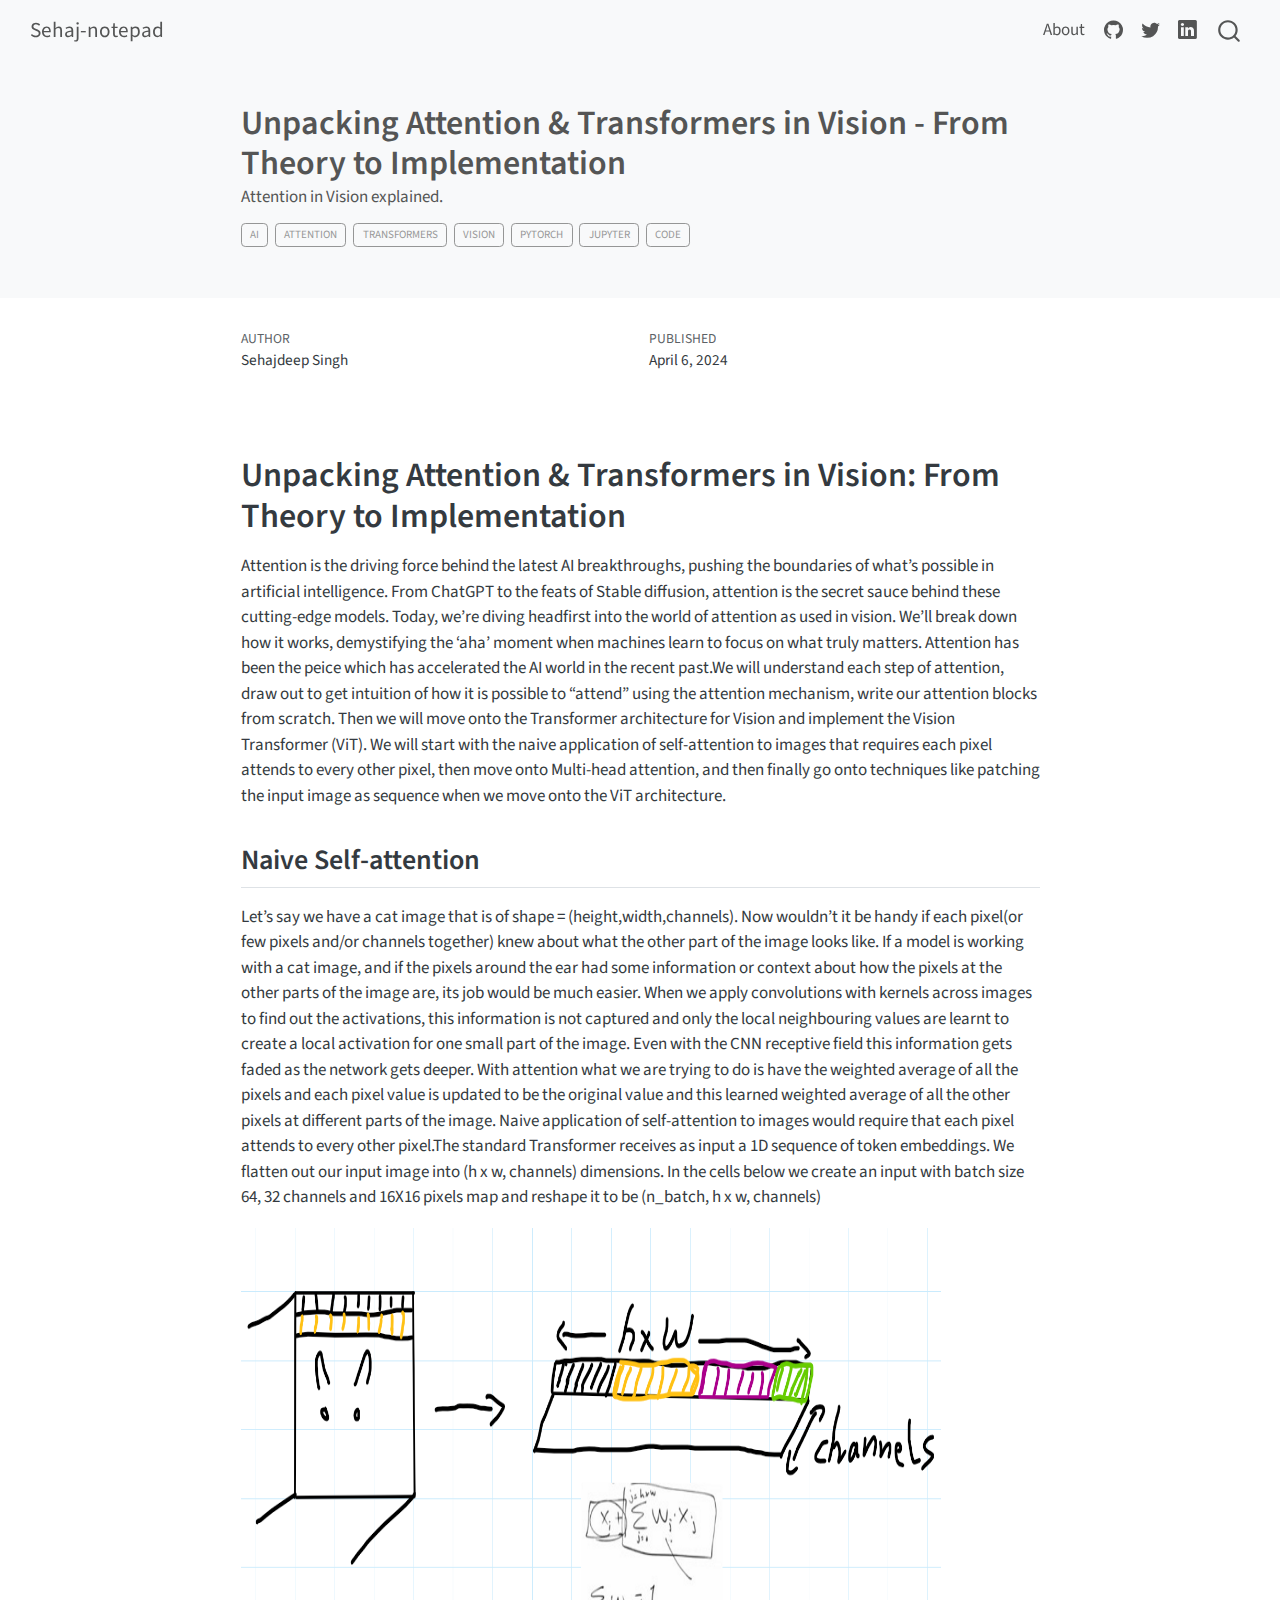
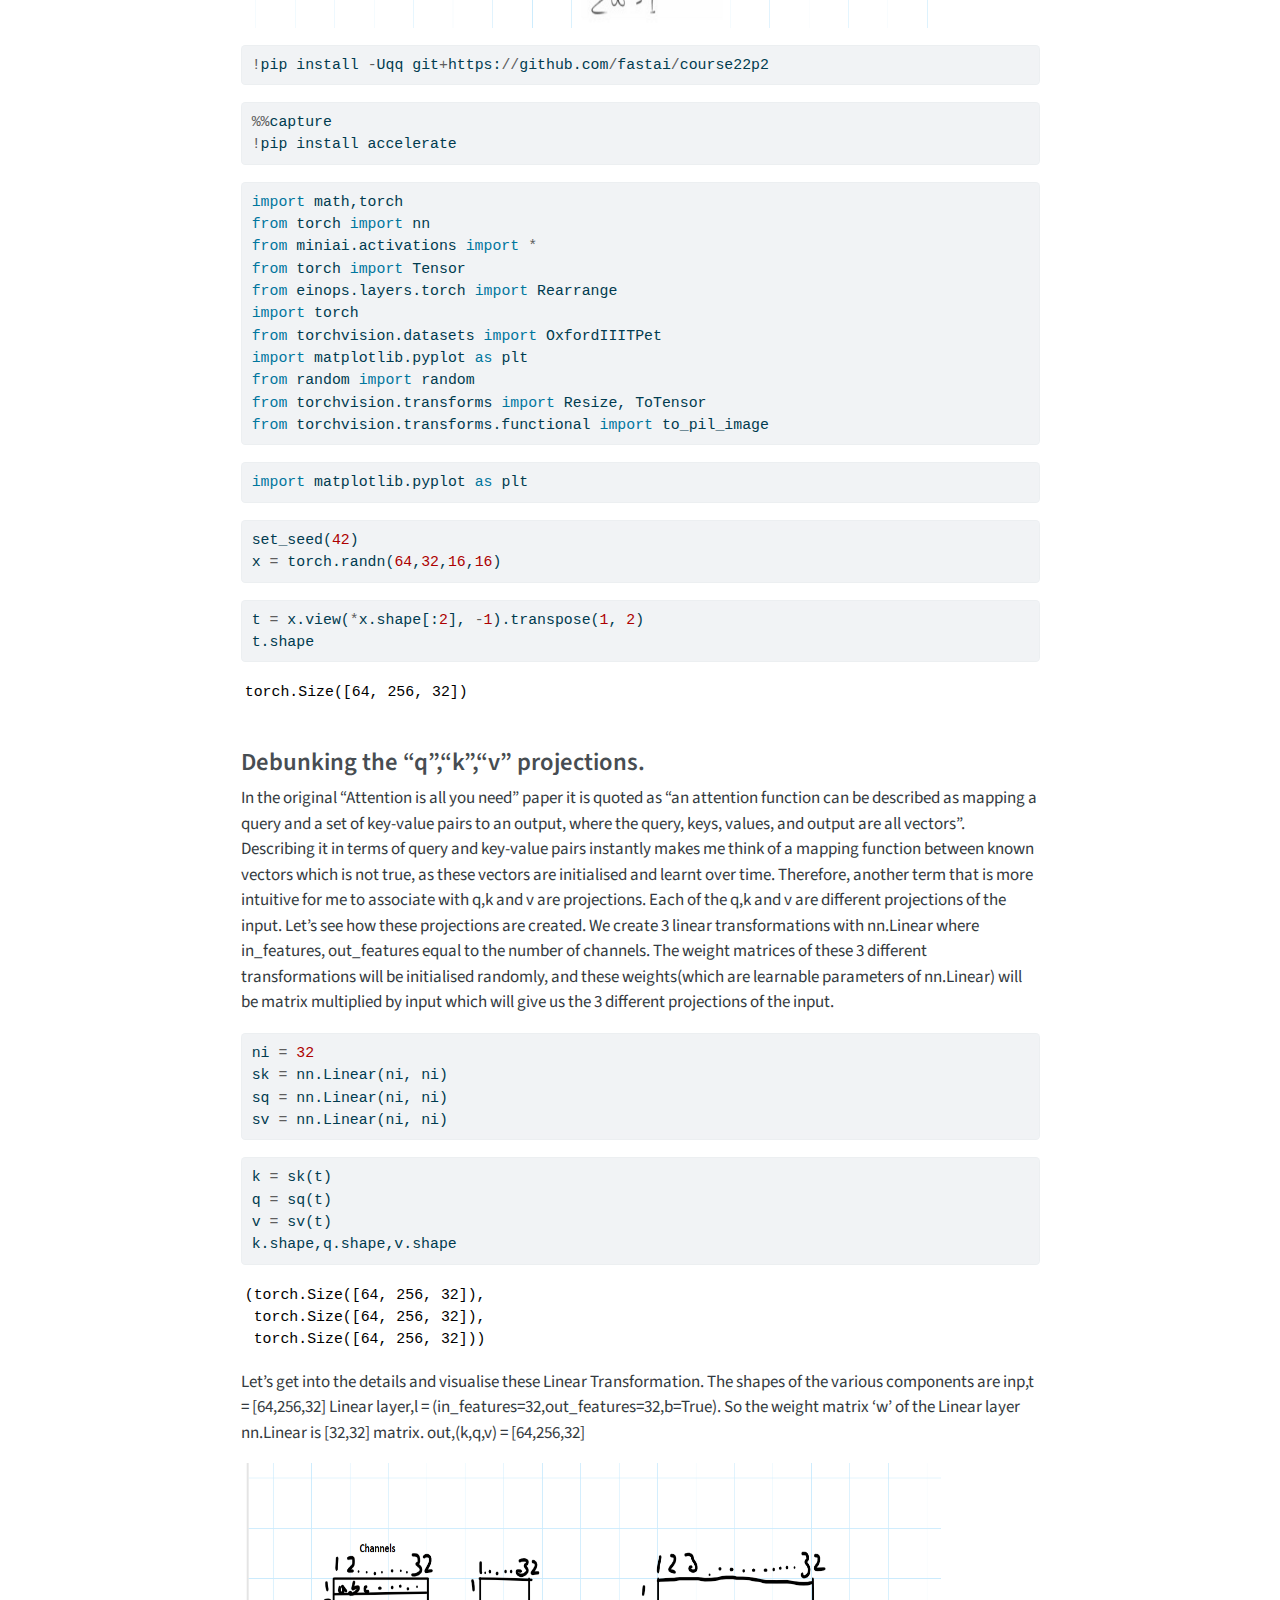
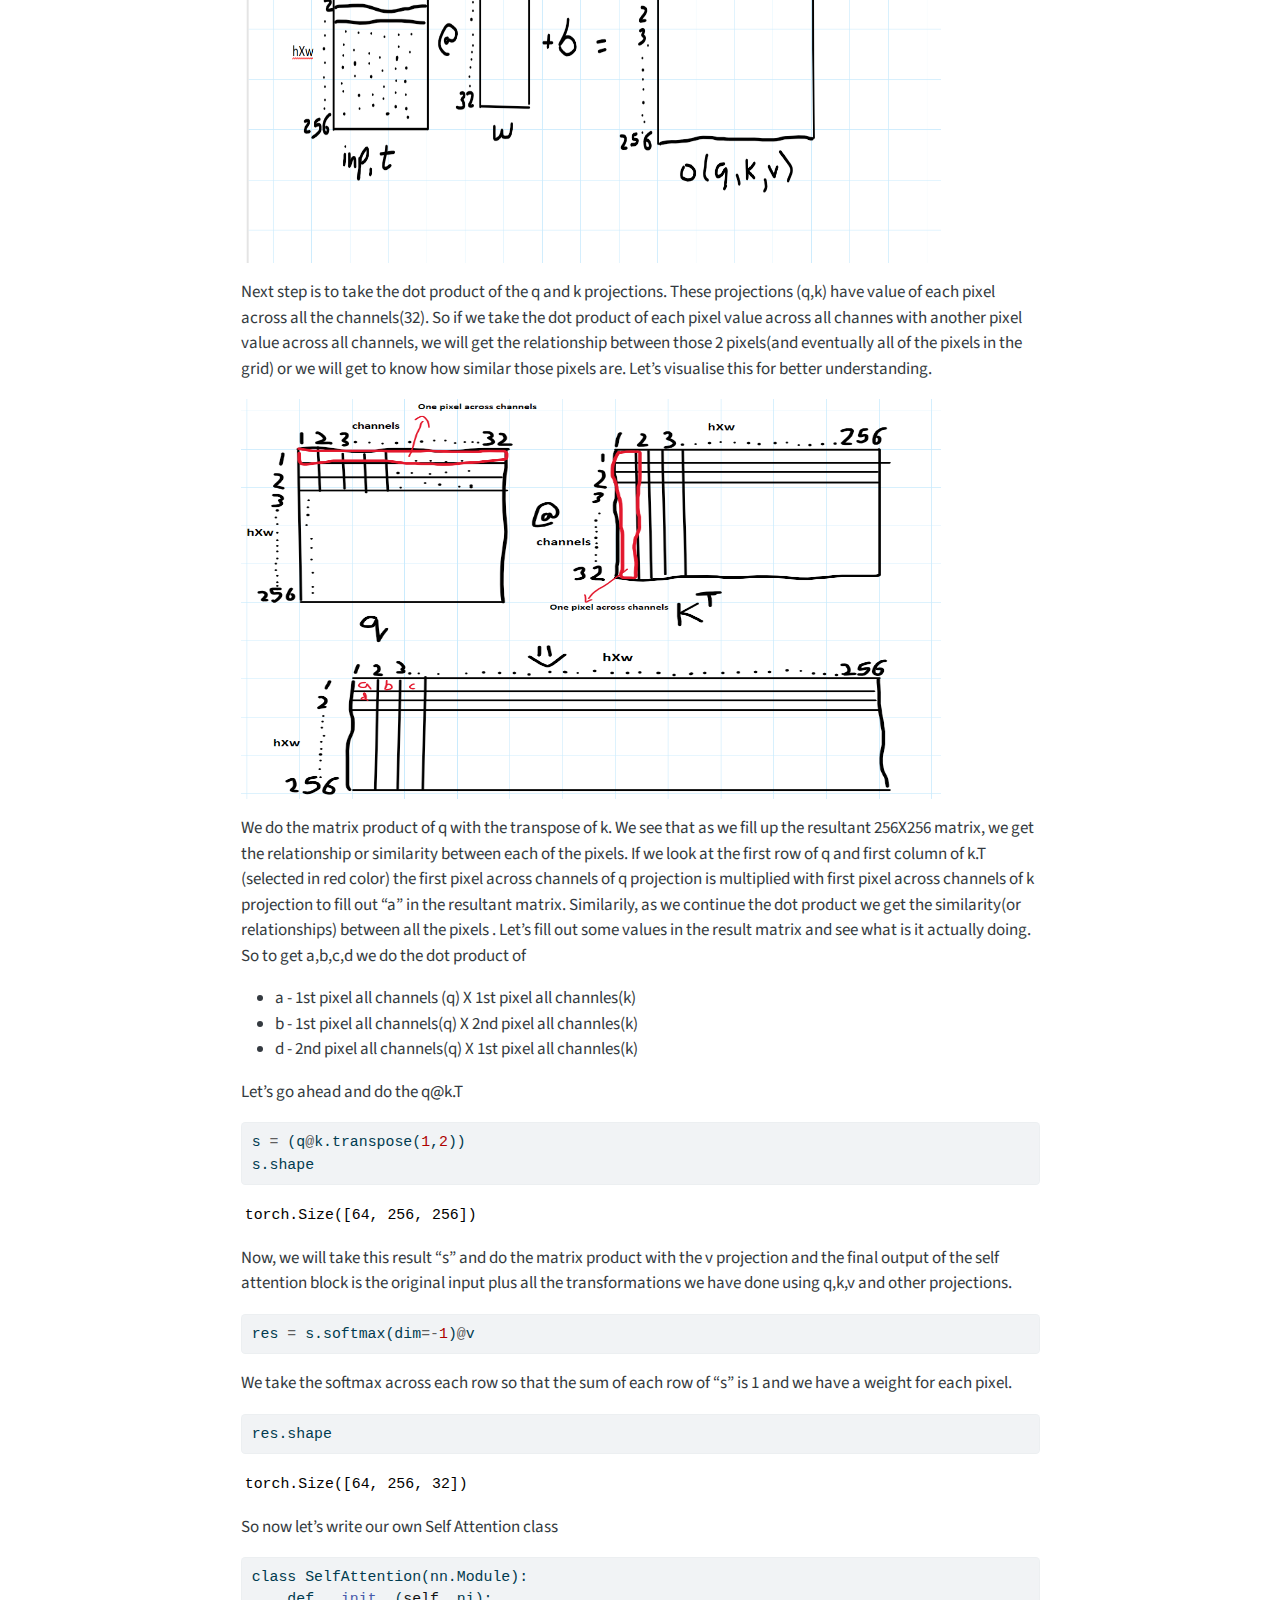
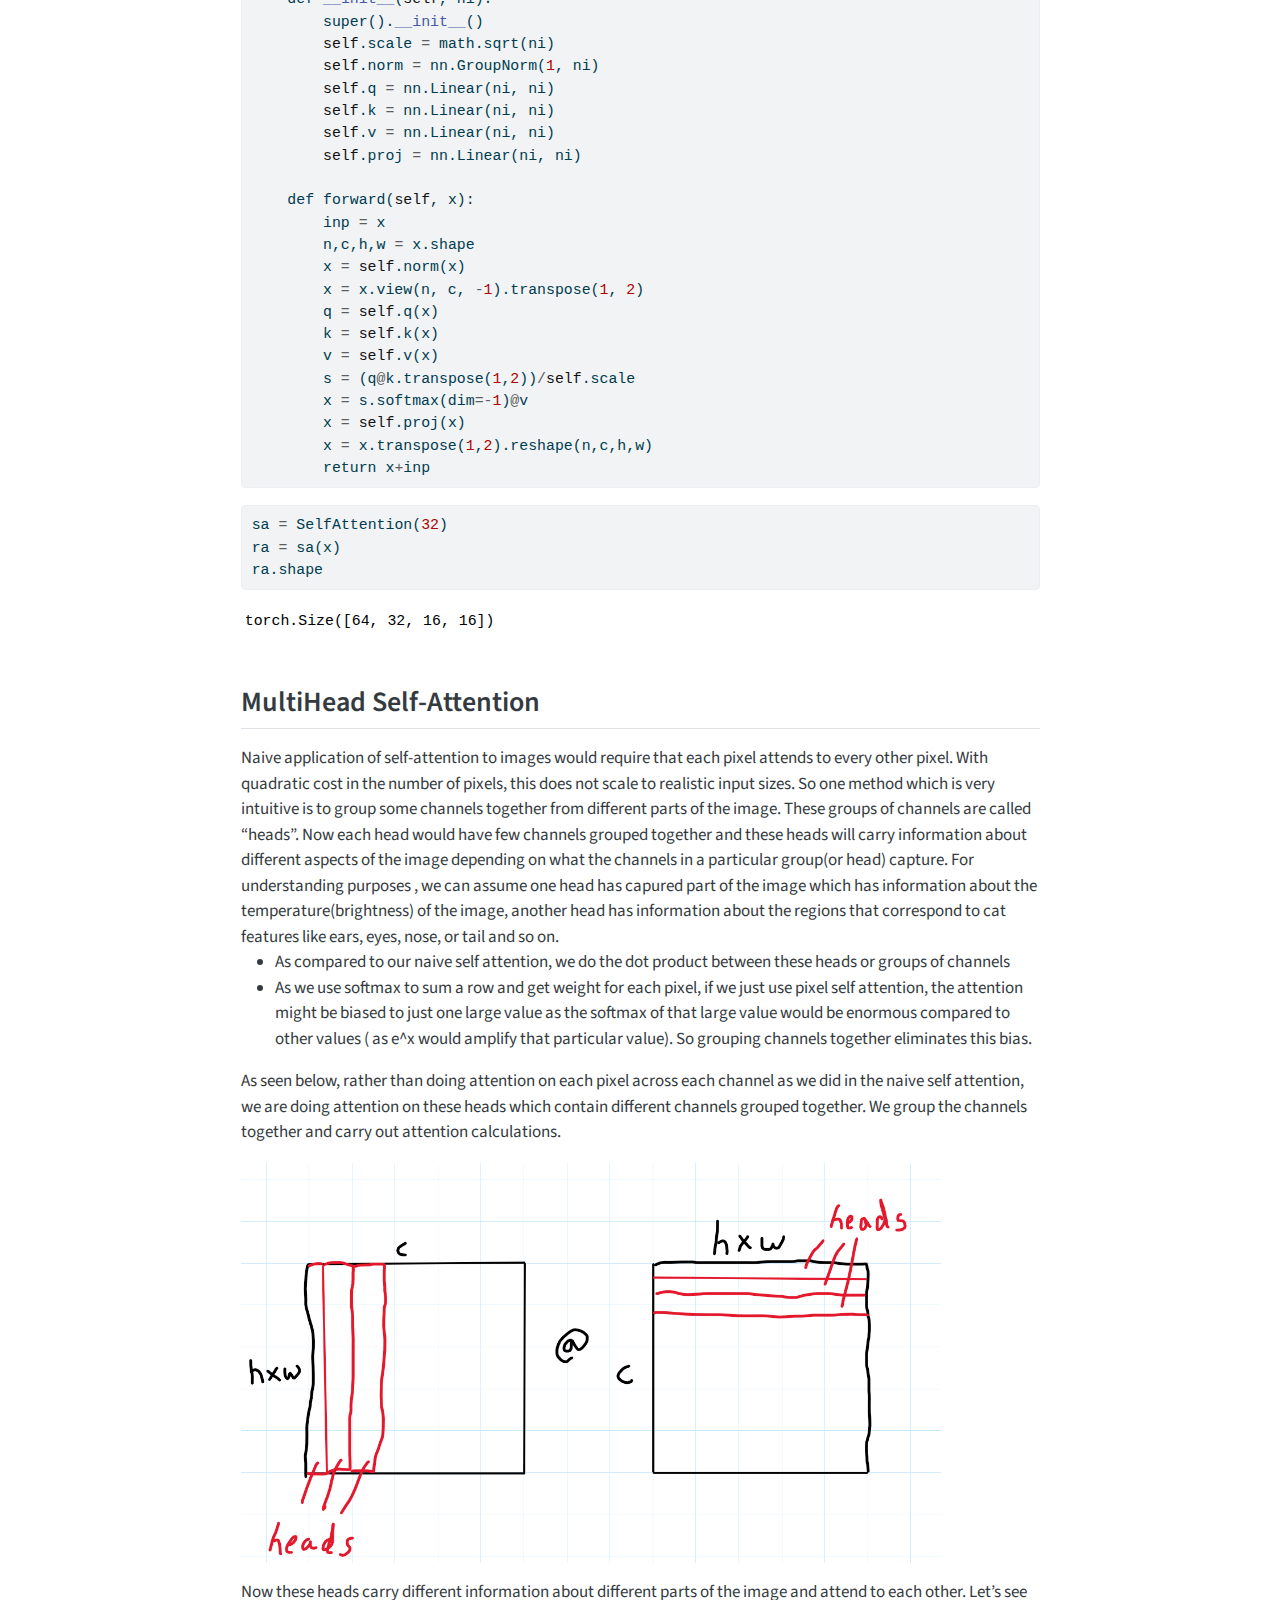
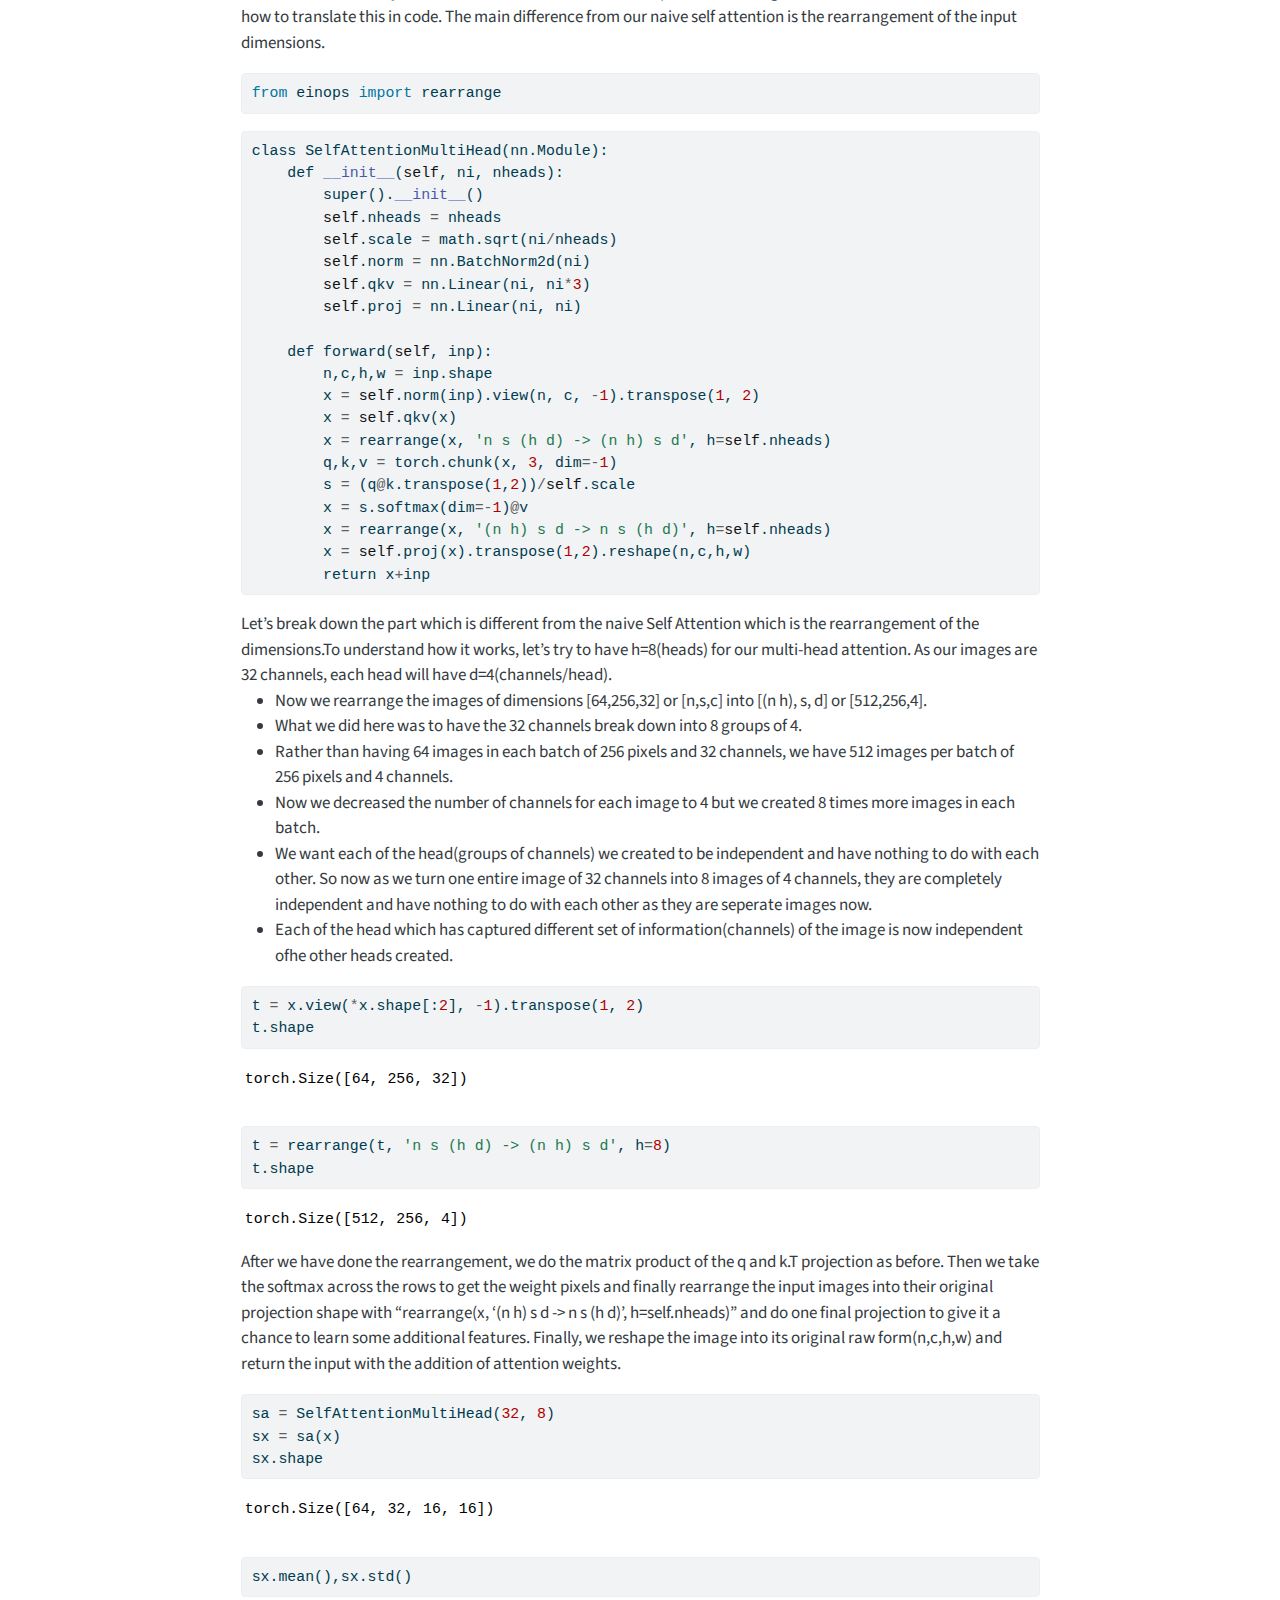
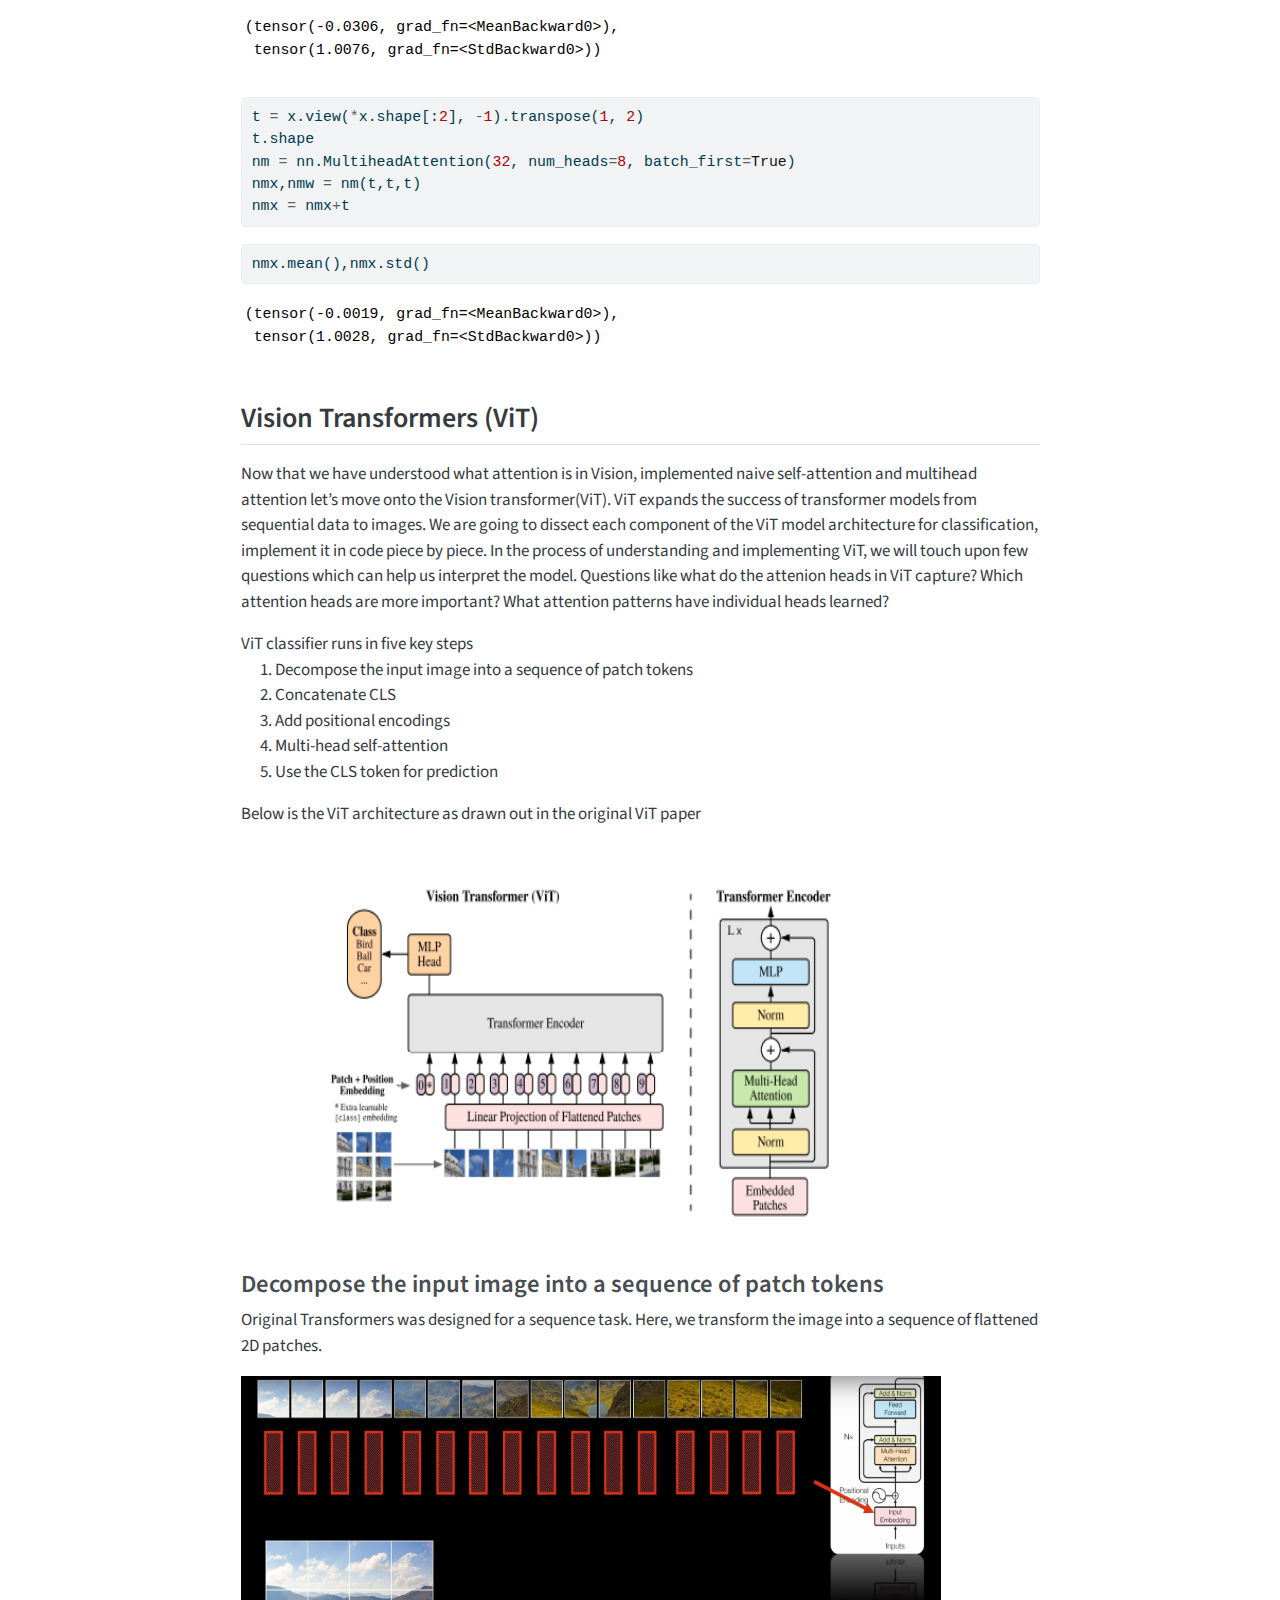
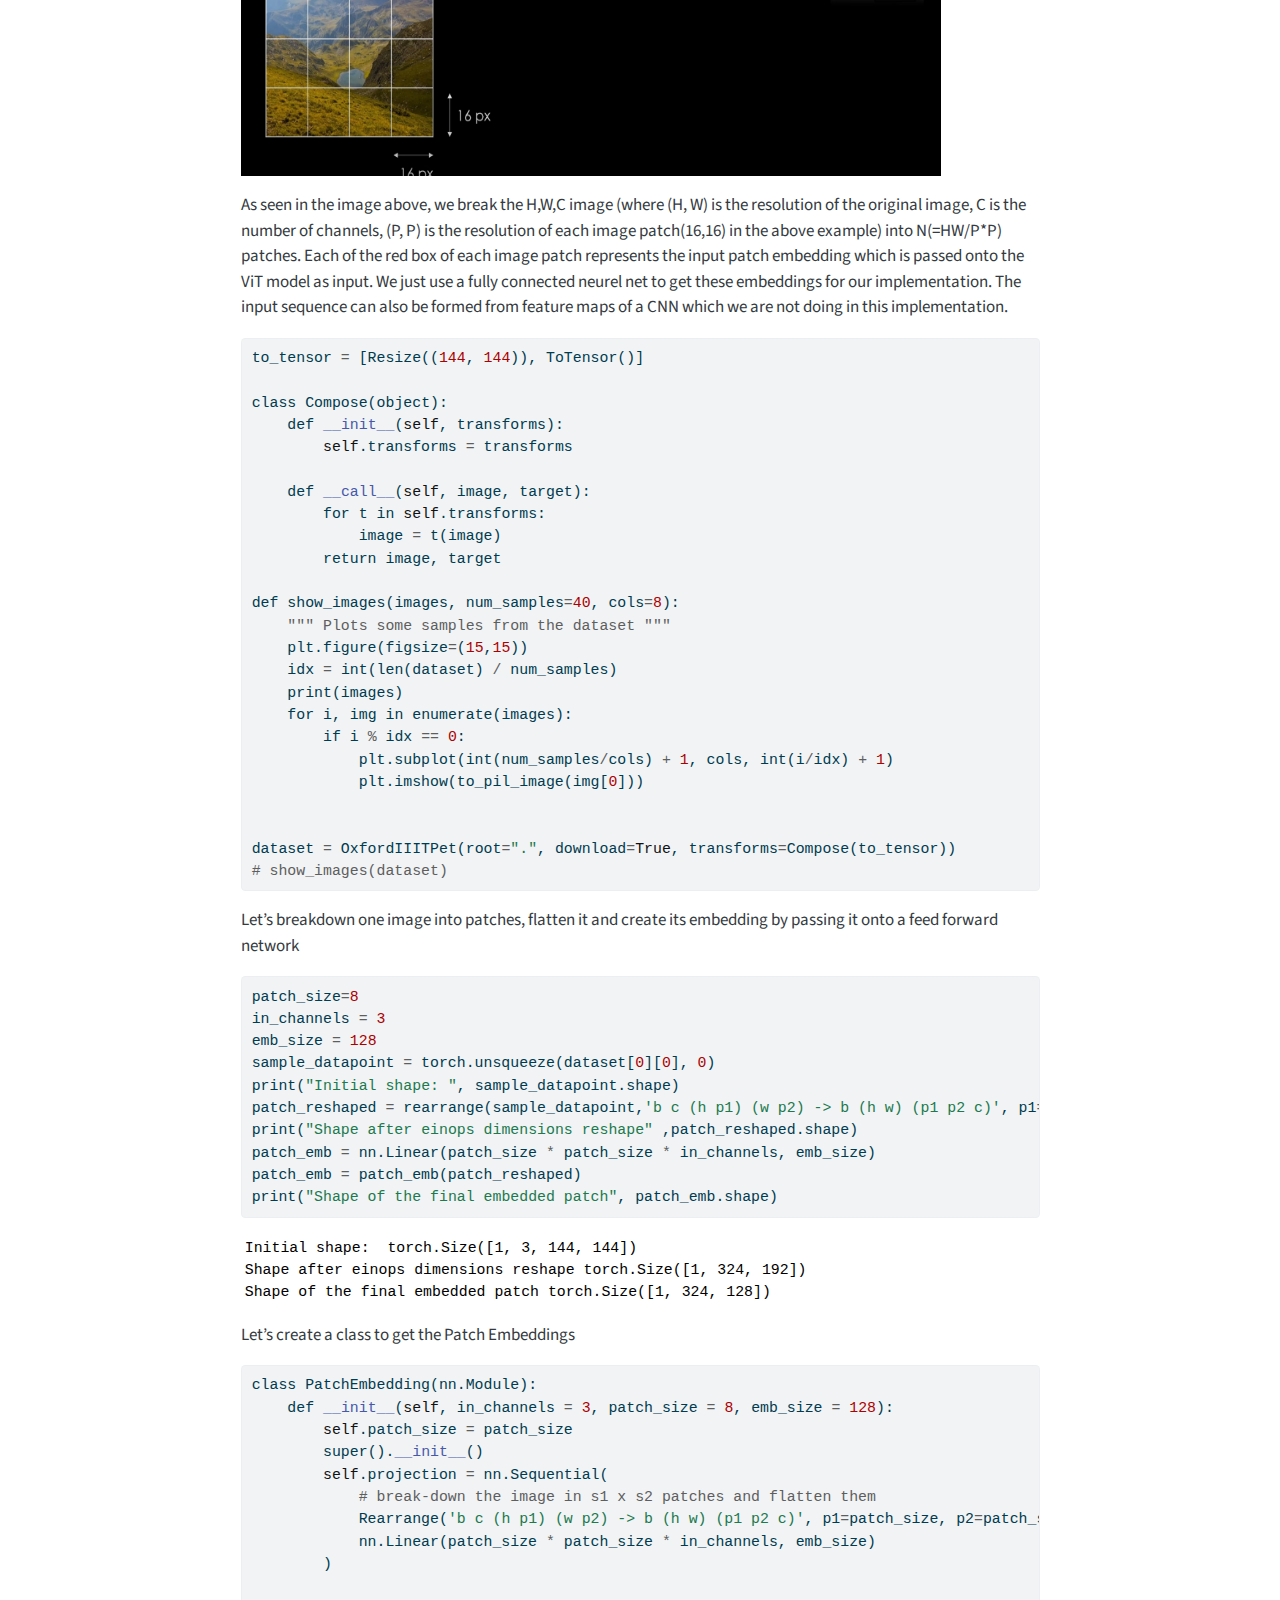
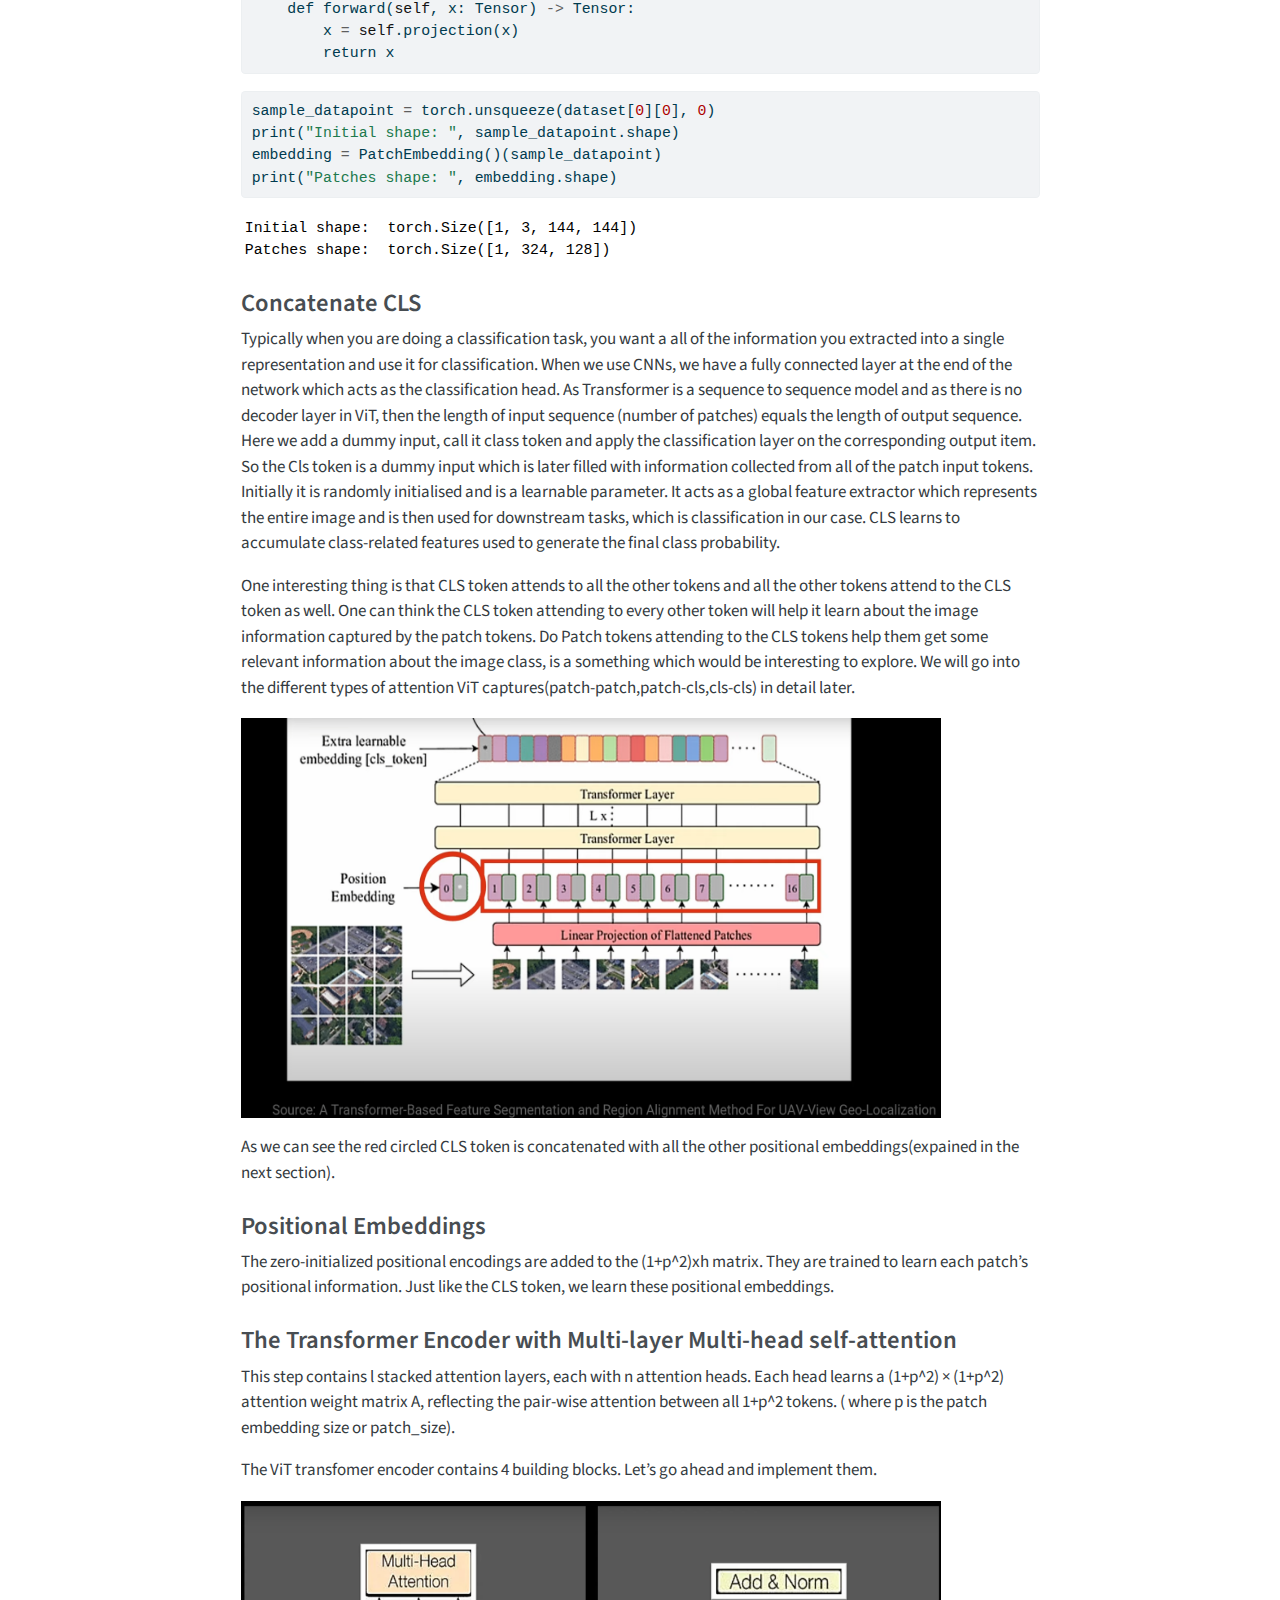
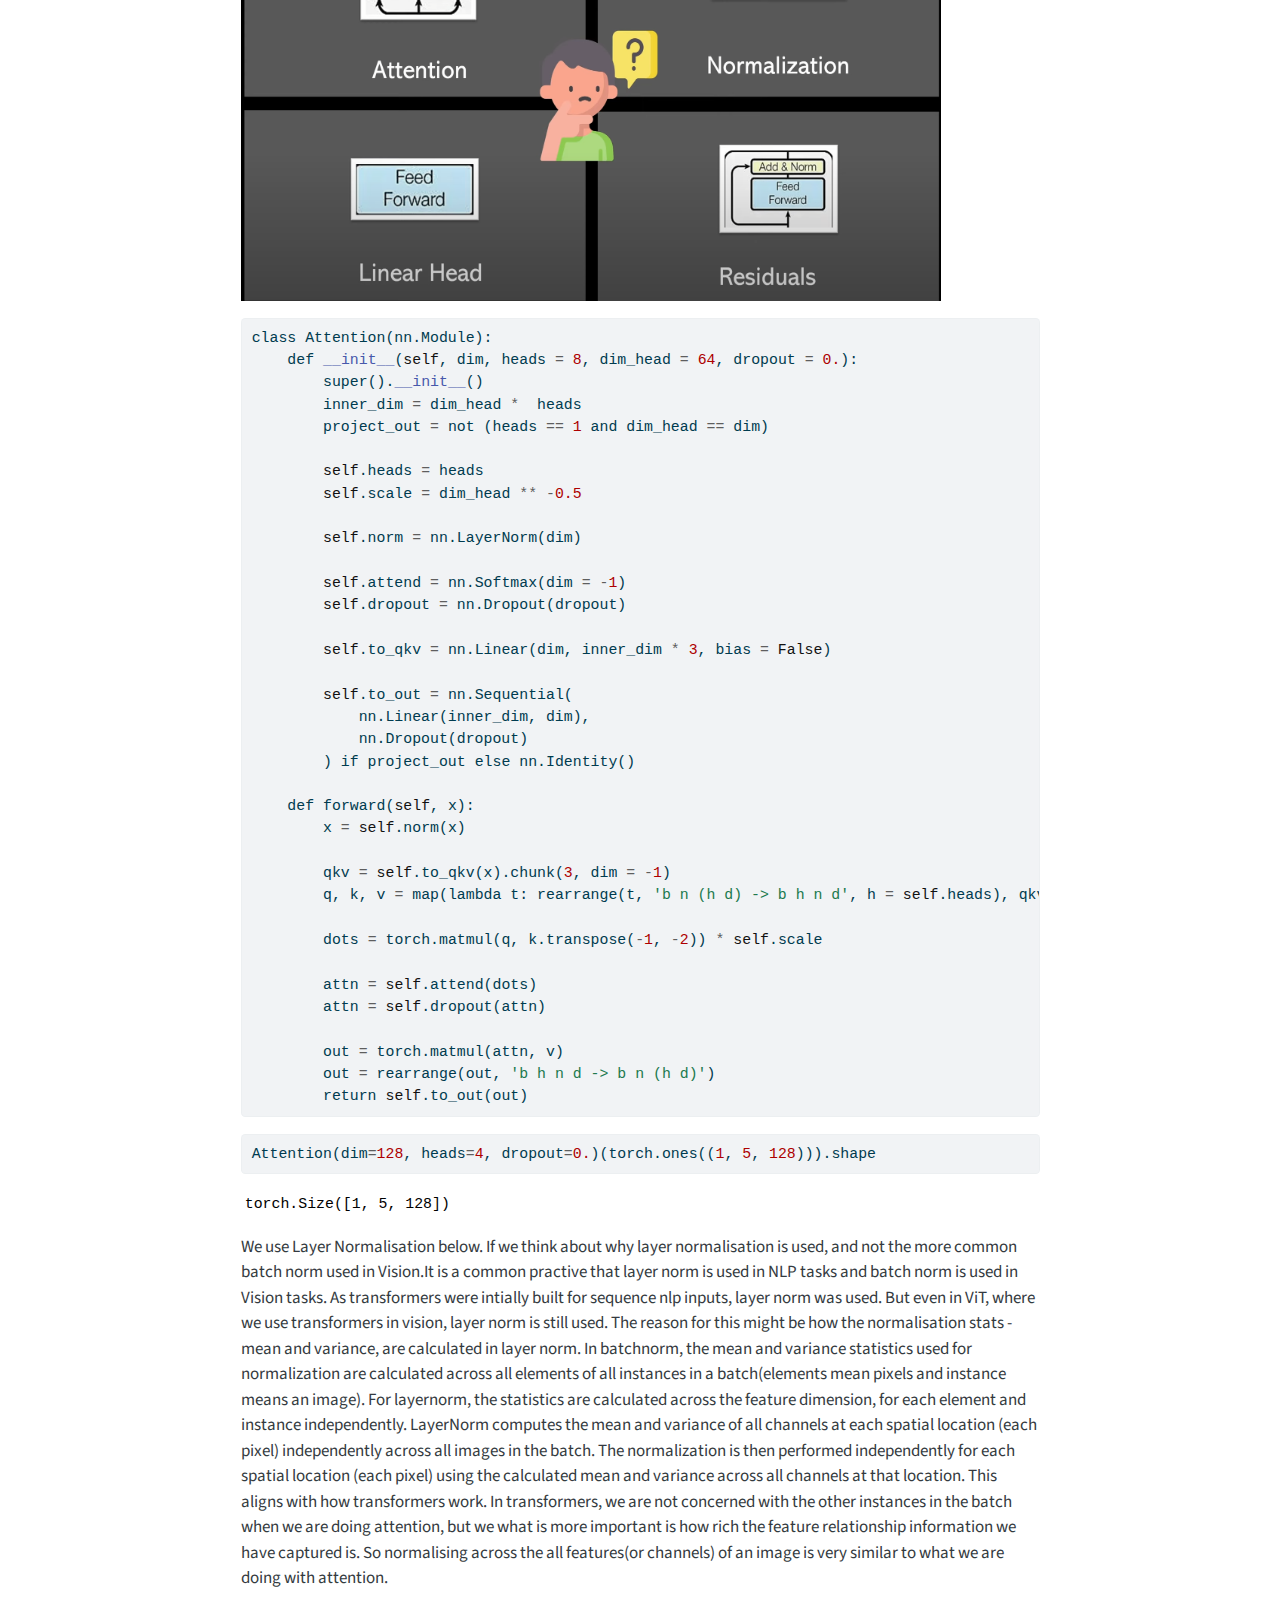
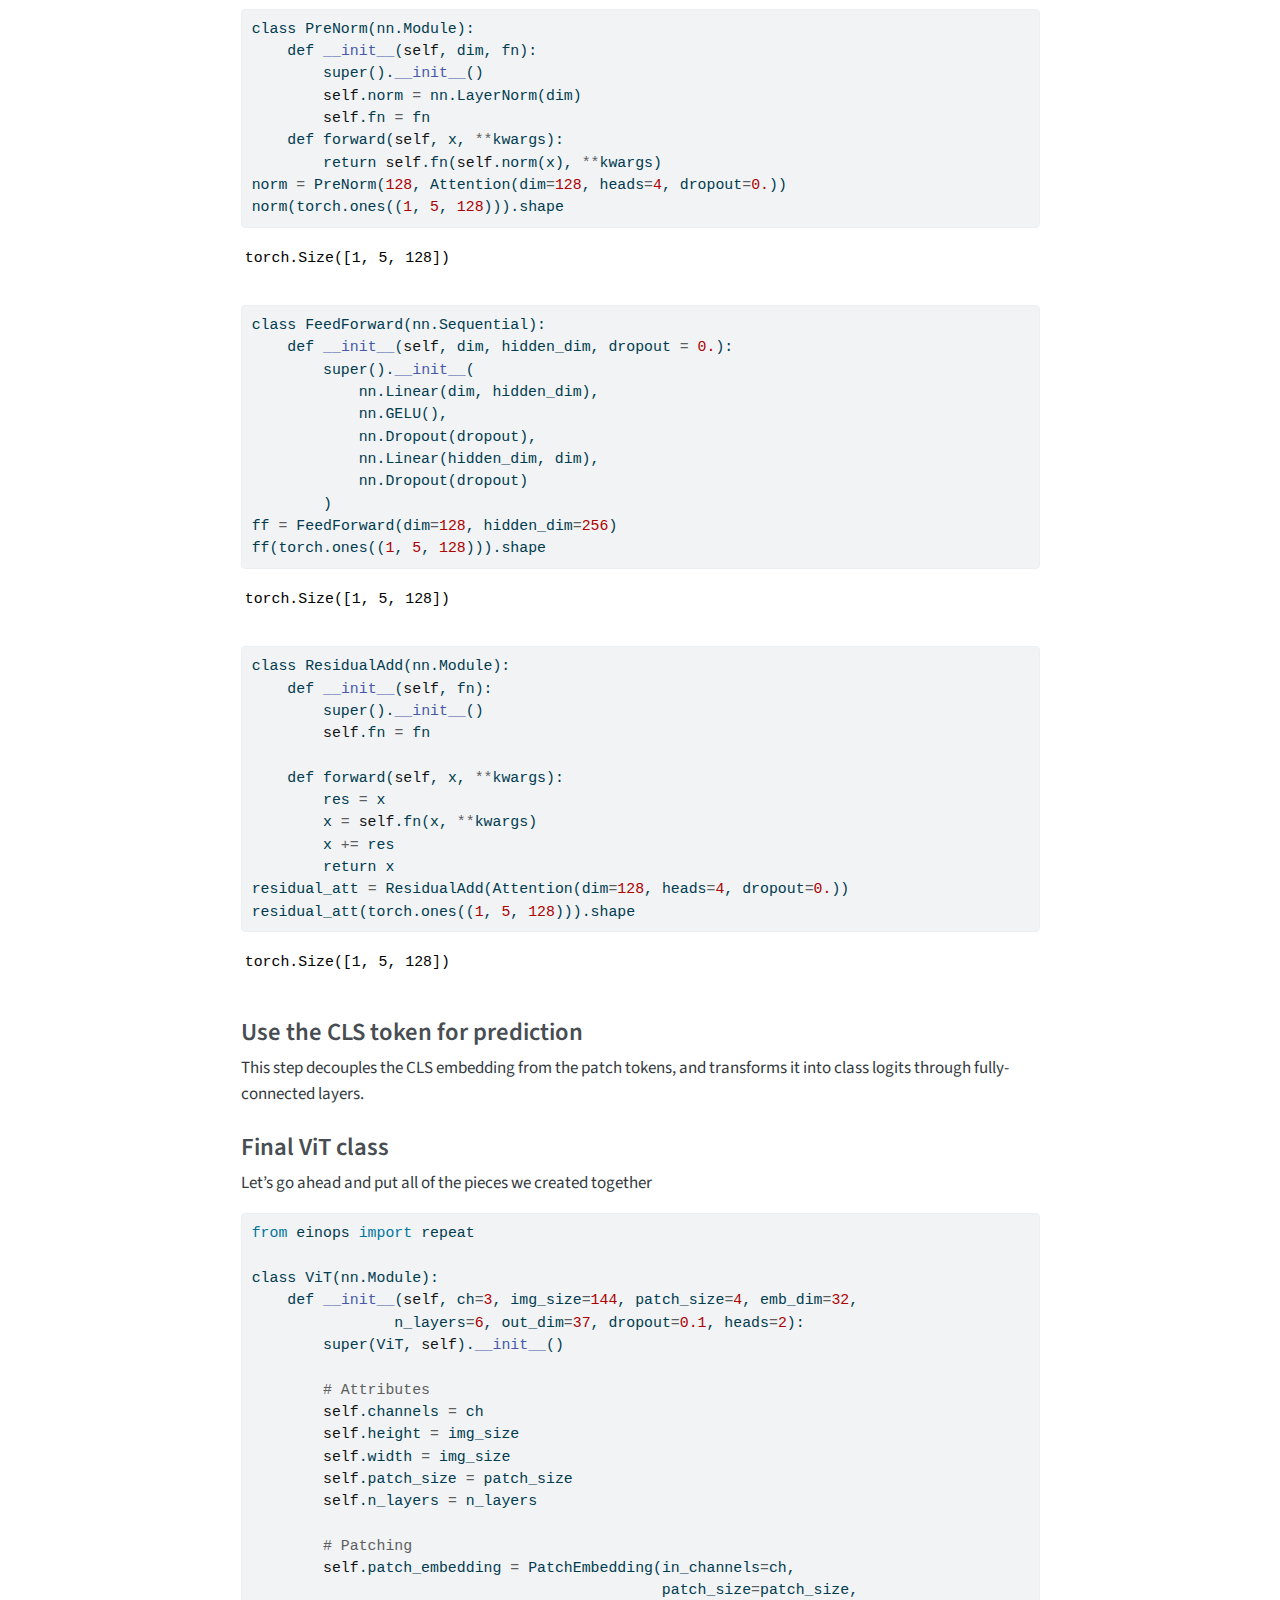
<file: posts/attention_in_vision/index.html>
<!DOCTYPE html>
<html xmlns="http://www.w3.org/1999/xhtml" lang="en" xml:lang="en"><head>

<meta charset="utf-8">
<meta name="generator" content="quarto-1.4.549">

<meta name="viewport" content="width=device-width, initial-scale=1.0, user-scalable=yes">

<meta name="author" content="Sehajdeep Singh">
<meta name="dcterms.date" content="2024-04-06">
<meta name="description" content="Attention in Vision explained.">

<title>Sehaj-notepad - Unpacking Attention &amp; Transformers in Vision - From Theory to Implementation</title>
<style>
code{white-space: pre-wrap;}
span.smallcaps{font-variant: small-caps;}
div.columns{display: flex; gap: min(4vw, 1.5em);}
div.column{flex: auto; overflow-x: auto;}
div.hanging-indent{margin-left: 1.5em; text-indent: -1.5em;}
ul.task-list{list-style: none;}
ul.task-list li input[type="checkbox"] {
  width: 0.8em;
  margin: 0 0.8em 0.2em -1em; /* quarto-specific, see https://github.com/quarto-dev/quarto-cli/issues/4556 */ 
  vertical-align: middle;
}
/* CSS for syntax highlighting */
pre > code.sourceCode { white-space: pre; position: relative; }
pre > code.sourceCode > span { line-height: 1.25; }
pre > code.sourceCode > span:empty { height: 1.2em; }
.sourceCode { overflow: visible; }
code.sourceCode > span { color: inherit; text-decoration: inherit; }
div.sourceCode { margin: 1em 0; }
pre.sourceCode { margin: 0; }
@media screen {
div.sourceCode { overflow: auto; }
}
@media print {
pre > code.sourceCode { white-space: pre-wrap; }
pre > code.sourceCode > span { text-indent: -5em; padding-left: 5em; }
}
pre.numberSource code
  { counter-reset: source-line 0; }
pre.numberSource code > span
  { position: relative; left: -4em; counter-increment: source-line; }
pre.numberSource code > span > a:first-child::before
  { content: counter(source-line);
    position: relative; left: -1em; text-align: right; vertical-align: baseline;
    border: none; display: inline-block;
    -webkit-touch-callout: none; -webkit-user-select: none;
    -khtml-user-select: none; -moz-user-select: none;
    -ms-user-select: none; user-select: none;
    padding: 0 4px; width: 4em;
  }
pre.numberSource { margin-left: 3em;  padding-left: 4px; }
div.sourceCode
  {   }
@media screen {
pre > code.sourceCode > span > a:first-child::before { text-decoration: underline; }
}
</style>


<script src="../../site_libs/quarto-nav/quarto-nav.js"></script>
<script src="../../site_libs/quarto-nav/headroom.min.js"></script>
<script src="../../site_libs/clipboard/clipboard.min.js"></script>
<script src="../../site_libs/quarto-search/autocomplete.umd.js"></script>
<script src="../../site_libs/quarto-search/fuse.min.js"></script>
<script src="../../site_libs/quarto-search/quarto-search.js"></script>
<meta name="quarto:offset" content="../../">
<script src="../../site_libs/quarto-html/quarto.js"></script>
<script src="../../site_libs/quarto-html/popper.min.js"></script>
<script src="../../site_libs/quarto-html/tippy.umd.min.js"></script>
<script src="../../site_libs/quarto-html/anchor.min.js"></script>
<link href="../../site_libs/quarto-html/tippy.css" rel="stylesheet">
<link href="../../site_libs/quarto-html/quarto-syntax-highlighting.css" rel="stylesheet" id="quarto-text-highlighting-styles">
<script src="../../site_libs/bootstrap/bootstrap.min.js"></script>
<link href="../../site_libs/bootstrap/bootstrap-icons.css" rel="stylesheet">
<link href="../../site_libs/bootstrap/bootstrap.min.css" rel="stylesheet" id="quarto-bootstrap" data-mode="light">
<script id="quarto-search-options" type="application/json">{
  "location": "navbar",
  "copy-button": false,
  "collapse-after": 3,
  "panel-placement": "end",
  "type": "overlay",
  "limit": 50,
  "keyboard-shortcut": [
    "f",
    "/",
    "s"
  ],
  "show-item-context": false,
  "language": {
    "search-no-results-text": "No results",
    "search-matching-documents-text": "matching documents",
    "search-copy-link-title": "Copy link to search",
    "search-hide-matches-text": "Hide additional matches",
    "search-more-match-text": "more match in this document",
    "search-more-matches-text": "more matches in this document",
    "search-clear-button-title": "Clear",
    "search-text-placeholder": "",
    "search-detached-cancel-button-title": "Cancel",
    "search-submit-button-title": "Submit",
    "search-label": "Search"
  }
}</script>


<link rel="stylesheet" href="../../styles.css">
</head>

<body class="nav-fixed fullcontent">

<div id="quarto-search-results"></div>
  <header id="quarto-header" class="headroom fixed-top quarto-banner">
    <nav class="navbar navbar-expand-lg " data-bs-theme="dark">
      <div class="navbar-container container-fluid">
      <div class="navbar-brand-container mx-auto">
    <a class="navbar-brand" href="../../index.html">
    <span class="navbar-title">Sehaj-notepad</span>
    </a>
  </div>
            <div id="quarto-search" class="" title="Search"></div>
          <button class="navbar-toggler" type="button" data-bs-toggle="collapse" data-bs-target="#navbarCollapse" aria-controls="navbarCollapse" aria-expanded="false" aria-label="Toggle navigation" onclick="if (window.quartoToggleHeadroom) { window.quartoToggleHeadroom(); }">
  <span class="navbar-toggler-icon"></span>
</button>
          <div class="collapse navbar-collapse" id="navbarCollapse">
            <ul class="navbar-nav navbar-nav-scroll ms-auto">
  <li class="nav-item">
    <a class="nav-link" href="../../about.html"> 
<span class="menu-text">About</span></a>
  </li>  
  <li class="nav-item compact">
    <a class="nav-link" href="https://github.com/sehajsasan"> <i class="bi bi-github" role="img">
</i> 
<span class="menu-text"></span></a>
  </li>  
  <li class="nav-item compact">
    <a class="nav-link" href="https://twitter.com/sehajsasan"> <i class="bi bi-twitter" role="img">
</i> 
<span class="menu-text"></span></a>
  </li>  
  <li class="nav-item compact">
    <a class="nav-link" href="https://www.linkedin.com/in/sehajdeeep-singh-3a54957a/"> <i class="bi bi-linkedin" role="img">
</i> 
<span class="menu-text"></span></a>
  </li>  
</ul>
          </div> <!-- /navcollapse -->
          <div class="quarto-navbar-tools">
</div>
      </div> <!-- /container-fluid -->
    </nav>
</header>
<!-- content -->
<header id="title-block-header" class="quarto-title-block default page-columns page-full">
  <div class="quarto-title-banner page-columns page-full">
    <div class="quarto-title column-body">
      <h1 class="title">Unpacking Attention &amp; Transformers in Vision - From Theory to Implementation</h1>
                  <div>
        <div class="description">
          Attention in Vision explained.
        </div>
      </div>
                          <div class="quarto-categories">
                <div class="quarto-category">AI</div>
                <div class="quarto-category">Attention</div>
                <div class="quarto-category">Transformers</div>
                <div class="quarto-category">Vision</div>
                <div class="quarto-category">pytorch</div>
                <div class="quarto-category">jupyter</div>
                <div class="quarto-category">code</div>
              </div>
                  </div>
  </div>
    
  
  <div class="quarto-title-meta">

      <div>
      <div class="quarto-title-meta-heading">Author</div>
      <div class="quarto-title-meta-contents">
               <p>Sehajdeep Singh </p>
            </div>
    </div>
      
      <div>
      <div class="quarto-title-meta-heading">Published</div>
      <div class="quarto-title-meta-contents">
        <p class="date">April 6, 2024</p>
      </div>
    </div>
    
      
    </div>
    
  
  </header><div id="quarto-content" class="quarto-container page-columns page-rows-contents page-layout-article page-navbar">
<!-- sidebar -->
<!-- margin-sidebar -->
    
<!-- main -->
<main class="content quarto-banner-title-block" id="quarto-document-content">





<section id="unpacking-attention-transformers-in-vision-from-theory-to-implementation" class="level1">
<h1>Unpacking Attention &amp; Transformers in Vision: From Theory to Implementation</h1>
<p>Attention is the driving force behind the latest AI breakthroughs, pushing the boundaries of what’s possible in artificial intelligence. From ChatGPT to the feats of Stable diffusion, attention is the secret sauce behind these cutting-edge models. Today, we’re diving headfirst into the world of attention as used in vision. We’ll break down how it works, demystifying the ‘aha’ moment when machines learn to focus on what truly matters. Attention has been the peice which has accelerated the AI world in the recent past.We will understand each step of attention, draw out to get intuition of how it is possible to “attend” using the attention mechanism, write our attention blocks from scratch. Then we will move onto the Transformer architecture for Vision and implement the Vision Transformer (ViT). We will start with the naive application of self-attention to images that requires each pixel attends to every other pixel, then move onto Multi-head attention, and then finally go onto techniques like patching the input image as sequence when we move onto the ViT architecture.</p>
<section id="naive-self-attention" class="level2">
<h2 class="anchored" data-anchor-id="naive-self-attention">Naive Self-attention</h2>
<p>Let’s say we have a cat image that is of shape = (height,width,channels). Now wouldn’t it be handy if each pixel(or few pixels and/or channels together) knew about what the other part of the image looks like. If a model is working with a cat image, and if the pixels around the ear had some information or context about how the pixels at the other parts of the image are, its job would be much easier. When we apply convolutions with kernels across images to find out the activations, this information is not captured and only the local neighbouring values are learnt to create a local activation for one small part of the image. Even with the CNN receptive field this information gets faded as the network gets deeper. With attention what we are trying to do is have the weighted average of all the pixels and each pixel value is updated to be the original value and this learned weighted average of all the other pixels at different parts of the image. Naive application of self-attention to images would require that each pixel attends to every other pixel.The standard Transformer receives as input a 1D sequence of token embeddings. We flatten out our input image into (h x w, channels) dimensions. In the cells below we create an input with batch size 64, 32 channels and 16X16 pixels map and reshape it to be (n_batch, h x w, channels)</p>
<p><img src="flatten.PNG" alt="Alternative text" width="700" height="400"></p>
<div id="8f925e9c-85b5-4cfc-a080-f7d50ce3f0f8" class="cell" data-execution_count="1">
<div class="sourceCode cell-code" id="cb1"><pre class="sourceCode python code-with-copy"><code class="sourceCode python"><span id="cb1-1"><a href="#cb1-1" aria-hidden="true" tabindex="-1"></a><span class="op">!</span>pip install <span class="op">-</span>Uqq git<span class="op">+</span>https:<span class="op">//</span>github.com<span class="op">/</span>fastai<span class="op">/</span>course22p2</span></code><button title="Copy to Clipboard" class="code-copy-button"><i class="bi"></i></button></pre></div>
</div>
<div id="cc4e3941-3f20-4d9e-88df-7581b5241a26" class="cell" data-execution_count="2">
<div class="sourceCode cell-code" id="cb2"><pre class="sourceCode python code-with-copy"><code class="sourceCode python"><span id="cb2-1"><a href="#cb2-1" aria-hidden="true" tabindex="-1"></a><span class="op">%%</span>capture</span>
<span id="cb2-2"><a href="#cb2-2" aria-hidden="true" tabindex="-1"></a><span class="op">!</span>pip install accelerate</span></code><button title="Copy to Clipboard" class="code-copy-button"><i class="bi"></i></button></pre></div>
</div>
<div id="f797696c-16fb-4141-b3fa-8f7a67b8ac4a" class="cell" data-execution_count="3">
<div class="sourceCode cell-code" id="cb3"><pre class="sourceCode python code-with-copy"><code class="sourceCode python"><span id="cb3-1"><a href="#cb3-1" aria-hidden="true" tabindex="-1"></a><span class="im">import</span> math,torch</span>
<span id="cb3-2"><a href="#cb3-2" aria-hidden="true" tabindex="-1"></a><span class="im">from</span> torch <span class="im">import</span> nn</span>
<span id="cb3-3"><a href="#cb3-3" aria-hidden="true" tabindex="-1"></a><span class="im">from</span> miniai.activations <span class="im">import</span> <span class="op">*</span></span>
<span id="cb3-4"><a href="#cb3-4" aria-hidden="true" tabindex="-1"></a><span class="im">from</span> torch <span class="im">import</span> Tensor</span>
<span id="cb3-5"><a href="#cb3-5" aria-hidden="true" tabindex="-1"></a><span class="im">from</span> einops.layers.torch <span class="im">import</span> Rearrange</span>
<span id="cb3-6"><a href="#cb3-6" aria-hidden="true" tabindex="-1"></a><span class="im">import</span> torch</span>
<span id="cb3-7"><a href="#cb3-7" aria-hidden="true" tabindex="-1"></a><span class="im">from</span> torchvision.datasets <span class="im">import</span> OxfordIIITPet</span>
<span id="cb3-8"><a href="#cb3-8" aria-hidden="true" tabindex="-1"></a><span class="im">import</span> matplotlib.pyplot <span class="im">as</span> plt</span>
<span id="cb3-9"><a href="#cb3-9" aria-hidden="true" tabindex="-1"></a><span class="im">from</span> random <span class="im">import</span> random</span>
<span id="cb3-10"><a href="#cb3-10" aria-hidden="true" tabindex="-1"></a><span class="im">from</span> torchvision.transforms <span class="im">import</span> Resize, ToTensor</span>
<span id="cb3-11"><a href="#cb3-11" aria-hidden="true" tabindex="-1"></a><span class="im">from</span> torchvision.transforms.functional <span class="im">import</span> to_pil_image</span></code><button title="Copy to Clipboard" class="code-copy-button"><i class="bi"></i></button></pre></div>
</div>
<div id="50dc1bbb-6c2c-40f9-9563-e895da5e66ae" class="cell" data-execution_count="4">
<div class="sourceCode cell-code" id="cb4"><pre class="sourceCode python code-with-copy"><code class="sourceCode python"><span id="cb4-1"><a href="#cb4-1" aria-hidden="true" tabindex="-1"></a><span class="im">import</span> matplotlib.pyplot <span class="im">as</span> plt</span></code><button title="Copy to Clipboard" class="code-copy-button"><i class="bi"></i></button></pre></div>
</div>
<div id="13796b1b-55e5-4be8-901e-2871938e942f" class="cell" data-execution_count="5">
<div class="sourceCode cell-code" id="cb5"><pre class="sourceCode python code-with-copy"><code class="sourceCode python"><span id="cb5-1"><a href="#cb5-1" aria-hidden="true" tabindex="-1"></a>set_seed(<span class="dv">42</span>)</span>
<span id="cb5-2"><a href="#cb5-2" aria-hidden="true" tabindex="-1"></a>x <span class="op">=</span> torch.randn(<span class="dv">64</span>,<span class="dv">32</span>,<span class="dv">16</span>,<span class="dv">16</span>)</span></code><button title="Copy to Clipboard" class="code-copy-button"><i class="bi"></i></button></pre></div>
</div>
<div id="2a0219ce-48ce-4d0f-af84-52f4845a4463" class="cell" data-execution_count="6">
<div class="sourceCode cell-code" id="cb6"><pre class="sourceCode python code-with-copy"><code class="sourceCode python"><span id="cb6-1"><a href="#cb6-1" aria-hidden="true" tabindex="-1"></a>t <span class="op">=</span> x.view(<span class="op">*</span>x.shape[:<span class="dv">2</span>], <span class="op">-</span><span class="dv">1</span>).transpose(<span class="dv">1</span>, <span class="dv">2</span>)</span>
<span id="cb6-2"><a href="#cb6-2" aria-hidden="true" tabindex="-1"></a>t.shape</span></code><button title="Copy to Clipboard" class="code-copy-button"><i class="bi"></i></button></pre></div>
<div class="cell-output cell-output-display" data-execution_count="6">
<pre><code>torch.Size([64, 256, 32])</code></pre>
</div>
</div>
<section id="debunking-the-qkv-projections." class="level3">
<h3 class="anchored" data-anchor-id="debunking-the-qkv-projections.">Debunking the “q”,“k”,“v” projections.</h3>
<p>In the original “Attention is all you need” paper it is quoted as “an attention function can be described as mapping a query and a set of key-value pairs to an output, where the query, keys, values, and output are all vectors”. Describing it in terms of query and key-value pairs instantly makes me think of a mapping function between known vectors which is not true, as these vectors are initialised and learnt over time. Therefore, another term that is more intuitive for me to associate with q,k and v are projections. Each of the q,k and v are different projections of the input. Let’s see how these projections are created. We create 3 linear transformations with nn.Linear where in_features, out_features equal to the number of channels. The weight matrices of these 3 different transformations will be initialised randomly, and these weights(which are learnable parameters of nn.Linear) will be matrix multiplied by input which will give us the 3 different projections of the input.</p>
<div id="09332f33-7ec2-49e6-84dc-8a8fc36c73a6" class="cell" data-execution_count="7">
<div class="sourceCode cell-code" id="cb8"><pre class="sourceCode python code-with-copy"><code class="sourceCode python"><span id="cb8-1"><a href="#cb8-1" aria-hidden="true" tabindex="-1"></a>ni <span class="op">=</span> <span class="dv">32</span></span>
<span id="cb8-2"><a href="#cb8-2" aria-hidden="true" tabindex="-1"></a>sk <span class="op">=</span> nn.Linear(ni, ni)</span>
<span id="cb8-3"><a href="#cb8-3" aria-hidden="true" tabindex="-1"></a>sq <span class="op">=</span> nn.Linear(ni, ni)</span>
<span id="cb8-4"><a href="#cb8-4" aria-hidden="true" tabindex="-1"></a>sv <span class="op">=</span> nn.Linear(ni, ni)</span></code><button title="Copy to Clipboard" class="code-copy-button"><i class="bi"></i></button></pre></div>
</div>
<div id="42d87cbf-2534-4eff-97b8-4697b56d48b6" class="cell" data-execution_count="8">
<div class="sourceCode cell-code" id="cb9"><pre class="sourceCode python code-with-copy"><code class="sourceCode python"><span id="cb9-1"><a href="#cb9-1" aria-hidden="true" tabindex="-1"></a>k <span class="op">=</span> sk(t)</span>
<span id="cb9-2"><a href="#cb9-2" aria-hidden="true" tabindex="-1"></a>q <span class="op">=</span> sq(t)</span>
<span id="cb9-3"><a href="#cb9-3" aria-hidden="true" tabindex="-1"></a>v <span class="op">=</span> sv(t)</span>
<span id="cb9-4"><a href="#cb9-4" aria-hidden="true" tabindex="-1"></a>k.shape,q.shape,v.shape</span></code><button title="Copy to Clipboard" class="code-copy-button"><i class="bi"></i></button></pre></div>
<div class="cell-output cell-output-display" data-execution_count="8">
<pre><code>(torch.Size([64, 256, 32]),
 torch.Size([64, 256, 32]),
 torch.Size([64, 256, 32]))</code></pre>
</div>
</div>
<p>Let’s get into the details and visualise these Linear Transformation. The shapes of the various components are inp,t = [64,256,32] Linear layer,l = (in_features=32,out_features=32,b=True). So the weight matrix ‘w’ of the Linear layer nn.Linear is [32,32] matrix. out,(k,q,v) = [64,256,32]</p>
<p><img src="linear_transform.png" alt="Alternative text" width="700" height="400"></p>
<p>Next step is to take the dot product of the q and k projections. These projections (q,k) have value of each pixel across all the channels(32). So if we take the dot product of each pixel value across all channes with another pixel value across all channels, we will get the relationship between those 2 pixels(and eventually all of the pixels in the grid) or we will get to know how similar those pixels are. Let’s visualise this for better understanding.</p>
<p><img src="qk.PNG" alt="Alternative text" width="700" height="400"></p>
<p>We do the matrix product of q with the transpose of k. We see that as we fill up the resultant 256X256 matrix, we get the relationship or similarity between each of the pixels. If we look at the first row of q and first column of k.T (selected in red color) the first pixel across channels of q projection is multiplied with first pixel across channels of k projection to fill out “a” in the resultant matrix. Similarily, as we continue the dot product we get the similarity(or relationships) between all the pixels . Let’s fill out some values in the result matrix and see what is it actually doing. So to get a,b,c,d we do the dot product of</p>
<ul>
<li>
a - 1st pixel all channels (q) X 1st pixel all channles(k)
</li>
<li>
b - 1st pixel all channels(q) X 2nd pixel all channles(k)
</li>
<li>
d - 2nd pixel all channels(q) X 1st pixel all channles(k)
</li>
</ul>
<p>Let’s go ahead and do the q@k.T</p>
<div id="fdb3367c-a2f7-483d-9a34-1dc8b27970f2" class="cell" data-execution_count="9">
<div class="sourceCode cell-code" id="cb11"><pre class="sourceCode python code-with-copy"><code class="sourceCode python"><span id="cb11-1"><a href="#cb11-1" aria-hidden="true" tabindex="-1"></a>s <span class="op">=</span> (q<span class="op">@</span>k.transpose(<span class="dv">1</span>,<span class="dv">2</span>))</span>
<span id="cb11-2"><a href="#cb11-2" aria-hidden="true" tabindex="-1"></a>s.shape</span></code><button title="Copy to Clipboard" class="code-copy-button"><i class="bi"></i></button></pre></div>
<div class="cell-output cell-output-display" data-execution_count="9">
<pre><code>torch.Size([64, 256, 256])</code></pre>
</div>
</div>
<p>Now, we will take this result “s” and do the matrix product with the v projection and the final output of the self attention block is the original input plus all the transformations we have done using q,k,v and other projections.</p>
<div id="f635e8e8-45e7-4a76-93cb-2f4d5d21fd9c" class="cell" data-execution_count="10">
<div class="sourceCode cell-code" id="cb13"><pre class="sourceCode python code-with-copy"><code class="sourceCode python"><span id="cb13-1"><a href="#cb13-1" aria-hidden="true" tabindex="-1"></a>res <span class="op">=</span> s.softmax(dim<span class="op">=-</span><span class="dv">1</span>)<span class="op">@</span>v</span></code><button title="Copy to Clipboard" class="code-copy-button"><i class="bi"></i></button></pre></div>
</div>
<p>We take the softmax across each row so that the sum of each row of “s” is 1 and we have a weight for each pixel.</p>
<div id="c01a159d-e42e-41f5-a139-8b4622fedf24" class="cell" data-execution_count="11">
<div class="sourceCode cell-code" id="cb14"><pre class="sourceCode python code-with-copy"><code class="sourceCode python"><span id="cb14-1"><a href="#cb14-1" aria-hidden="true" tabindex="-1"></a>res.shape</span></code><button title="Copy to Clipboard" class="code-copy-button"><i class="bi"></i></button></pre></div>
<div class="cell-output cell-output-display" data-execution_count="11">
<pre><code>torch.Size([64, 256, 32])</code></pre>
</div>
</div>
<p>So now let’s write our own Self Attention class</p>
<div id="d56c1263-ecc4-4d5d-af08-a86fc42a93fd" class="cell" data-execution_count="12">
<div class="sourceCode cell-code" id="cb16"><pre class="sourceCode python code-with-copy"><code class="sourceCode python"><span id="cb16-1"><a href="#cb16-1" aria-hidden="true" tabindex="-1"></a><span class="kw">class</span> SelfAttention(nn.Module):</span>
<span id="cb16-2"><a href="#cb16-2" aria-hidden="true" tabindex="-1"></a>    <span class="kw">def</span> <span class="fu">__init__</span>(<span class="va">self</span>, ni):</span>
<span id="cb16-3"><a href="#cb16-3" aria-hidden="true" tabindex="-1"></a>        <span class="bu">super</span>().<span class="fu">__init__</span>()</span>
<span id="cb16-4"><a href="#cb16-4" aria-hidden="true" tabindex="-1"></a>        <span class="va">self</span>.scale <span class="op">=</span> math.sqrt(ni)</span>
<span id="cb16-5"><a href="#cb16-5" aria-hidden="true" tabindex="-1"></a>        <span class="va">self</span>.norm <span class="op">=</span> nn.GroupNorm(<span class="dv">1</span>, ni)</span>
<span id="cb16-6"><a href="#cb16-6" aria-hidden="true" tabindex="-1"></a>        <span class="va">self</span>.q <span class="op">=</span> nn.Linear(ni, ni)</span>
<span id="cb16-7"><a href="#cb16-7" aria-hidden="true" tabindex="-1"></a>        <span class="va">self</span>.k <span class="op">=</span> nn.Linear(ni, ni)</span>
<span id="cb16-8"><a href="#cb16-8" aria-hidden="true" tabindex="-1"></a>        <span class="va">self</span>.v <span class="op">=</span> nn.Linear(ni, ni)</span>
<span id="cb16-9"><a href="#cb16-9" aria-hidden="true" tabindex="-1"></a>        <span class="va">self</span>.proj <span class="op">=</span> nn.Linear(ni, ni)</span>
<span id="cb16-10"><a href="#cb16-10" aria-hidden="true" tabindex="-1"></a>    </span>
<span id="cb16-11"><a href="#cb16-11" aria-hidden="true" tabindex="-1"></a>    <span class="kw">def</span> forward(<span class="va">self</span>, x):</span>
<span id="cb16-12"><a href="#cb16-12" aria-hidden="true" tabindex="-1"></a>        inp <span class="op">=</span> x</span>
<span id="cb16-13"><a href="#cb16-13" aria-hidden="true" tabindex="-1"></a>        n,c,h,w <span class="op">=</span> x.shape</span>
<span id="cb16-14"><a href="#cb16-14" aria-hidden="true" tabindex="-1"></a>        x <span class="op">=</span> <span class="va">self</span>.norm(x)</span>
<span id="cb16-15"><a href="#cb16-15" aria-hidden="true" tabindex="-1"></a>        x <span class="op">=</span> x.view(n, c, <span class="op">-</span><span class="dv">1</span>).transpose(<span class="dv">1</span>, <span class="dv">2</span>)</span>
<span id="cb16-16"><a href="#cb16-16" aria-hidden="true" tabindex="-1"></a>        q <span class="op">=</span> <span class="va">self</span>.q(x)</span>
<span id="cb16-17"><a href="#cb16-17" aria-hidden="true" tabindex="-1"></a>        k <span class="op">=</span> <span class="va">self</span>.k(x)</span>
<span id="cb16-18"><a href="#cb16-18" aria-hidden="true" tabindex="-1"></a>        v <span class="op">=</span> <span class="va">self</span>.v(x)</span>
<span id="cb16-19"><a href="#cb16-19" aria-hidden="true" tabindex="-1"></a>        s <span class="op">=</span> (q<span class="op">@</span>k.transpose(<span class="dv">1</span>,<span class="dv">2</span>))<span class="op">/</span><span class="va">self</span>.scale</span>
<span id="cb16-20"><a href="#cb16-20" aria-hidden="true" tabindex="-1"></a>        x <span class="op">=</span> s.softmax(dim<span class="op">=-</span><span class="dv">1</span>)<span class="op">@</span>v</span>
<span id="cb16-21"><a href="#cb16-21" aria-hidden="true" tabindex="-1"></a>        x <span class="op">=</span> <span class="va">self</span>.proj(x)</span>
<span id="cb16-22"><a href="#cb16-22" aria-hidden="true" tabindex="-1"></a>        x <span class="op">=</span> x.transpose(<span class="dv">1</span>,<span class="dv">2</span>).reshape(n,c,h,w)</span>
<span id="cb16-23"><a href="#cb16-23" aria-hidden="true" tabindex="-1"></a>        <span class="cf">return</span> x<span class="op">+</span>inp</span></code><button title="Copy to Clipboard" class="code-copy-button"><i class="bi"></i></button></pre></div>
</div>
<div id="4a82fd02-6755-4206-9487-8f702f68dae4" class="cell" data-execution_count="13">
<div class="sourceCode cell-code" id="cb17"><pre class="sourceCode python code-with-copy"><code class="sourceCode python"><span id="cb17-1"><a href="#cb17-1" aria-hidden="true" tabindex="-1"></a>sa <span class="op">=</span> SelfAttention(<span class="dv">32</span>)</span>
<span id="cb17-2"><a href="#cb17-2" aria-hidden="true" tabindex="-1"></a>ra <span class="op">=</span> sa(x)</span>
<span id="cb17-3"><a href="#cb17-3" aria-hidden="true" tabindex="-1"></a>ra.shape</span></code><button title="Copy to Clipboard" class="code-copy-button"><i class="bi"></i></button></pre></div>
<div class="cell-output cell-output-display" data-execution_count="13">
<pre><code>torch.Size([64, 32, 16, 16])</code></pre>
</div>
</div>
</section>
</section>
<section id="multihead-self-attention" class="level2">
<h2 class="anchored" data-anchor-id="multihead-self-attention">MultiHead Self-Attention</h2>
Naive application of self-attention to images would require that each pixel attends to every other pixel. With quadratic cost in the number of pixels, this does not scale to realistic input sizes. So one method which is very intuitive is to group some channels together from different parts of the image. These groups of channels are called “heads”. Now each head would have few channels grouped together and these heads will carry information about different aspects of the image depending on what the channels in a particular group(or head) capture. For understanding purposes , we can assume one head has capured part of the image which has information about the temperature(brightness) of the image, another head has information about the regions that correspond to cat features like ears, eyes, nose, or tail and so on.
<ul>
<li>
As compared to our naive self attention, we do the dot product between these heads or groups of channels
</li>
<li>
As we use softmax to sum a row and get weight for each pixel, if we just use pixel self attention, the attention might be biased to just one large value as the softmax of that large value would be enormous compared to other values ( as e^x would amplify that particular value). So grouping channels together eliminates this bias.
</li>
</ul>
<p>As seen below, rather than doing attention on each pixel across each channel as we did in the naive self attention, we are doing attention on these heads which contain different channels grouped together. We group the channels together and carry out attention calculations.</p>
<p><img src="multihead.PNG" alt="Alternative text" width="700" height="400"></p>
<p>Now these heads carry different information about different parts of the image and attend to each other. Let’s see how to translate this in code. The main difference from our naive self attention is the rearrangement of the input dimensions.</p>
<div id="85dfd4b6-b3fa-4857-a2c9-3f351ab089bd" class="cell" data-execution_count="14">
<div class="sourceCode cell-code" id="cb19"><pre class="sourceCode python code-with-copy"><code class="sourceCode python"><span id="cb19-1"><a href="#cb19-1" aria-hidden="true" tabindex="-1"></a><span class="im">from</span> einops <span class="im">import</span> rearrange</span></code><button title="Copy to Clipboard" class="code-copy-button"><i class="bi"></i></button></pre></div>
</div>
<div id="d3b03a5d-c5c5-4af6-a4ee-07f6665ee1d7" class="cell" data-execution_count="15">
<div class="sourceCode cell-code" id="cb20"><pre class="sourceCode python code-with-copy"><code class="sourceCode python"><span id="cb20-1"><a href="#cb20-1" aria-hidden="true" tabindex="-1"></a><span class="kw">class</span> SelfAttentionMultiHead(nn.Module):</span>
<span id="cb20-2"><a href="#cb20-2" aria-hidden="true" tabindex="-1"></a>    <span class="kw">def</span> <span class="fu">__init__</span>(<span class="va">self</span>, ni, nheads):</span>
<span id="cb20-3"><a href="#cb20-3" aria-hidden="true" tabindex="-1"></a>        <span class="bu">super</span>().<span class="fu">__init__</span>()</span>
<span id="cb20-4"><a href="#cb20-4" aria-hidden="true" tabindex="-1"></a>        <span class="va">self</span>.nheads <span class="op">=</span> nheads</span>
<span id="cb20-5"><a href="#cb20-5" aria-hidden="true" tabindex="-1"></a>        <span class="va">self</span>.scale <span class="op">=</span> math.sqrt(ni<span class="op">/</span>nheads)</span>
<span id="cb20-6"><a href="#cb20-6" aria-hidden="true" tabindex="-1"></a>        <span class="va">self</span>.norm <span class="op">=</span> nn.BatchNorm2d(ni)</span>
<span id="cb20-7"><a href="#cb20-7" aria-hidden="true" tabindex="-1"></a>        <span class="va">self</span>.qkv <span class="op">=</span> nn.Linear(ni, ni<span class="op">*</span><span class="dv">3</span>)</span>
<span id="cb20-8"><a href="#cb20-8" aria-hidden="true" tabindex="-1"></a>        <span class="va">self</span>.proj <span class="op">=</span> nn.Linear(ni, ni)</span>
<span id="cb20-9"><a href="#cb20-9" aria-hidden="true" tabindex="-1"></a>    </span>
<span id="cb20-10"><a href="#cb20-10" aria-hidden="true" tabindex="-1"></a>    <span class="kw">def</span> forward(<span class="va">self</span>, inp):</span>
<span id="cb20-11"><a href="#cb20-11" aria-hidden="true" tabindex="-1"></a>        n,c,h,w <span class="op">=</span> inp.shape</span>
<span id="cb20-12"><a href="#cb20-12" aria-hidden="true" tabindex="-1"></a>        x <span class="op">=</span> <span class="va">self</span>.norm(inp).view(n, c, <span class="op">-</span><span class="dv">1</span>).transpose(<span class="dv">1</span>, <span class="dv">2</span>)</span>
<span id="cb20-13"><a href="#cb20-13" aria-hidden="true" tabindex="-1"></a>        x <span class="op">=</span> <span class="va">self</span>.qkv(x)</span>
<span id="cb20-14"><a href="#cb20-14" aria-hidden="true" tabindex="-1"></a>        x <span class="op">=</span> rearrange(x, <span class="st">'n s (h d) -&gt; (n h) s d'</span>, h<span class="op">=</span><span class="va">self</span>.nheads)</span>
<span id="cb20-15"><a href="#cb20-15" aria-hidden="true" tabindex="-1"></a>        q,k,v <span class="op">=</span> torch.chunk(x, <span class="dv">3</span>, dim<span class="op">=-</span><span class="dv">1</span>)</span>
<span id="cb20-16"><a href="#cb20-16" aria-hidden="true" tabindex="-1"></a>        s <span class="op">=</span> (q<span class="op">@</span>k.transpose(<span class="dv">1</span>,<span class="dv">2</span>))<span class="op">/</span><span class="va">self</span>.scale</span>
<span id="cb20-17"><a href="#cb20-17" aria-hidden="true" tabindex="-1"></a>        x <span class="op">=</span> s.softmax(dim<span class="op">=-</span><span class="dv">1</span>)<span class="op">@</span>v</span>
<span id="cb20-18"><a href="#cb20-18" aria-hidden="true" tabindex="-1"></a>        x <span class="op">=</span> rearrange(x, <span class="st">'(n h) s d -&gt; n s (h d)'</span>, h<span class="op">=</span><span class="va">self</span>.nheads)</span>
<span id="cb20-19"><a href="#cb20-19" aria-hidden="true" tabindex="-1"></a>        x <span class="op">=</span> <span class="va">self</span>.proj(x).transpose(<span class="dv">1</span>,<span class="dv">2</span>).reshape(n,c,h,w)</span>
<span id="cb20-20"><a href="#cb20-20" aria-hidden="true" tabindex="-1"></a>        <span class="cf">return</span> x<span class="op">+</span>inp</span></code><button title="Copy to Clipboard" class="code-copy-button"><i class="bi"></i></button></pre></div>
</div>
Let’s break down the part which is different from the naive Self Attention which is the rearrangement of the dimensions.To understand how it works, let’s try to have h=8(heads) for our multi-head attention. As our images are 32 channels, each head will have d=4(channels/head).
<ul>
<li>
Now we rearrange the images of dimensions [64,256,32] or [n,s,c] into [(n h), s, d] or [512,256,4].
</li>
<li>
What we did here was to have the 32 channels break down into 8 groups of 4.
</li>
<li>
Rather than having 64 images in each batch of 256 pixels and 32 channels, we have 512 images per batch of 256 pixels and 4 channels.
</li>
<li>
Now we decreased the number of channels for each image to 4 but we created 8 times more images in each batch.
</li>
<li>
We want each of the head(groups of channels) we created to be independent and have nothing to do with each other. So now as we turn one entire image of 32 channels into 8 images of 4 channels, they are completely independent and have nothing to do with each other as they are seperate images now.
</li>
<li>
Each of the head which has captured different set of information(channels) of the image is now independent ofhe other heads created.
</li>
</ul>
<div id="5a9497b9-e256-4684-ae02-f5e9bd49cbc4" class="cell" data-execution_count="21">
<div class="sourceCode cell-code" id="cb21"><pre class="sourceCode python code-with-copy"><code class="sourceCode python"><span id="cb21-1"><a href="#cb21-1" aria-hidden="true" tabindex="-1"></a>t <span class="op">=</span> x.view(<span class="op">*</span>x.shape[:<span class="dv">2</span>], <span class="op">-</span><span class="dv">1</span>).transpose(<span class="dv">1</span>, <span class="dv">2</span>)</span>
<span id="cb21-2"><a href="#cb21-2" aria-hidden="true" tabindex="-1"></a>t.shape</span></code><button title="Copy to Clipboard" class="code-copy-button"><i class="bi"></i></button></pre></div>
<div class="cell-output cell-output-display" data-execution_count="21">
<pre><code>torch.Size([64, 256, 32])</code></pre>
</div>
</div>
<div id="08b27e4f-1e3f-47ef-a6fe-d8fa4fa37f39" class="cell" data-execution_count="17">
<div class="sourceCode cell-code" id="cb23"><pre class="sourceCode python code-with-copy"><code class="sourceCode python"><span id="cb23-1"><a href="#cb23-1" aria-hidden="true" tabindex="-1"></a>t <span class="op">=</span> rearrange(t, <span class="st">'n s (h d) -&gt; (n h) s d'</span>, h<span class="op">=</span><span class="dv">8</span>)</span>
<span id="cb23-2"><a href="#cb23-2" aria-hidden="true" tabindex="-1"></a>t.shape</span></code><button title="Copy to Clipboard" class="code-copy-button"><i class="bi"></i></button></pre></div>
<div class="cell-output cell-output-display" data-execution_count="17">
<pre><code>torch.Size([512, 256, 4])</code></pre>
</div>
</div>
<p>After we have done the rearrangement, we do the matrix product of the q and k.T projection as before. Then we take the softmax across the rows to get the weight pixels and finally rearrange the input images into their original projection shape with “rearrange(x, ‘(n h) s d -&gt; n s (h d)’, h=self.nheads)” and do one final projection to give it a chance to learn some additional features. Finally, we reshape the image into its original raw form(n,c,h,w) and return the input with the addition of attention weights.</p>
<div id="74810423-8f9d-4c46-8ec4-71e0a19f5f81" class="cell" data-execution_count="18">
<div class="sourceCode cell-code" id="cb25"><pre class="sourceCode python code-with-copy"><code class="sourceCode python"><span id="cb25-1"><a href="#cb25-1" aria-hidden="true" tabindex="-1"></a>sa <span class="op">=</span> SelfAttentionMultiHead(<span class="dv">32</span>, <span class="dv">8</span>)</span>
<span id="cb25-2"><a href="#cb25-2" aria-hidden="true" tabindex="-1"></a>sx <span class="op">=</span> sa(x)</span>
<span id="cb25-3"><a href="#cb25-3" aria-hidden="true" tabindex="-1"></a>sx.shape</span></code><button title="Copy to Clipboard" class="code-copy-button"><i class="bi"></i></button></pre></div>
<div class="cell-output cell-output-display" data-execution_count="18">
<pre><code>torch.Size([64, 32, 16, 16])</code></pre>
</div>
</div>
<div id="01c0e5b9-89f7-4b28-9188-6037bd10b630" class="cell" data-execution_count="19">
<div class="sourceCode cell-code" id="cb27"><pre class="sourceCode python code-with-copy"><code class="sourceCode python"><span id="cb27-1"><a href="#cb27-1" aria-hidden="true" tabindex="-1"></a>sx.mean(),sx.std()</span></code><button title="Copy to Clipboard" class="code-copy-button"><i class="bi"></i></button></pre></div>
<div class="cell-output cell-output-display" data-execution_count="19">
<pre><code>(tensor(-0.0306, grad_fn=&lt;MeanBackward0&gt;),
 tensor(1.0076, grad_fn=&lt;StdBackward0&gt;))</code></pre>
</div>
</div>
<div id="d77d875c-32d1-4f48-8505-f064a26c7217" class="cell" data-execution_count="24">
<div class="sourceCode cell-code" id="cb29"><pre class="sourceCode python code-with-copy"><code class="sourceCode python"><span id="cb29-1"><a href="#cb29-1" aria-hidden="true" tabindex="-1"></a>t <span class="op">=</span> x.view(<span class="op">*</span>x.shape[:<span class="dv">2</span>], <span class="op">-</span><span class="dv">1</span>).transpose(<span class="dv">1</span>, <span class="dv">2</span>)</span>
<span id="cb29-2"><a href="#cb29-2" aria-hidden="true" tabindex="-1"></a>t.shape</span>
<span id="cb29-3"><a href="#cb29-3" aria-hidden="true" tabindex="-1"></a>nm <span class="op">=</span> nn.MultiheadAttention(<span class="dv">32</span>, num_heads<span class="op">=</span><span class="dv">8</span>, batch_first<span class="op">=</span><span class="va">True</span>)</span>
<span id="cb29-4"><a href="#cb29-4" aria-hidden="true" tabindex="-1"></a>nmx,nmw <span class="op">=</span> nm(t,t,t)</span>
<span id="cb29-5"><a href="#cb29-5" aria-hidden="true" tabindex="-1"></a>nmx <span class="op">=</span> nmx<span class="op">+</span>t</span></code><button title="Copy to Clipboard" class="code-copy-button"><i class="bi"></i></button></pre></div>
</div>
<div id="a624dd9e-307b-4122-8d30-a23a236257d7" class="cell" data-execution_count="25">
<div class="sourceCode cell-code" id="cb30"><pre class="sourceCode python code-with-copy"><code class="sourceCode python"><span id="cb30-1"><a href="#cb30-1" aria-hidden="true" tabindex="-1"></a>nmx.mean(),nmx.std()</span></code><button title="Copy to Clipboard" class="code-copy-button"><i class="bi"></i></button></pre></div>
<div class="cell-output cell-output-display" data-execution_count="25">
<pre><code>(tensor(-0.0019, grad_fn=&lt;MeanBackward0&gt;),
 tensor(1.0028, grad_fn=&lt;StdBackward0&gt;))</code></pre>
</div>
</div>
</section>
<section id="vision-transformers-vit" class="level2">
<h2 class="anchored" data-anchor-id="vision-transformers-vit">Vision Transformers (ViT)</h2>
<p>Now that we have understood what attention is in Vision, implemented naive self-attention and multihead attention let’s move onto the Vision transformer(ViT). ViT expands the success of transformer models from sequential data to images. We are going to dissect each component of the ViT model architecture for classification, implement it in code piece by piece. In the process of understanding and implementing ViT, we will touch upon few questions which can help us interpret the model. Questions like what do the attenion heads in ViT capture? Which attention heads are more important? What attention patterns have individual heads learned?</p>
ViT classifier runs in five key steps
<ol>
<li>
Decompose the input image into a sequence of patch tokens
</li>
<li>
Concatenate CLS
</li>
<li>
Add positional encodings
</li>
<li>
Multi-head self-attention
</li>
<li>
Use the CLS token for prediction
</li>
</ol>
<p>Below is the ViT architecture as drawn out in the original ViT paper</p>
<p><img src="Vit.PNG" alt="Alternative text" width="700" height="400"></p>
<section id="decompose-the-input-image-into-a-sequence-of-patch-tokens" class="level3">
<h3 class="anchored" data-anchor-id="decompose-the-input-image-into-a-sequence-of-patch-tokens">Decompose the input image into a sequence of patch tokens</h3>
<p>Original Transformers was designed for a sequence task. Here, we transform the image into a sequence of flattened 2D patches.</p>
<p><img src="Patching.png" alt="Alternative text" width="700" height="400"></p>
<p>As seen in the image above, we break the H,W,C image (where (H, W) is the resolution of the original image, C is the number of channels, (P, P) is the resolution of each image patch(16,16) in the above example) into N(=HW/P*P) patches. Each of the red box of each image patch represents the input patch embedding which is passed onto the ViT model as input. We just use a fully connected neurel net to get these embeddings for our implementation. The input sequence can also be formed from feature maps of a CNN which we are not doing in this implementation.</p>
<div id="46fd7ed4-b1ec-428e-8de3-16ee3c946525" class="cell" data-execution_count="27">
<div class="sourceCode cell-code" id="cb32"><pre class="sourceCode python code-with-copy"><code class="sourceCode python"><span id="cb32-1"><a href="#cb32-1" aria-hidden="true" tabindex="-1"></a>to_tensor <span class="op">=</span> [Resize((<span class="dv">144</span>, <span class="dv">144</span>)), ToTensor()]</span>
<span id="cb32-2"><a href="#cb32-2" aria-hidden="true" tabindex="-1"></a></span>
<span id="cb32-3"><a href="#cb32-3" aria-hidden="true" tabindex="-1"></a><span class="kw">class</span> Compose(<span class="bu">object</span>):</span>
<span id="cb32-4"><a href="#cb32-4" aria-hidden="true" tabindex="-1"></a>    <span class="kw">def</span> <span class="fu">__init__</span>(<span class="va">self</span>, transforms):</span>
<span id="cb32-5"><a href="#cb32-5" aria-hidden="true" tabindex="-1"></a>        <span class="va">self</span>.transforms <span class="op">=</span> transforms</span>
<span id="cb32-6"><a href="#cb32-6" aria-hidden="true" tabindex="-1"></a></span>
<span id="cb32-7"><a href="#cb32-7" aria-hidden="true" tabindex="-1"></a>    <span class="kw">def</span> <span class="fu">__call__</span>(<span class="va">self</span>, image, target):</span>
<span id="cb32-8"><a href="#cb32-8" aria-hidden="true" tabindex="-1"></a>        <span class="cf">for</span> t <span class="kw">in</span> <span class="va">self</span>.transforms:</span>
<span id="cb32-9"><a href="#cb32-9" aria-hidden="true" tabindex="-1"></a>            image <span class="op">=</span> t(image)</span>
<span id="cb32-10"><a href="#cb32-10" aria-hidden="true" tabindex="-1"></a>        <span class="cf">return</span> image, target</span>
<span id="cb32-11"><a href="#cb32-11" aria-hidden="true" tabindex="-1"></a></span>
<span id="cb32-12"><a href="#cb32-12" aria-hidden="true" tabindex="-1"></a><span class="kw">def</span> show_images(images, num_samples<span class="op">=</span><span class="dv">40</span>, cols<span class="op">=</span><span class="dv">8</span>):</span>
<span id="cb32-13"><a href="#cb32-13" aria-hidden="true" tabindex="-1"></a>    <span class="co">""" Plots some samples from the dataset """</span></span>
<span id="cb32-14"><a href="#cb32-14" aria-hidden="true" tabindex="-1"></a>    plt.figure(figsize<span class="op">=</span>(<span class="dv">15</span>,<span class="dv">15</span>))</span>
<span id="cb32-15"><a href="#cb32-15" aria-hidden="true" tabindex="-1"></a>    idx <span class="op">=</span> <span class="bu">int</span>(<span class="bu">len</span>(dataset) <span class="op">/</span> num_samples)</span>
<span id="cb32-16"><a href="#cb32-16" aria-hidden="true" tabindex="-1"></a>    <span class="bu">print</span>(images)</span>
<span id="cb32-17"><a href="#cb32-17" aria-hidden="true" tabindex="-1"></a>    <span class="cf">for</span> i, img <span class="kw">in</span> <span class="bu">enumerate</span>(images):</span>
<span id="cb32-18"><a href="#cb32-18" aria-hidden="true" tabindex="-1"></a>        <span class="cf">if</span> i <span class="op">%</span> idx <span class="op">==</span> <span class="dv">0</span>:</span>
<span id="cb32-19"><a href="#cb32-19" aria-hidden="true" tabindex="-1"></a>            plt.subplot(<span class="bu">int</span>(num_samples<span class="op">/</span>cols) <span class="op">+</span> <span class="dv">1</span>, cols, <span class="bu">int</span>(i<span class="op">/</span>idx) <span class="op">+</span> <span class="dv">1</span>)</span>
<span id="cb32-20"><a href="#cb32-20" aria-hidden="true" tabindex="-1"></a>            plt.imshow(to_pil_image(img[<span class="dv">0</span>]))</span>
<span id="cb32-21"><a href="#cb32-21" aria-hidden="true" tabindex="-1"></a></span>
<span id="cb32-22"><a href="#cb32-22" aria-hidden="true" tabindex="-1"></a></span>
<span id="cb32-23"><a href="#cb32-23" aria-hidden="true" tabindex="-1"></a>dataset <span class="op">=</span> OxfordIIITPet(root<span class="op">=</span><span class="st">"."</span>, download<span class="op">=</span><span class="va">True</span>, transforms<span class="op">=</span>Compose(to_tensor))</span>
<span id="cb32-24"><a href="#cb32-24" aria-hidden="true" tabindex="-1"></a><span class="co"># show_images(dataset)</span></span></code><button title="Copy to Clipboard" class="code-copy-button"><i class="bi"></i></button></pre></div>
</div>
<p>Let’s breakdown one image into patches, flatten it and create its embedding by passing it onto a feed forward network</p>
<div id="96aa83bb-5615-4ece-b8f2-9b6f453bddbd" class="cell" data-execution_count="28">
<div class="sourceCode cell-code" id="cb33"><pre class="sourceCode python code-with-copy"><code class="sourceCode python"><span id="cb33-1"><a href="#cb33-1" aria-hidden="true" tabindex="-1"></a>patch_size<span class="op">=</span><span class="dv">8</span></span>
<span id="cb33-2"><a href="#cb33-2" aria-hidden="true" tabindex="-1"></a>in_channels <span class="op">=</span> <span class="dv">3</span></span>
<span id="cb33-3"><a href="#cb33-3" aria-hidden="true" tabindex="-1"></a>emb_size <span class="op">=</span> <span class="dv">128</span></span>
<span id="cb33-4"><a href="#cb33-4" aria-hidden="true" tabindex="-1"></a>sample_datapoint <span class="op">=</span> torch.unsqueeze(dataset[<span class="dv">0</span>][<span class="dv">0</span>], <span class="dv">0</span>)</span>
<span id="cb33-5"><a href="#cb33-5" aria-hidden="true" tabindex="-1"></a><span class="bu">print</span>(<span class="st">"Initial shape: "</span>, sample_datapoint.shape)</span>
<span id="cb33-6"><a href="#cb33-6" aria-hidden="true" tabindex="-1"></a>patch_reshaped <span class="op">=</span> rearrange(sample_datapoint,<span class="st">'b c (h p1) (w p2) -&gt; b (h w) (p1 p2 c)'</span>, p1<span class="op">=</span>patch_size, p2<span class="op">=</span>patch_size)</span>
<span id="cb33-7"><a href="#cb33-7" aria-hidden="true" tabindex="-1"></a><span class="bu">print</span>(<span class="st">"Shape after einops dimensions reshape"</span> ,patch_reshaped.shape)</span>
<span id="cb33-8"><a href="#cb33-8" aria-hidden="true" tabindex="-1"></a>patch_emb <span class="op">=</span> nn.Linear(patch_size <span class="op">*</span> patch_size <span class="op">*</span> in_channels, emb_size)</span>
<span id="cb33-9"><a href="#cb33-9" aria-hidden="true" tabindex="-1"></a>patch_emb <span class="op">=</span> patch_emb(patch_reshaped)</span>
<span id="cb33-10"><a href="#cb33-10" aria-hidden="true" tabindex="-1"></a><span class="bu">print</span>(<span class="st">"Shape of the final embedded patch"</span>, patch_emb.shape)</span></code><button title="Copy to Clipboard" class="code-copy-button"><i class="bi"></i></button></pre></div>
<div class="cell-output cell-output-stdout">
<pre><code>Initial shape:  torch.Size([1, 3, 144, 144])
Shape after einops dimensions reshape torch.Size([1, 324, 192])
Shape of the final embedded patch torch.Size([1, 324, 128])</code></pre>
</div>
</div>
<p>Let’s create a class to get the Patch Embeddings</p>
<div id="521f5df2-8ee1-4cf9-a6c5-2e8e00eafb44" class="cell" data-execution_count="29">
<div class="sourceCode cell-code" id="cb35"><pre class="sourceCode python code-with-copy"><code class="sourceCode python"><span id="cb35-1"><a href="#cb35-1" aria-hidden="true" tabindex="-1"></a><span class="kw">class</span> PatchEmbedding(nn.Module):</span>
<span id="cb35-2"><a href="#cb35-2" aria-hidden="true" tabindex="-1"></a>    <span class="kw">def</span> <span class="fu">__init__</span>(<span class="va">self</span>, in_channels <span class="op">=</span> <span class="dv">3</span>, patch_size <span class="op">=</span> <span class="dv">8</span>, emb_size <span class="op">=</span> <span class="dv">128</span>):</span>
<span id="cb35-3"><a href="#cb35-3" aria-hidden="true" tabindex="-1"></a>        <span class="va">self</span>.patch_size <span class="op">=</span> patch_size</span>
<span id="cb35-4"><a href="#cb35-4" aria-hidden="true" tabindex="-1"></a>        <span class="bu">super</span>().<span class="fu">__init__</span>()</span>
<span id="cb35-5"><a href="#cb35-5" aria-hidden="true" tabindex="-1"></a>        <span class="va">self</span>.projection <span class="op">=</span> nn.Sequential(</span>
<span id="cb35-6"><a href="#cb35-6" aria-hidden="true" tabindex="-1"></a>            <span class="co"># break-down the image in s1 x s2 patches and flatten them</span></span>
<span id="cb35-7"><a href="#cb35-7" aria-hidden="true" tabindex="-1"></a>            Rearrange(<span class="st">'b c (h p1) (w p2) -&gt; b (h w) (p1 p2 c)'</span>, p1<span class="op">=</span>patch_size, p2<span class="op">=</span>patch_size),</span>
<span id="cb35-8"><a href="#cb35-8" aria-hidden="true" tabindex="-1"></a>            nn.Linear(patch_size <span class="op">*</span> patch_size <span class="op">*</span> in_channels, emb_size)</span>
<span id="cb35-9"><a href="#cb35-9" aria-hidden="true" tabindex="-1"></a>        )</span>
<span id="cb35-10"><a href="#cb35-10" aria-hidden="true" tabindex="-1"></a></span>
<span id="cb35-11"><a href="#cb35-11" aria-hidden="true" tabindex="-1"></a>    <span class="kw">def</span> forward(<span class="va">self</span>, x: Tensor) <span class="op">-&gt;</span> Tensor:</span>
<span id="cb35-12"><a href="#cb35-12" aria-hidden="true" tabindex="-1"></a>        x <span class="op">=</span> <span class="va">self</span>.projection(x)</span>
<span id="cb35-13"><a href="#cb35-13" aria-hidden="true" tabindex="-1"></a>        <span class="cf">return</span> x</span></code><button title="Copy to Clipboard" class="code-copy-button"><i class="bi"></i></button></pre></div>
</div>
<div id="f067bbcf-d682-43cd-9eeb-0bd708a747da" class="cell" data-execution_count="30">
<div class="sourceCode cell-code" id="cb36"><pre class="sourceCode python code-with-copy"><code class="sourceCode python"><span id="cb36-1"><a href="#cb36-1" aria-hidden="true" tabindex="-1"></a>sample_datapoint <span class="op">=</span> torch.unsqueeze(dataset[<span class="dv">0</span>][<span class="dv">0</span>], <span class="dv">0</span>)</span>
<span id="cb36-2"><a href="#cb36-2" aria-hidden="true" tabindex="-1"></a><span class="bu">print</span>(<span class="st">"Initial shape: "</span>, sample_datapoint.shape)</span>
<span id="cb36-3"><a href="#cb36-3" aria-hidden="true" tabindex="-1"></a>embedding <span class="op">=</span> PatchEmbedding()(sample_datapoint)</span>
<span id="cb36-4"><a href="#cb36-4" aria-hidden="true" tabindex="-1"></a><span class="bu">print</span>(<span class="st">"Patches shape: "</span>, embedding.shape)</span></code><button title="Copy to Clipboard" class="code-copy-button"><i class="bi"></i></button></pre></div>
<div class="cell-output cell-output-stdout">
<pre><code>Initial shape:  torch.Size([1, 3, 144, 144])
Patches shape:  torch.Size([1, 324, 128])</code></pre>
</div>
</div>
</section>
<section id="concatenate-cls" class="level3">
<h3 class="anchored" data-anchor-id="concatenate-cls">Concatenate CLS</h3>
<p>Typically when you are doing a classification task, you want a all of the information you extracted into a single representation and use it for classification. When we use CNNs, we have a fully connected layer at the end of the network which acts as the classification head. As Transformer is a sequence to sequence model and as there is no decoder layer in ViT, then the length of input sequence (number of patches) equals the length of output sequence. Here we add a dummy input, call it class token and apply the classification layer on the corresponding output item. So the Cls token is a dummy input which is later filled with information collected from all of the patch input tokens. Initially it is randomly initialised and is a learnable parameter. It acts as a global feature extractor which represents the entire image and is then used for downstream tasks, which is classification in our case. CLS learns to accumulate class-related features used to generate the final class probability.</p>
<p>One interesting thing is that CLS token attends to all the other tokens and all the other tokens attend to the CLS token as well. One can think the CLS token attending to every other token will help it learn about the image information captured by the patch tokens. Do Patch tokens attending to the CLS tokens help them get some relevant information about the image class, is a something which would be interesting to explore. We will go into the different types of attention ViT captures(patch-patch,patch-cls,cls-cls) in detail later.</p>
<p><img src="Cls_token.png" alt="Alternative text" width="700" height="400"></p>
<p>As we can see the red circled CLS token is concatenated with all the other positional embeddings(expained in the next section).</p>
</section>
<section id="positional-embeddings" class="level3">
<h3 class="anchored" data-anchor-id="positional-embeddings">Positional Embeddings</h3>
<p>The zero-initialized positional encodings are added to the (1+p^2)xh matrix. They are trained to learn each patch’s positional information. Just like the CLS token, we learn these positional embeddings.</p>
</section>
<section id="the-transformer-encoder-with-multi-layer-multi-head-self-attention" class="level3">
<h3 class="anchored" data-anchor-id="the-transformer-encoder-with-multi-layer-multi-head-self-attention">The Transformer Encoder with Multi-layer Multi-head self-attention</h3>
<p>This step contains l stacked attention layers, each with n attention heads. Each head learns a (1+p^2) × (1+p^2) attention weight matrix A, reflecting the pair-wise attention between all 1+p^2 tokens. ( where p is the patch embedding size or patch_size).</p>
<p>The ViT transfomer encoder contains 4 building blocks. Let’s go ahead and implement them.</p>
<p><img src="transformer_blocks.png" alt="Alternative text" width="700" height="400"></p>
<div id="f2dd2fcf-ea43-43e8-a64e-9954b5171c5b" class="cell" data-execution_count="31">
<div class="sourceCode cell-code" id="cb38"><pre class="sourceCode python code-with-copy"><code class="sourceCode python"><span id="cb38-1"><a href="#cb38-1" aria-hidden="true" tabindex="-1"></a><span class="kw">class</span> Attention(nn.Module):</span>
<span id="cb38-2"><a href="#cb38-2" aria-hidden="true" tabindex="-1"></a>    <span class="kw">def</span> <span class="fu">__init__</span>(<span class="va">self</span>, dim, heads <span class="op">=</span> <span class="dv">8</span>, dim_head <span class="op">=</span> <span class="dv">64</span>, dropout <span class="op">=</span> <span class="fl">0.</span>):</span>
<span id="cb38-3"><a href="#cb38-3" aria-hidden="true" tabindex="-1"></a>        <span class="bu">super</span>().<span class="fu">__init__</span>()</span>
<span id="cb38-4"><a href="#cb38-4" aria-hidden="true" tabindex="-1"></a>        inner_dim <span class="op">=</span> dim_head <span class="op">*</span>  heads</span>
<span id="cb38-5"><a href="#cb38-5" aria-hidden="true" tabindex="-1"></a>        project_out <span class="op">=</span> <span class="kw">not</span> (heads <span class="op">==</span> <span class="dv">1</span> <span class="kw">and</span> dim_head <span class="op">==</span> dim)</span>
<span id="cb38-6"><a href="#cb38-6" aria-hidden="true" tabindex="-1"></a></span>
<span id="cb38-7"><a href="#cb38-7" aria-hidden="true" tabindex="-1"></a>        <span class="va">self</span>.heads <span class="op">=</span> heads</span>
<span id="cb38-8"><a href="#cb38-8" aria-hidden="true" tabindex="-1"></a>        <span class="va">self</span>.scale <span class="op">=</span> dim_head <span class="op">**</span> <span class="op">-</span><span class="fl">0.5</span></span>
<span id="cb38-9"><a href="#cb38-9" aria-hidden="true" tabindex="-1"></a></span>
<span id="cb38-10"><a href="#cb38-10" aria-hidden="true" tabindex="-1"></a>        <span class="va">self</span>.norm <span class="op">=</span> nn.LayerNorm(dim)</span>
<span id="cb38-11"><a href="#cb38-11" aria-hidden="true" tabindex="-1"></a></span>
<span id="cb38-12"><a href="#cb38-12" aria-hidden="true" tabindex="-1"></a>        <span class="va">self</span>.attend <span class="op">=</span> nn.Softmax(dim <span class="op">=</span> <span class="op">-</span><span class="dv">1</span>)</span>
<span id="cb38-13"><a href="#cb38-13" aria-hidden="true" tabindex="-1"></a>        <span class="va">self</span>.dropout <span class="op">=</span> nn.Dropout(dropout)</span>
<span id="cb38-14"><a href="#cb38-14" aria-hidden="true" tabindex="-1"></a></span>
<span id="cb38-15"><a href="#cb38-15" aria-hidden="true" tabindex="-1"></a>        <span class="va">self</span>.to_qkv <span class="op">=</span> nn.Linear(dim, inner_dim <span class="op">*</span> <span class="dv">3</span>, bias <span class="op">=</span> <span class="va">False</span>)</span>
<span id="cb38-16"><a href="#cb38-16" aria-hidden="true" tabindex="-1"></a></span>
<span id="cb38-17"><a href="#cb38-17" aria-hidden="true" tabindex="-1"></a>        <span class="va">self</span>.to_out <span class="op">=</span> nn.Sequential(</span>
<span id="cb38-18"><a href="#cb38-18" aria-hidden="true" tabindex="-1"></a>            nn.Linear(inner_dim, dim),</span>
<span id="cb38-19"><a href="#cb38-19" aria-hidden="true" tabindex="-1"></a>            nn.Dropout(dropout)</span>
<span id="cb38-20"><a href="#cb38-20" aria-hidden="true" tabindex="-1"></a>        ) <span class="cf">if</span> project_out <span class="cf">else</span> nn.Identity()</span>
<span id="cb38-21"><a href="#cb38-21" aria-hidden="true" tabindex="-1"></a></span>
<span id="cb38-22"><a href="#cb38-22" aria-hidden="true" tabindex="-1"></a>    <span class="kw">def</span> forward(<span class="va">self</span>, x):</span>
<span id="cb38-23"><a href="#cb38-23" aria-hidden="true" tabindex="-1"></a>        x <span class="op">=</span> <span class="va">self</span>.norm(x)</span>
<span id="cb38-24"><a href="#cb38-24" aria-hidden="true" tabindex="-1"></a></span>
<span id="cb38-25"><a href="#cb38-25" aria-hidden="true" tabindex="-1"></a>        qkv <span class="op">=</span> <span class="va">self</span>.to_qkv(x).chunk(<span class="dv">3</span>, dim <span class="op">=</span> <span class="op">-</span><span class="dv">1</span>)</span>
<span id="cb38-26"><a href="#cb38-26" aria-hidden="true" tabindex="-1"></a>        q, k, v <span class="op">=</span> <span class="bu">map</span>(<span class="kw">lambda</span> t: rearrange(t, <span class="st">'b n (h d) -&gt; b h n d'</span>, h <span class="op">=</span> <span class="va">self</span>.heads), qkv)</span>
<span id="cb38-27"><a href="#cb38-27" aria-hidden="true" tabindex="-1"></a></span>
<span id="cb38-28"><a href="#cb38-28" aria-hidden="true" tabindex="-1"></a>        dots <span class="op">=</span> torch.matmul(q, k.transpose(<span class="op">-</span><span class="dv">1</span>, <span class="op">-</span><span class="dv">2</span>)) <span class="op">*</span> <span class="va">self</span>.scale</span>
<span id="cb38-29"><a href="#cb38-29" aria-hidden="true" tabindex="-1"></a></span>
<span id="cb38-30"><a href="#cb38-30" aria-hidden="true" tabindex="-1"></a>        attn <span class="op">=</span> <span class="va">self</span>.attend(dots)</span>
<span id="cb38-31"><a href="#cb38-31" aria-hidden="true" tabindex="-1"></a>        attn <span class="op">=</span> <span class="va">self</span>.dropout(attn)</span>
<span id="cb38-32"><a href="#cb38-32" aria-hidden="true" tabindex="-1"></a></span>
<span id="cb38-33"><a href="#cb38-33" aria-hidden="true" tabindex="-1"></a>        out <span class="op">=</span> torch.matmul(attn, v)</span>
<span id="cb38-34"><a href="#cb38-34" aria-hidden="true" tabindex="-1"></a>        out <span class="op">=</span> rearrange(out, <span class="st">'b h n d -&gt; b n (h d)'</span>)</span>
<span id="cb38-35"><a href="#cb38-35" aria-hidden="true" tabindex="-1"></a>        <span class="cf">return</span> <span class="va">self</span>.to_out(out)</span></code><button title="Copy to Clipboard" class="code-copy-button"><i class="bi"></i></button></pre></div>
</div>
<div id="e0c2c1b0-b3c0-4773-845d-585534e740d2" class="cell" data-execution_count="32">
<div class="sourceCode cell-code" id="cb39"><pre class="sourceCode python code-with-copy"><code class="sourceCode python"><span id="cb39-1"><a href="#cb39-1" aria-hidden="true" tabindex="-1"></a>Attention(dim<span class="op">=</span><span class="dv">128</span>, heads<span class="op">=</span><span class="dv">4</span>, dropout<span class="op">=</span><span class="fl">0.</span>)(torch.ones((<span class="dv">1</span>, <span class="dv">5</span>, <span class="dv">128</span>))).shape</span></code><button title="Copy to Clipboard" class="code-copy-button"><i class="bi"></i></button></pre></div>
<div class="cell-output cell-output-display" data-execution_count="32">
<pre><code>torch.Size([1, 5, 128])</code></pre>
</div>
</div>
<p>We use Layer Normalisation below. If we think about why layer normalisation is used, and not the more common batch norm used in Vision.It is a common practive that layer norm is used in NLP tasks and batch norm is used in Vision tasks. As transformers were intially built for sequence nlp inputs, layer norm was used. But even in ViT, where we use transformers in vision, layer norm is still used. The reason for this might be how the normalisation stats - mean and variance, are calculated in layer norm. In batchnorm, the mean and variance statistics used for normalization are calculated across all elements of all instances in a batch(elements mean pixels and instance means an image). For layernorm, the statistics are calculated across the feature dimension, for each element and instance independently. LayerNorm computes the mean and variance of all channels at each spatial location (each pixel) independently across all images in the batch. The normalization is then performed independently for each spatial location (each pixel) using the calculated mean and variance across all channels at that location. This aligns with how transformers work. In transformers, we are not concerned with the other instances in the batch when we are doing attention, but we what is more important is how rich the feature relationship information we have captured is. So normalising across the all features(or channels) of an image is very similar to what we are doing with attention.</p>
<div id="60dae322-7489-4cc9-88ab-0104d0decf01" class="cell" data-execution_count="34">
<div class="sourceCode cell-code" id="cb41"><pre class="sourceCode python code-with-copy"><code class="sourceCode python"><span id="cb41-1"><a href="#cb41-1" aria-hidden="true" tabindex="-1"></a><span class="kw">class</span> PreNorm(nn.Module):</span>
<span id="cb41-2"><a href="#cb41-2" aria-hidden="true" tabindex="-1"></a>    <span class="kw">def</span> <span class="fu">__init__</span>(<span class="va">self</span>, dim, fn):</span>
<span id="cb41-3"><a href="#cb41-3" aria-hidden="true" tabindex="-1"></a>        <span class="bu">super</span>().<span class="fu">__init__</span>()</span>
<span id="cb41-4"><a href="#cb41-4" aria-hidden="true" tabindex="-1"></a>        <span class="va">self</span>.norm <span class="op">=</span> nn.LayerNorm(dim)</span>
<span id="cb41-5"><a href="#cb41-5" aria-hidden="true" tabindex="-1"></a>        <span class="va">self</span>.fn <span class="op">=</span> fn</span>
<span id="cb41-6"><a href="#cb41-6" aria-hidden="true" tabindex="-1"></a>    <span class="kw">def</span> forward(<span class="va">self</span>, x, <span class="op">**</span>kwargs):</span>
<span id="cb41-7"><a href="#cb41-7" aria-hidden="true" tabindex="-1"></a>        <span class="cf">return</span> <span class="va">self</span>.fn(<span class="va">self</span>.norm(x), <span class="op">**</span>kwargs)</span>
<span id="cb41-8"><a href="#cb41-8" aria-hidden="true" tabindex="-1"></a>norm <span class="op">=</span> PreNorm(<span class="dv">128</span>, Attention(dim<span class="op">=</span><span class="dv">128</span>, heads<span class="op">=</span><span class="dv">4</span>, dropout<span class="op">=</span><span class="fl">0.</span>))</span>
<span id="cb41-9"><a href="#cb41-9" aria-hidden="true" tabindex="-1"></a>norm(torch.ones((<span class="dv">1</span>, <span class="dv">5</span>, <span class="dv">128</span>))).shape</span></code><button title="Copy to Clipboard" class="code-copy-button"><i class="bi"></i></button></pre></div>
<div class="cell-output cell-output-display" data-execution_count="34">
<pre><code>torch.Size([1, 5, 128])</code></pre>
</div>
</div>
<div id="b2ed0324-cc3b-4116-a3d2-616f90bd3cfe" class="cell" data-execution_count="35">
<div class="sourceCode cell-code" id="cb43"><pre class="sourceCode python code-with-copy"><code class="sourceCode python"><span id="cb43-1"><a href="#cb43-1" aria-hidden="true" tabindex="-1"></a><span class="kw">class</span> FeedForward(nn.Sequential):</span>
<span id="cb43-2"><a href="#cb43-2" aria-hidden="true" tabindex="-1"></a>    <span class="kw">def</span> <span class="fu">__init__</span>(<span class="va">self</span>, dim, hidden_dim, dropout <span class="op">=</span> <span class="fl">0.</span>):</span>
<span id="cb43-3"><a href="#cb43-3" aria-hidden="true" tabindex="-1"></a>        <span class="bu">super</span>().<span class="fu">__init__</span>(</span>
<span id="cb43-4"><a href="#cb43-4" aria-hidden="true" tabindex="-1"></a>            nn.Linear(dim, hidden_dim),</span>
<span id="cb43-5"><a href="#cb43-5" aria-hidden="true" tabindex="-1"></a>            nn.GELU(),</span>
<span id="cb43-6"><a href="#cb43-6" aria-hidden="true" tabindex="-1"></a>            nn.Dropout(dropout),</span>
<span id="cb43-7"><a href="#cb43-7" aria-hidden="true" tabindex="-1"></a>            nn.Linear(hidden_dim, dim),</span>
<span id="cb43-8"><a href="#cb43-8" aria-hidden="true" tabindex="-1"></a>            nn.Dropout(dropout)</span>
<span id="cb43-9"><a href="#cb43-9" aria-hidden="true" tabindex="-1"></a>        )</span>
<span id="cb43-10"><a href="#cb43-10" aria-hidden="true" tabindex="-1"></a>ff <span class="op">=</span> FeedForward(dim<span class="op">=</span><span class="dv">128</span>, hidden_dim<span class="op">=</span><span class="dv">256</span>)</span>
<span id="cb43-11"><a href="#cb43-11" aria-hidden="true" tabindex="-1"></a>ff(torch.ones((<span class="dv">1</span>, <span class="dv">5</span>, <span class="dv">128</span>))).shape</span></code><button title="Copy to Clipboard" class="code-copy-button"><i class="bi"></i></button></pre></div>
<div class="cell-output cell-output-display" data-execution_count="35">
<pre><code>torch.Size([1, 5, 128])</code></pre>
</div>
</div>
<div id="3f267dfb-1e36-4022-9e43-dddb70ee9900" class="cell" data-execution_count="37">
<div class="sourceCode cell-code" id="cb45"><pre class="sourceCode python code-with-copy"><code class="sourceCode python"><span id="cb45-1"><a href="#cb45-1" aria-hidden="true" tabindex="-1"></a><span class="kw">class</span> ResidualAdd(nn.Module):</span>
<span id="cb45-2"><a href="#cb45-2" aria-hidden="true" tabindex="-1"></a>    <span class="kw">def</span> <span class="fu">__init__</span>(<span class="va">self</span>, fn):</span>
<span id="cb45-3"><a href="#cb45-3" aria-hidden="true" tabindex="-1"></a>        <span class="bu">super</span>().<span class="fu">__init__</span>()</span>
<span id="cb45-4"><a href="#cb45-4" aria-hidden="true" tabindex="-1"></a>        <span class="va">self</span>.fn <span class="op">=</span> fn</span>
<span id="cb45-5"><a href="#cb45-5" aria-hidden="true" tabindex="-1"></a></span>
<span id="cb45-6"><a href="#cb45-6" aria-hidden="true" tabindex="-1"></a>    <span class="kw">def</span> forward(<span class="va">self</span>, x, <span class="op">**</span>kwargs):</span>
<span id="cb45-7"><a href="#cb45-7" aria-hidden="true" tabindex="-1"></a>        res <span class="op">=</span> x</span>
<span id="cb45-8"><a href="#cb45-8" aria-hidden="true" tabindex="-1"></a>        x <span class="op">=</span> <span class="va">self</span>.fn(x, <span class="op">**</span>kwargs)</span>
<span id="cb45-9"><a href="#cb45-9" aria-hidden="true" tabindex="-1"></a>        x <span class="op">+=</span> res</span>
<span id="cb45-10"><a href="#cb45-10" aria-hidden="true" tabindex="-1"></a>        <span class="cf">return</span> x</span>
<span id="cb45-11"><a href="#cb45-11" aria-hidden="true" tabindex="-1"></a>residual_att <span class="op">=</span> ResidualAdd(Attention(dim<span class="op">=</span><span class="dv">128</span>, heads<span class="op">=</span><span class="dv">4</span>, dropout<span class="op">=</span><span class="fl">0.</span>))</span>
<span id="cb45-12"><a href="#cb45-12" aria-hidden="true" tabindex="-1"></a>residual_att(torch.ones((<span class="dv">1</span>, <span class="dv">5</span>, <span class="dv">128</span>))).shape</span></code><button title="Copy to Clipboard" class="code-copy-button"><i class="bi"></i></button></pre></div>
<div class="cell-output cell-output-display" data-execution_count="37">
<pre><code>torch.Size([1, 5, 128])</code></pre>
</div>
</div>
</section>
<section id="use-the-cls-token-for-prediction" class="level3">
<h3 class="anchored" data-anchor-id="use-the-cls-token-for-prediction">Use the CLS token for prediction</h3>
<p>This step decouples the CLS embedding from the patch tokens, and transforms it into class logits through fully-connected layers.</p>
</section>
<section id="final-vit-class" class="level3">
<h3 class="anchored" data-anchor-id="final-vit-class">Final ViT class</h3>
<p>Let’s go ahead and put all of the pieces we created together</p>
<div id="241544cf-52cc-4d4c-8c17-ce4f7a9d73e1" class="cell" data-execution_count="38">
<div class="sourceCode cell-code" id="cb47"><pre class="sourceCode python code-with-copy"><code class="sourceCode python"><span id="cb47-1"><a href="#cb47-1" aria-hidden="true" tabindex="-1"></a><span class="im">from</span> einops <span class="im">import</span> repeat</span>
<span id="cb47-2"><a href="#cb47-2" aria-hidden="true" tabindex="-1"></a></span>
<span id="cb47-3"><a href="#cb47-3" aria-hidden="true" tabindex="-1"></a><span class="kw">class</span> ViT(nn.Module):</span>
<span id="cb47-4"><a href="#cb47-4" aria-hidden="true" tabindex="-1"></a>    <span class="kw">def</span> <span class="fu">__init__</span>(<span class="va">self</span>, ch<span class="op">=</span><span class="dv">3</span>, img_size<span class="op">=</span><span class="dv">144</span>, patch_size<span class="op">=</span><span class="dv">4</span>, emb_dim<span class="op">=</span><span class="dv">32</span>,</span>
<span id="cb47-5"><a href="#cb47-5" aria-hidden="true" tabindex="-1"></a>                n_layers<span class="op">=</span><span class="dv">6</span>, out_dim<span class="op">=</span><span class="dv">37</span>, dropout<span class="op">=</span><span class="fl">0.1</span>, heads<span class="op">=</span><span class="dv">2</span>):</span>
<span id="cb47-6"><a href="#cb47-6" aria-hidden="true" tabindex="-1"></a>        <span class="bu">super</span>(ViT, <span class="va">self</span>).<span class="fu">__init__</span>()</span>
<span id="cb47-7"><a href="#cb47-7" aria-hidden="true" tabindex="-1"></a></span>
<span id="cb47-8"><a href="#cb47-8" aria-hidden="true" tabindex="-1"></a>        <span class="co"># Attributes</span></span>
<span id="cb47-9"><a href="#cb47-9" aria-hidden="true" tabindex="-1"></a>        <span class="va">self</span>.channels <span class="op">=</span> ch</span>
<span id="cb47-10"><a href="#cb47-10" aria-hidden="true" tabindex="-1"></a>        <span class="va">self</span>.height <span class="op">=</span> img_size</span>
<span id="cb47-11"><a href="#cb47-11" aria-hidden="true" tabindex="-1"></a>        <span class="va">self</span>.width <span class="op">=</span> img_size</span>
<span id="cb47-12"><a href="#cb47-12" aria-hidden="true" tabindex="-1"></a>        <span class="va">self</span>.patch_size <span class="op">=</span> patch_size</span>
<span id="cb47-13"><a href="#cb47-13" aria-hidden="true" tabindex="-1"></a>        <span class="va">self</span>.n_layers <span class="op">=</span> n_layers</span>
<span id="cb47-14"><a href="#cb47-14" aria-hidden="true" tabindex="-1"></a></span>
<span id="cb47-15"><a href="#cb47-15" aria-hidden="true" tabindex="-1"></a>        <span class="co"># Patching</span></span>
<span id="cb47-16"><a href="#cb47-16" aria-hidden="true" tabindex="-1"></a>        <span class="va">self</span>.patch_embedding <span class="op">=</span> PatchEmbedding(in_channels<span class="op">=</span>ch,</span>
<span id="cb47-17"><a href="#cb47-17" aria-hidden="true" tabindex="-1"></a>                                              patch_size<span class="op">=</span>patch_size,</span>
<span id="cb47-18"><a href="#cb47-18" aria-hidden="true" tabindex="-1"></a>                                              emb_size<span class="op">=</span>emb_dim)</span>
<span id="cb47-19"><a href="#cb47-19" aria-hidden="true" tabindex="-1"></a>        <span class="co"># Learnable params</span></span>
<span id="cb47-20"><a href="#cb47-20" aria-hidden="true" tabindex="-1"></a>        num_patches <span class="op">=</span> (img_size <span class="op">//</span> patch_size) <span class="op">**</span> <span class="dv">2</span></span>
<span id="cb47-21"><a href="#cb47-21" aria-hidden="true" tabindex="-1"></a>        <span class="va">self</span>.pos_embedding <span class="op">=</span> nn.Parameter(</span>
<span id="cb47-22"><a href="#cb47-22" aria-hidden="true" tabindex="-1"></a>            torch.randn(<span class="dv">1</span>, num_patches <span class="op">+</span> <span class="dv">1</span>, emb_dim))</span>
<span id="cb47-23"><a href="#cb47-23" aria-hidden="true" tabindex="-1"></a>        <span class="va">self</span>.cls_token <span class="op">=</span> nn.Parameter(torch.rand(<span class="dv">1</span>, <span class="dv">1</span>, emb_dim))</span>
<span id="cb47-24"><a href="#cb47-24" aria-hidden="true" tabindex="-1"></a></span>
<span id="cb47-25"><a href="#cb47-25" aria-hidden="true" tabindex="-1"></a>        <span class="co"># Transformer Encoder</span></span>
<span id="cb47-26"><a href="#cb47-26" aria-hidden="true" tabindex="-1"></a>        <span class="va">self</span>.layers <span class="op">=</span> nn.ModuleList([])</span>
<span id="cb47-27"><a href="#cb47-27" aria-hidden="true" tabindex="-1"></a>        <span class="cf">for</span> _ <span class="kw">in</span> <span class="bu">range</span>(n_layers):</span>
<span id="cb47-28"><a href="#cb47-28" aria-hidden="true" tabindex="-1"></a>            transformer_block <span class="op">=</span> nn.Sequential(</span>
<span id="cb47-29"><a href="#cb47-29" aria-hidden="true" tabindex="-1"></a>                ResidualAdd(PreNorm(emb_dim, Attention(emb_dim, heads <span class="op">=</span> heads, dropout <span class="op">=</span> dropout))),</span>
<span id="cb47-30"><a href="#cb47-30" aria-hidden="true" tabindex="-1"></a>                ResidualAdd(PreNorm(emb_dim, FeedForward(emb_dim, emb_dim, dropout <span class="op">=</span> dropout))))</span>
<span id="cb47-31"><a href="#cb47-31" aria-hidden="true" tabindex="-1"></a>            <span class="va">self</span>.layers.append(transformer_block)</span>
<span id="cb47-32"><a href="#cb47-32" aria-hidden="true" tabindex="-1"></a></span>
<span id="cb47-33"><a href="#cb47-33" aria-hidden="true" tabindex="-1"></a>        <span class="co"># Classification head</span></span>
<span id="cb47-34"><a href="#cb47-34" aria-hidden="true" tabindex="-1"></a>        <span class="va">self</span>.head <span class="op">=</span> nn.Sequential(nn.LayerNorm(emb_dim), nn.Linear(emb_dim, out_dim))</span>
<span id="cb47-35"><a href="#cb47-35" aria-hidden="true" tabindex="-1"></a></span>
<span id="cb47-36"><a href="#cb47-36" aria-hidden="true" tabindex="-1"></a></span>
<span id="cb47-37"><a href="#cb47-37" aria-hidden="true" tabindex="-1"></a>    <span class="kw">def</span> forward(<span class="va">self</span>, img):</span>
<span id="cb47-38"><a href="#cb47-38" aria-hidden="true" tabindex="-1"></a>        <span class="co"># Get patch embedding vectors</span></span>
<span id="cb47-39"><a href="#cb47-39" aria-hidden="true" tabindex="-1"></a>        x <span class="op">=</span> <span class="va">self</span>.patch_embedding(img)</span>
<span id="cb47-40"><a href="#cb47-40" aria-hidden="true" tabindex="-1"></a>        b, n, _ <span class="op">=</span> x.shape</span>
<span id="cb47-41"><a href="#cb47-41" aria-hidden="true" tabindex="-1"></a></span>
<span id="cb47-42"><a href="#cb47-42" aria-hidden="true" tabindex="-1"></a>        <span class="co"># Add cls token to inputs</span></span>
<span id="cb47-43"><a href="#cb47-43" aria-hidden="true" tabindex="-1"></a>        cls_tokens <span class="op">=</span> repeat(<span class="va">self</span>.cls_token, <span class="st">'1 1 d -&gt; b 1 d'</span>, b <span class="op">=</span> b)</span>
<span id="cb47-44"><a href="#cb47-44" aria-hidden="true" tabindex="-1"></a>        x <span class="op">=</span> torch.cat([cls_tokens, x], dim<span class="op">=</span><span class="dv">1</span>)</span>
<span id="cb47-45"><a href="#cb47-45" aria-hidden="true" tabindex="-1"></a>        x <span class="op">+=</span> <span class="va">self</span>.pos_embedding[:, :(n <span class="op">+</span> <span class="dv">1</span>)]</span>
<span id="cb47-46"><a href="#cb47-46" aria-hidden="true" tabindex="-1"></a></span>
<span id="cb47-47"><a href="#cb47-47" aria-hidden="true" tabindex="-1"></a>        <span class="co"># Transformer layers</span></span>
<span id="cb47-48"><a href="#cb47-48" aria-hidden="true" tabindex="-1"></a>        <span class="cf">for</span> i <span class="kw">in</span> <span class="bu">range</span>(<span class="va">self</span>.n_layers):</span>
<span id="cb47-49"><a href="#cb47-49" aria-hidden="true" tabindex="-1"></a>            x <span class="op">=</span> <span class="va">self</span>.layers[i](x)</span>
<span id="cb47-50"><a href="#cb47-50" aria-hidden="true" tabindex="-1"></a></span>
<span id="cb47-51"><a href="#cb47-51" aria-hidden="true" tabindex="-1"></a>        <span class="co"># Output based on classification token</span></span>
<span id="cb47-52"><a href="#cb47-52" aria-hidden="true" tabindex="-1"></a>        <span class="cf">return</span> <span class="va">self</span>.head(x[:, <span class="dv">0</span>, :])</span>
<span id="cb47-53"><a href="#cb47-53" aria-hidden="true" tabindex="-1"></a></span>
<span id="cb47-54"><a href="#cb47-54" aria-hidden="true" tabindex="-1"></a></span>
<span id="cb47-55"><a href="#cb47-55" aria-hidden="true" tabindex="-1"></a>model <span class="op">=</span> ViT()</span>
<span id="cb47-56"><a href="#cb47-56" aria-hidden="true" tabindex="-1"></a>model(torch.ones((<span class="dv">1</span>, <span class="dv">3</span>, <span class="dv">144</span>, <span class="dv">144</span>)))</span></code><button title="Copy to Clipboard" class="code-copy-button"><i class="bi"></i></button></pre></div>
<div class="cell-output cell-output-display" data-execution_count="38">
<pre><code>tensor([[-1.0458,  0.4171, -0.9099, -0.1380, -0.4593, -0.0648, -0.4884, -0.0094,
          0.1941,  0.1272,  0.3649,  0.2897,  1.0110, -0.0136,  0.8620, -0.2971,
         -0.2390, -0.0801, -0.5791, -0.2363, -0.5813, -0.1375,  0.2628,  1.3497,
         -0.1218, -0.2292, -0.7679,  0.4300, -0.7301, -0.7377, -1.3888,  0.2043,
         -0.5364,  0.2651,  0.2471, -0.2534,  0.1637]],
       grad_fn=&lt;AddmmBackward0&gt;)</code></pre>
</div>
</div>
</section>
<section id="visualising-the-attention-matrix" class="level3">
<h3 class="anchored" data-anchor-id="visualising-the-attention-matrix">Visualising the Attention Matrix</h3>
<p><img src="attn_matrix.PNG" alt="Alternative text" width="700" height="300"></p>
<p><em>Source:How Does Attention Work in Vision Transformers? A Visual Analytics Attempt</em></p>
<p>The attention matrix of a head can be divided into four regions based on the source and target tokens: CLS→CLS, CLS→patches, patches→CLS, and patches→patches. All of these 4 regions represent different attention relationship and can be analysed seperately and together to see how they contribute to the results.</p>
</section>
</section>
<section id="conclusion" class="level2">
<h2 class="anchored" data-anchor-id="conclusion">Conclusion</h2>
<p>We started off by understanding the fundamentals of attention, went on to implement our own attention blocks and the ViT arechitecture. We tried to draw out each step of the process, play with the shapes of various intermediate outputs, build a basic intuition on what the attention matrices are doing and implement the entire code from scratch. As good as the results of attention in vision have been, their data hungry nature and lack of inductive bias has kept it from replacing CNNs all over. For cases where there is not enough training data CNN still might be the better option. Nonetheless, attention in vision has had a huge success and is generating state of the art results all over. Understanding how and why it works as good as it has, makes us better informed about its possibilities and limitations. With this understanding we can start using it with “attention” to its process and deduce the quality of the results better.</p>
<section id="acknowledgements" class="level4">
<h4 class="anchored" data-anchor-id="acknowledgements">Acknowledgements</h4>
<ul>
<li><a href="https://arxiv.org/pdf/2010.11929.pdf">AN IMAGE IS WORTH 16X16 WORDS:TRANSFORMERS FOR IMAGE RECOGNITION AT SCALE</a></li>
<li><a href="https://arxiv.org/pdf/2303.13731.pdf">How Does Attention Work in Vision Transformers? A Visual Analytics Attempt</a></li>
<li><a href="https://github.com/lucidrains/vit-pytorch/blob/main/vit_pytorch/vit.py">Lucidrains implementation Github</a></li>
<li><a href="https://github.com/fastai/course22p2/blob/master/nbs/27_attention.ipynb">Fast AI</a></li>
</ul>


</section>
</section>
</section>

</main> <!-- /main -->
<script id="quarto-html-after-body" type="application/javascript">
window.document.addEventListener("DOMContentLoaded", function (event) {
  const toggleBodyColorMode = (bsSheetEl) => {
    const mode = bsSheetEl.getAttribute("data-mode");
    const bodyEl = window.document.querySelector("body");
    if (mode === "dark") {
      bodyEl.classList.add("quarto-dark");
      bodyEl.classList.remove("quarto-light");
    } else {
      bodyEl.classList.add("quarto-light");
      bodyEl.classList.remove("quarto-dark");
    }
  }
  const toggleBodyColorPrimary = () => {
    const bsSheetEl = window.document.querySelector("link#quarto-bootstrap");
    if (bsSheetEl) {
      toggleBodyColorMode(bsSheetEl);
    }
  }
  toggleBodyColorPrimary();  
  const icon = "";
  const anchorJS = new window.AnchorJS();
  anchorJS.options = {
    placement: 'right',
    icon: icon
  };
  anchorJS.add('.anchored');
  const isCodeAnnotation = (el) => {
    for (const clz of el.classList) {
      if (clz.startsWith('code-annotation-')) {                     
        return true;
      }
    }
    return false;
  }
  const clipboard = new window.ClipboardJS('.code-copy-button', {
    text: function(trigger) {
      const codeEl = trigger.previousElementSibling.cloneNode(true);
      for (const childEl of codeEl.children) {
        if (isCodeAnnotation(childEl)) {
          childEl.remove();
        }
      }
      return codeEl.innerText;
    }
  });
  clipboard.on('success', function(e) {
    // button target
    const button = e.trigger;
    // don't keep focus
    button.blur();
    // flash "checked"
    button.classList.add('code-copy-button-checked');
    var currentTitle = button.getAttribute("title");
    button.setAttribute("title", "Copied!");
    let tooltip;
    if (window.bootstrap) {
      button.setAttribute("data-bs-toggle", "tooltip");
      button.setAttribute("data-bs-placement", "left");
      button.setAttribute("data-bs-title", "Copied!");
      tooltip = new bootstrap.Tooltip(button, 
        { trigger: "manual", 
          customClass: "code-copy-button-tooltip",
          offset: [0, -8]});
      tooltip.show();    
    }
    setTimeout(function() {
      if (tooltip) {
        tooltip.hide();
        button.removeAttribute("data-bs-title");
        button.removeAttribute("data-bs-toggle");
        button.removeAttribute("data-bs-placement");
      }
      button.setAttribute("title", currentTitle);
      button.classList.remove('code-copy-button-checked');
    }, 1000);
    // clear code selection
    e.clearSelection();
  });
  function tippyHover(el, contentFn, onTriggerFn, onUntriggerFn) {
    const config = {
      allowHTML: true,
      maxWidth: 500,
      delay: 100,
      arrow: false,
      appendTo: function(el) {
          return el.parentElement;
      },
      interactive: true,
      interactiveBorder: 10,
      theme: 'quarto',
      placement: 'bottom-start',
    };
    if (contentFn) {
      config.content = contentFn;
    }
    if (onTriggerFn) {
      config.onTrigger = onTriggerFn;
    }
    if (onUntriggerFn) {
      config.onUntrigger = onUntriggerFn;
    }
    window.tippy(el, config); 
  }
  const noterefs = window.document.querySelectorAll('a[role="doc-noteref"]');
  for (var i=0; i<noterefs.length; i++) {
    const ref = noterefs[i];
    tippyHover(ref, function() {
      // use id or data attribute instead here
      let href = ref.getAttribute('data-footnote-href') || ref.getAttribute('href');
      try { href = new URL(href).hash; } catch {}
      const id = href.replace(/^#\/?/, "");
      const note = window.document.getElementById(id);
      return note.innerHTML;
    });
  }
  const xrefs = window.document.querySelectorAll('a.quarto-xref');
  const processXRef = (id, note) => {
    // Strip column container classes
    const stripColumnClz = (el) => {
      el.classList.remove("page-full", "page-columns");
      if (el.children) {
        for (const child of el.children) {
          stripColumnClz(child);
        }
      }
    }
    stripColumnClz(note)
    if (id === null || id.startsWith('sec-')) {
      // Special case sections, only their first couple elements
      const container = document.createElement("div");
      if (note.children && note.children.length > 2) {
        container.appendChild(note.children[0].cloneNode(true));
        for (let i = 1; i < note.children.length; i++) {
          const child = note.children[i];
          if (child.tagName === "P" && child.innerText === "") {
            continue;
          } else {
            container.appendChild(child.cloneNode(true));
            break;
          }
        }
        if (window.Quarto?.typesetMath) {
          window.Quarto.typesetMath(container);
        }
        return container.innerHTML
      } else {
        if (window.Quarto?.typesetMath) {
          window.Quarto.typesetMath(note);
        }
        return note.innerHTML;
      }
    } else {
      // Remove any anchor links if they are present
      const anchorLink = note.querySelector('a.anchorjs-link');
      if (anchorLink) {
        anchorLink.remove();
      }
      if (window.Quarto?.typesetMath) {
        window.Quarto.typesetMath(note);
      }
      // TODO in 1.5, we should make sure this works without a callout special case
      if (note.classList.contains("callout")) {
        return note.outerHTML;
      } else {
        return note.innerHTML;
      }
    }
  }
  for (var i=0; i<xrefs.length; i++) {
    const xref = xrefs[i];
    tippyHover(xref, undefined, function(instance) {
      instance.disable();
      let url = xref.getAttribute('href');
      let hash = undefined; 
      if (url.startsWith('#')) {
        hash = url;
      } else {
        try { hash = new URL(url).hash; } catch {}
      }
      if (hash) {
        const id = hash.replace(/^#\/?/, "");
        const note = window.document.getElementById(id);
        if (note !== null) {
          try {
            const html = processXRef(id, note.cloneNode(true));
            instance.setContent(html);
          } finally {
            instance.enable();
            instance.show();
          }
        } else {
          // See if we can fetch this
          fetch(url.split('#')[0])
          .then(res => res.text())
          .then(html => {
            const parser = new DOMParser();
            const htmlDoc = parser.parseFromString(html, "text/html");
            const note = htmlDoc.getElementById(id);
            if (note !== null) {
              const html = processXRef(id, note);
              instance.setContent(html);
            } 
          }).finally(() => {
            instance.enable();
            instance.show();
          });
        }
      } else {
        // See if we can fetch a full url (with no hash to target)
        // This is a special case and we should probably do some content thinning / targeting
        fetch(url)
        .then(res => res.text())
        .then(html => {
          const parser = new DOMParser();
          const htmlDoc = parser.parseFromString(html, "text/html");
          const note = htmlDoc.querySelector('main.content');
          if (note !== null) {
            // This should only happen for chapter cross references
            // (since there is no id in the URL)
            // remove the first header
            if (note.children.length > 0 && note.children[0].tagName === "HEADER") {
              note.children[0].remove();
            }
            const html = processXRef(null, note);
            instance.setContent(html);
          } 
        }).finally(() => {
          instance.enable();
          instance.show();
        });
      }
    }, function(instance) {
    });
  }
      let selectedAnnoteEl;
      const selectorForAnnotation = ( cell, annotation) => {
        let cellAttr = 'data-code-cell="' + cell + '"';
        let lineAttr = 'data-code-annotation="' +  annotation + '"';
        const selector = 'span[' + cellAttr + '][' + lineAttr + ']';
        return selector;
      }
      const selectCodeLines = (annoteEl) => {
        const doc = window.document;
        const targetCell = annoteEl.getAttribute("data-target-cell");
        const targetAnnotation = annoteEl.getAttribute("data-target-annotation");
        const annoteSpan = window.document.querySelector(selectorForAnnotation(targetCell, targetAnnotation));
        const lines = annoteSpan.getAttribute("data-code-lines").split(",");
        const lineIds = lines.map((line) => {
          return targetCell + "-" + line;
        })
        let top = null;
        let height = null;
        let parent = null;
        if (lineIds.length > 0) {
            //compute the position of the single el (top and bottom and make a div)
            const el = window.document.getElementById(lineIds[0]);
            top = el.offsetTop;
            height = el.offsetHeight;
            parent = el.parentElement.parentElement;
          if (lineIds.length > 1) {
            const lastEl = window.document.getElementById(lineIds[lineIds.length - 1]);
            const bottom = lastEl.offsetTop + lastEl.offsetHeight;
            height = bottom - top;
          }
          if (top !== null && height !== null && parent !== null) {
            // cook up a div (if necessary) and position it 
            let div = window.document.getElementById("code-annotation-line-highlight");
            if (div === null) {
              div = window.document.createElement("div");
              div.setAttribute("id", "code-annotation-line-highlight");
              div.style.position = 'absolute';
              parent.appendChild(div);
            }
            div.style.top = top - 2 + "px";
            div.style.height = height + 4 + "px";
            div.style.left = 0;
            let gutterDiv = window.document.getElementById("code-annotation-line-highlight-gutter");
            if (gutterDiv === null) {
              gutterDiv = window.document.createElement("div");
              gutterDiv.setAttribute("id", "code-annotation-line-highlight-gutter");
              gutterDiv.style.position = 'absolute';
              const codeCell = window.document.getElementById(targetCell);
              const gutter = codeCell.querySelector('.code-annotation-gutter');
              gutter.appendChild(gutterDiv);
            }
            gutterDiv.style.top = top - 2 + "px";
            gutterDiv.style.height = height + 4 + "px";
          }
          selectedAnnoteEl = annoteEl;
        }
      };
      const unselectCodeLines = () => {
        const elementsIds = ["code-annotation-line-highlight", "code-annotation-line-highlight-gutter"];
        elementsIds.forEach((elId) => {
          const div = window.document.getElementById(elId);
          if (div) {
            div.remove();
          }
        });
        selectedAnnoteEl = undefined;
      };
        // Handle positioning of the toggle
    window.addEventListener(
      "resize",
      throttle(() => {
        elRect = undefined;
        if (selectedAnnoteEl) {
          selectCodeLines(selectedAnnoteEl);
        }
      }, 10)
    );
    function throttle(fn, ms) {
    let throttle = false;
    let timer;
      return (...args) => {
        if(!throttle) { // first call gets through
            fn.apply(this, args);
            throttle = true;
        } else { // all the others get throttled
            if(timer) clearTimeout(timer); // cancel #2
            timer = setTimeout(() => {
              fn.apply(this, args);
              timer = throttle = false;
            }, ms);
        }
      };
    }
      // Attach click handler to the DT
      const annoteDls = window.document.querySelectorAll('dt[data-target-cell]');
      for (const annoteDlNode of annoteDls) {
        annoteDlNode.addEventListener('click', (event) => {
          const clickedEl = event.target;
          if (clickedEl !== selectedAnnoteEl) {
            unselectCodeLines();
            const activeEl = window.document.querySelector('dt[data-target-cell].code-annotation-active');
            if (activeEl) {
              activeEl.classList.remove('code-annotation-active');
            }
            selectCodeLines(clickedEl);
            clickedEl.classList.add('code-annotation-active');
          } else {
            // Unselect the line
            unselectCodeLines();
            clickedEl.classList.remove('code-annotation-active');
          }
        });
      }
  const findCites = (el) => {
    const parentEl = el.parentElement;
    if (parentEl) {
      const cites = parentEl.dataset.cites;
      if (cites) {
        return {
          el,
          cites: cites.split(' ')
        };
      } else {
        return findCites(el.parentElement)
      }
    } else {
      return undefined;
    }
  };
  var bibliorefs = window.document.querySelectorAll('a[role="doc-biblioref"]');
  for (var i=0; i<bibliorefs.length; i++) {
    const ref = bibliorefs[i];
    const citeInfo = findCites(ref);
    if (citeInfo) {
      tippyHover(citeInfo.el, function() {
        var popup = window.document.createElement('div');
        citeInfo.cites.forEach(function(cite) {
          var citeDiv = window.document.createElement('div');
          citeDiv.classList.add('hanging-indent');
          citeDiv.classList.add('csl-entry');
          var biblioDiv = window.document.getElementById('ref-' + cite);
          if (biblioDiv) {
            citeDiv.innerHTML = biblioDiv.innerHTML;
          }
          popup.appendChild(citeDiv);
        });
        return popup.innerHTML;
      });
    }
  }
});
</script>
<script src="https://utteranc.es/client.js" repo="quarto-dev/quarto-web" issue-term="pathname" theme="github-light" crossorigin="anonymous" async="">
</script>
</div> <!-- /content -->




</body></html>
</file>
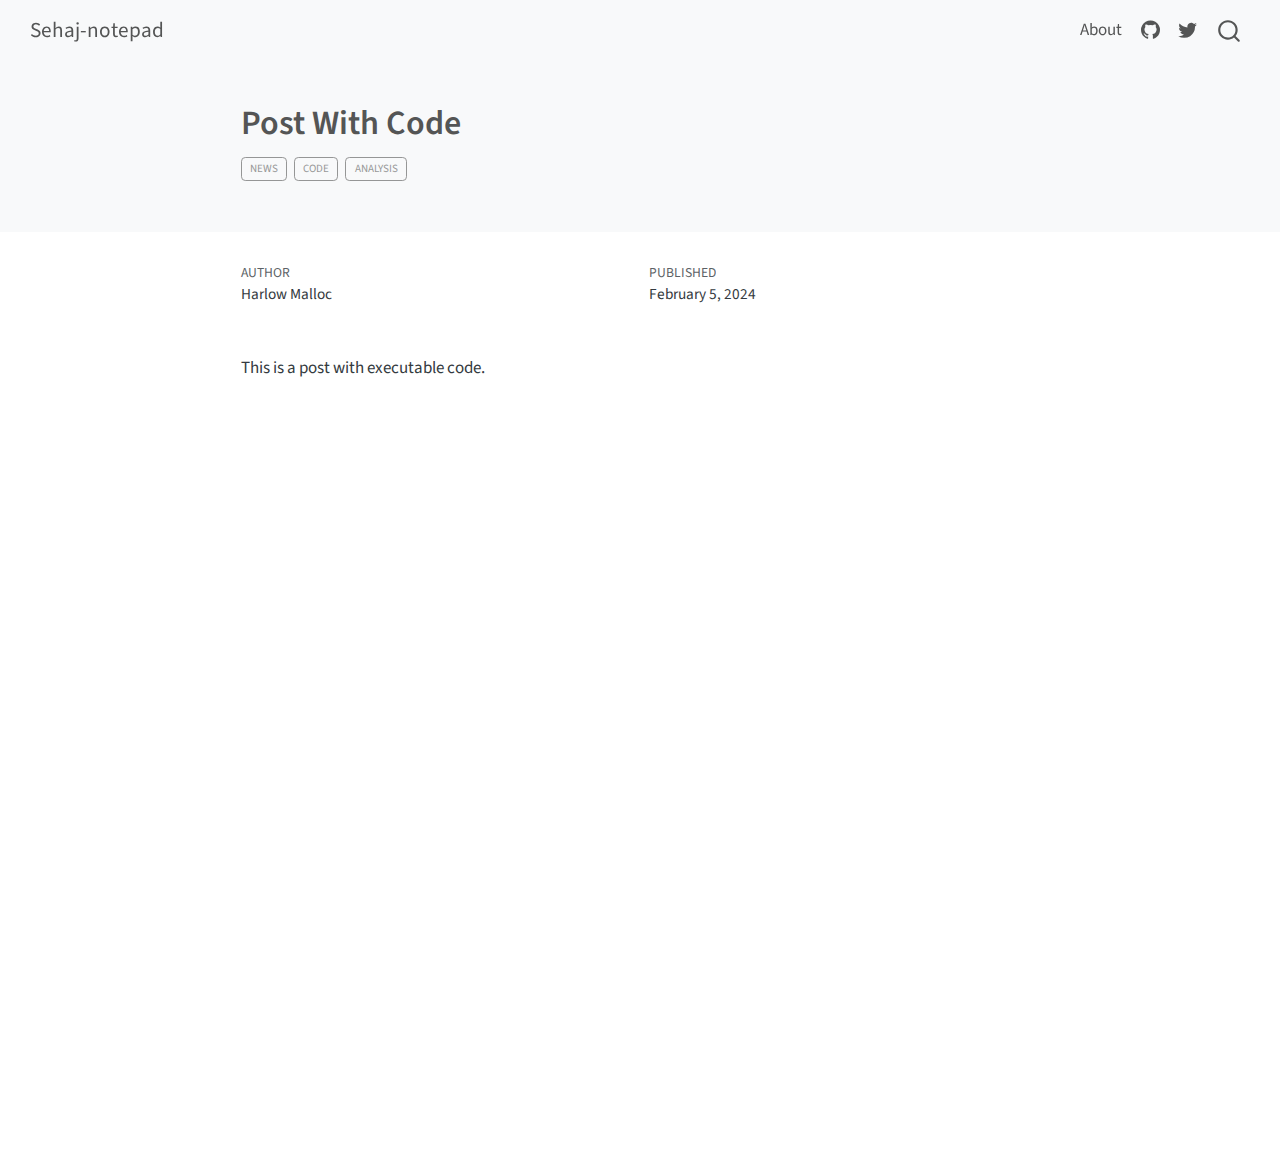
<file: posts/post-with-code/index.html>
<!DOCTYPE html>
<html xmlns="http://www.w3.org/1999/xhtml" lang="en" xml:lang="en"><head>

<meta charset="utf-8">
<meta name="generator" content="quarto-1.4.549">

<meta name="viewport" content="width=device-width, initial-scale=1.0, user-scalable=yes">

<meta name="author" content="Harlow Malloc">
<meta name="dcterms.date" content="2024-02-05">

<title>Sehaj-notepad - Post With Code</title>
<style>
code{white-space: pre-wrap;}
span.smallcaps{font-variant: small-caps;}
div.columns{display: flex; gap: min(4vw, 1.5em);}
div.column{flex: auto; overflow-x: auto;}
div.hanging-indent{margin-left: 1.5em; text-indent: -1.5em;}
ul.task-list{list-style: none;}
ul.task-list li input[type="checkbox"] {
  width: 0.8em;
  margin: 0 0.8em 0.2em -1em; /* quarto-specific, see https://github.com/quarto-dev/quarto-cli/issues/4556 */ 
  vertical-align: middle;
}
</style>


<script src="../../site_libs/quarto-nav/quarto-nav.js"></script>
<script src="../../site_libs/quarto-nav/headroom.min.js"></script>
<script src="../../site_libs/clipboard/clipboard.min.js"></script>
<script src="../../site_libs/quarto-search/autocomplete.umd.js"></script>
<script src="../../site_libs/quarto-search/fuse.min.js"></script>
<script src="../../site_libs/quarto-search/quarto-search.js"></script>
<meta name="quarto:offset" content="../../">
<script src="../../site_libs/quarto-html/quarto.js"></script>
<script src="../../site_libs/quarto-html/popper.min.js"></script>
<script src="../../site_libs/quarto-html/tippy.umd.min.js"></script>
<script src="../../site_libs/quarto-html/anchor.min.js"></script>
<link href="../../site_libs/quarto-html/tippy.css" rel="stylesheet">
<link href="../../site_libs/quarto-html/quarto-syntax-highlighting.css" rel="stylesheet" id="quarto-text-highlighting-styles">
<script src="../../site_libs/bootstrap/bootstrap.min.js"></script>
<link href="../../site_libs/bootstrap/bootstrap-icons.css" rel="stylesheet">
<link href="../../site_libs/bootstrap/bootstrap.min.css" rel="stylesheet" id="quarto-bootstrap" data-mode="light">
<script id="quarto-search-options" type="application/json">{
  "location": "navbar",
  "copy-button": false,
  "collapse-after": 3,
  "panel-placement": "end",
  "type": "overlay",
  "limit": 50,
  "keyboard-shortcut": [
    "f",
    "/",
    "s"
  ],
  "show-item-context": false,
  "language": {
    "search-no-results-text": "No results",
    "search-matching-documents-text": "matching documents",
    "search-copy-link-title": "Copy link to search",
    "search-hide-matches-text": "Hide additional matches",
    "search-more-match-text": "more match in this document",
    "search-more-matches-text": "more matches in this document",
    "search-clear-button-title": "Clear",
    "search-text-placeholder": "",
    "search-detached-cancel-button-title": "Cancel",
    "search-submit-button-title": "Submit",
    "search-label": "Search"
  }
}</script>


<link rel="stylesheet" href="../../styles.css">
</head>

<body class="nav-fixed fullcontent">

<div id="quarto-search-results"></div>
  <header id="quarto-header" class="headroom fixed-top quarto-banner">
    <nav class="navbar navbar-expand-lg " data-bs-theme="dark">
      <div class="navbar-container container-fluid">
      <div class="navbar-brand-container mx-auto">
    <a class="navbar-brand" href="../../index.html">
    <span class="navbar-title">Sehaj-notepad</span>
    </a>
  </div>
            <div id="quarto-search" class="" title="Search"></div>
          <button class="navbar-toggler" type="button" data-bs-toggle="collapse" data-bs-target="#navbarCollapse" aria-controls="navbarCollapse" aria-expanded="false" aria-label="Toggle navigation" onclick="if (window.quartoToggleHeadroom) { window.quartoToggleHeadroom(); }">
  <span class="navbar-toggler-icon"></span>
</button>
          <div class="collapse navbar-collapse" id="navbarCollapse">
            <ul class="navbar-nav navbar-nav-scroll ms-auto">
  <li class="nav-item">
    <a class="nav-link" href="../../about.html"> 
<span class="menu-text">About</span></a>
  </li>  
  <li class="nav-item compact">
    <a class="nav-link" href="https://github.com/"> <i class="bi bi-github" role="img">
</i> 
<span class="menu-text"></span></a>
  </li>  
  <li class="nav-item compact">
    <a class="nav-link" href="https://twitter.com"> <i class="bi bi-twitter" role="img">
</i> 
<span class="menu-text"></span></a>
  </li>  
</ul>
          </div> <!-- /navcollapse -->
          <div class="quarto-navbar-tools">
</div>
      </div> <!-- /container-fluid -->
    </nav>
</header>
<!-- content -->
<header id="title-block-header" class="quarto-title-block default page-columns page-full">
  <div class="quarto-title-banner page-columns page-full">
    <div class="quarto-title column-body">
      <h1 class="title">Post With Code</h1>
                                <div class="quarto-categories">
                <div class="quarto-category">news</div>
                <div class="quarto-category">code</div>
                <div class="quarto-category">analysis</div>
              </div>
                  </div>
  </div>
    
  
  <div class="quarto-title-meta">

      <div>
      <div class="quarto-title-meta-heading">Author</div>
      <div class="quarto-title-meta-contents">
               <p>Harlow Malloc </p>
            </div>
    </div>
      
      <div>
      <div class="quarto-title-meta-heading">Published</div>
      <div class="quarto-title-meta-contents">
        <p class="date">February 5, 2024</p>
      </div>
    </div>
    
      
    </div>
    
  
  </header><div id="quarto-content" class="quarto-container page-columns page-rows-contents page-layout-article page-navbar">
<!-- sidebar -->
<!-- margin-sidebar -->
    
<!-- main -->
<main class="content quarto-banner-title-block" id="quarto-document-content">





<p>This is a post with executable code.</p>



</main> <!-- /main -->
<script id="quarto-html-after-body" type="application/javascript">
window.document.addEventListener("DOMContentLoaded", function (event) {
  const toggleBodyColorMode = (bsSheetEl) => {
    const mode = bsSheetEl.getAttribute("data-mode");
    const bodyEl = window.document.querySelector("body");
    if (mode === "dark") {
      bodyEl.classList.add("quarto-dark");
      bodyEl.classList.remove("quarto-light");
    } else {
      bodyEl.classList.add("quarto-light");
      bodyEl.classList.remove("quarto-dark");
    }
  }
  const toggleBodyColorPrimary = () => {
    const bsSheetEl = window.document.querySelector("link#quarto-bootstrap");
    if (bsSheetEl) {
      toggleBodyColorMode(bsSheetEl);
    }
  }
  toggleBodyColorPrimary();  
  const icon = "";
  const anchorJS = new window.AnchorJS();
  anchorJS.options = {
    placement: 'right',
    icon: icon
  };
  anchorJS.add('.anchored');
  const isCodeAnnotation = (el) => {
    for (const clz of el.classList) {
      if (clz.startsWith('code-annotation-')) {                     
        return true;
      }
    }
    return false;
  }
  const clipboard = new window.ClipboardJS('.code-copy-button', {
    text: function(trigger) {
      const codeEl = trigger.previousElementSibling.cloneNode(true);
      for (const childEl of codeEl.children) {
        if (isCodeAnnotation(childEl)) {
          childEl.remove();
        }
      }
      return codeEl.innerText;
    }
  });
  clipboard.on('success', function(e) {
    // button target
    const button = e.trigger;
    // don't keep focus
    button.blur();
    // flash "checked"
    button.classList.add('code-copy-button-checked');
    var currentTitle = button.getAttribute("title");
    button.setAttribute("title", "Copied!");
    let tooltip;
    if (window.bootstrap) {
      button.setAttribute("data-bs-toggle", "tooltip");
      button.setAttribute("data-bs-placement", "left");
      button.setAttribute("data-bs-title", "Copied!");
      tooltip = new bootstrap.Tooltip(button, 
        { trigger: "manual", 
          customClass: "code-copy-button-tooltip",
          offset: [0, -8]});
      tooltip.show();    
    }
    setTimeout(function() {
      if (tooltip) {
        tooltip.hide();
        button.removeAttribute("data-bs-title");
        button.removeAttribute("data-bs-toggle");
        button.removeAttribute("data-bs-placement");
      }
      button.setAttribute("title", currentTitle);
      button.classList.remove('code-copy-button-checked');
    }, 1000);
    // clear code selection
    e.clearSelection();
  });
  function tippyHover(el, contentFn, onTriggerFn, onUntriggerFn) {
    const config = {
      allowHTML: true,
      maxWidth: 500,
      delay: 100,
      arrow: false,
      appendTo: function(el) {
          return el.parentElement;
      },
      interactive: true,
      interactiveBorder: 10,
      theme: 'quarto',
      placement: 'bottom-start',
    };
    if (contentFn) {
      config.content = contentFn;
    }
    if (onTriggerFn) {
      config.onTrigger = onTriggerFn;
    }
    if (onUntriggerFn) {
      config.onUntrigger = onUntriggerFn;
    }
    window.tippy(el, config); 
  }
  const noterefs = window.document.querySelectorAll('a[role="doc-noteref"]');
  for (var i=0; i<noterefs.length; i++) {
    const ref = noterefs[i];
    tippyHover(ref, function() {
      // use id or data attribute instead here
      let href = ref.getAttribute('data-footnote-href') || ref.getAttribute('href');
      try { href = new URL(href).hash; } catch {}
      const id = href.replace(/^#\/?/, "");
      const note = window.document.getElementById(id);
      return note.innerHTML;
    });
  }
  const xrefs = window.document.querySelectorAll('a.quarto-xref');
  const processXRef = (id, note) => {
    // Strip column container classes
    const stripColumnClz = (el) => {
      el.classList.remove("page-full", "page-columns");
      if (el.children) {
        for (const child of el.children) {
          stripColumnClz(child);
        }
      }
    }
    stripColumnClz(note)
    if (id === null || id.startsWith('sec-')) {
      // Special case sections, only their first couple elements
      const container = document.createElement("div");
      if (note.children && note.children.length > 2) {
        container.appendChild(note.children[0].cloneNode(true));
        for (let i = 1; i < note.children.length; i++) {
          const child = note.children[i];
          if (child.tagName === "P" && child.innerText === "") {
            continue;
          } else {
            container.appendChild(child.cloneNode(true));
            break;
          }
        }
        if (window.Quarto?.typesetMath) {
          window.Quarto.typesetMath(container);
        }
        return container.innerHTML
      } else {
        if (window.Quarto?.typesetMath) {
          window.Quarto.typesetMath(note);
        }
        return note.innerHTML;
      }
    } else {
      // Remove any anchor links if they are present
      const anchorLink = note.querySelector('a.anchorjs-link');
      if (anchorLink) {
        anchorLink.remove();
      }
      if (window.Quarto?.typesetMath) {
        window.Quarto.typesetMath(note);
      }
      // TODO in 1.5, we should make sure this works without a callout special case
      if (note.classList.contains("callout")) {
        return note.outerHTML;
      } else {
        return note.innerHTML;
      }
    }
  }
  for (var i=0; i<xrefs.length; i++) {
    const xref = xrefs[i];
    tippyHover(xref, undefined, function(instance) {
      instance.disable();
      let url = xref.getAttribute('href');
      let hash = undefined; 
      if (url.startsWith('#')) {
        hash = url;
      } else {
        try { hash = new URL(url).hash; } catch {}
      }
      if (hash) {
        const id = hash.replace(/^#\/?/, "");
        const note = window.document.getElementById(id);
        if (note !== null) {
          try {
            const html = processXRef(id, note.cloneNode(true));
            instance.setContent(html);
          } finally {
            instance.enable();
            instance.show();
          }
        } else {
          // See if we can fetch this
          fetch(url.split('#')[0])
          .then(res => res.text())
          .then(html => {
            const parser = new DOMParser();
            const htmlDoc = parser.parseFromString(html, "text/html");
            const note = htmlDoc.getElementById(id);
            if (note !== null) {
              const html = processXRef(id, note);
              instance.setContent(html);
            } 
          }).finally(() => {
            instance.enable();
            instance.show();
          });
        }
      } else {
        // See if we can fetch a full url (with no hash to target)
        // This is a special case and we should probably do some content thinning / targeting
        fetch(url)
        .then(res => res.text())
        .then(html => {
          const parser = new DOMParser();
          const htmlDoc = parser.parseFromString(html, "text/html");
          const note = htmlDoc.querySelector('main.content');
          if (note !== null) {
            // This should only happen for chapter cross references
            // (since there is no id in the URL)
            // remove the first header
            if (note.children.length > 0 && note.children[0].tagName === "HEADER") {
              note.children[0].remove();
            }
            const html = processXRef(null, note);
            instance.setContent(html);
          } 
        }).finally(() => {
          instance.enable();
          instance.show();
        });
      }
    }, function(instance) {
    });
  }
      let selectedAnnoteEl;
      const selectorForAnnotation = ( cell, annotation) => {
        let cellAttr = 'data-code-cell="' + cell + '"';
        let lineAttr = 'data-code-annotation="' +  annotation + '"';
        const selector = 'span[' + cellAttr + '][' + lineAttr + ']';
        return selector;
      }
      const selectCodeLines = (annoteEl) => {
        const doc = window.document;
        const targetCell = annoteEl.getAttribute("data-target-cell");
        const targetAnnotation = annoteEl.getAttribute("data-target-annotation");
        const annoteSpan = window.document.querySelector(selectorForAnnotation(targetCell, targetAnnotation));
        const lines = annoteSpan.getAttribute("data-code-lines").split(",");
        const lineIds = lines.map((line) => {
          return targetCell + "-" + line;
        })
        let top = null;
        let height = null;
        let parent = null;
        if (lineIds.length > 0) {
            //compute the position of the single el (top and bottom and make a div)
            const el = window.document.getElementById(lineIds[0]);
            top = el.offsetTop;
            height = el.offsetHeight;
            parent = el.parentElement.parentElement;
          if (lineIds.length > 1) {
            const lastEl = window.document.getElementById(lineIds[lineIds.length - 1]);
            const bottom = lastEl.offsetTop + lastEl.offsetHeight;
            height = bottom - top;
          }
          if (top !== null && height !== null && parent !== null) {
            // cook up a div (if necessary) and position it 
            let div = window.document.getElementById("code-annotation-line-highlight");
            if (div === null) {
              div = window.document.createElement("div");
              div.setAttribute("id", "code-annotation-line-highlight");
              div.style.position = 'absolute';
              parent.appendChild(div);
            }
            div.style.top = top - 2 + "px";
            div.style.height = height + 4 + "px";
            div.style.left = 0;
            let gutterDiv = window.document.getElementById("code-annotation-line-highlight-gutter");
            if (gutterDiv === null) {
              gutterDiv = window.document.createElement("div");
              gutterDiv.setAttribute("id", "code-annotation-line-highlight-gutter");
              gutterDiv.style.position = 'absolute';
              const codeCell = window.document.getElementById(targetCell);
              const gutter = codeCell.querySelector('.code-annotation-gutter');
              gutter.appendChild(gutterDiv);
            }
            gutterDiv.style.top = top - 2 + "px";
            gutterDiv.style.height = height + 4 + "px";
          }
          selectedAnnoteEl = annoteEl;
        }
      };
      const unselectCodeLines = () => {
        const elementsIds = ["code-annotation-line-highlight", "code-annotation-line-highlight-gutter"];
        elementsIds.forEach((elId) => {
          const div = window.document.getElementById(elId);
          if (div) {
            div.remove();
          }
        });
        selectedAnnoteEl = undefined;
      };
        // Handle positioning of the toggle
    window.addEventListener(
      "resize",
      throttle(() => {
        elRect = undefined;
        if (selectedAnnoteEl) {
          selectCodeLines(selectedAnnoteEl);
        }
      }, 10)
    );
    function throttle(fn, ms) {
    let throttle = false;
    let timer;
      return (...args) => {
        if(!throttle) { // first call gets through
            fn.apply(this, args);
            throttle = true;
        } else { // all the others get throttled
            if(timer) clearTimeout(timer); // cancel #2
            timer = setTimeout(() => {
              fn.apply(this, args);
              timer = throttle = false;
            }, ms);
        }
      };
    }
      // Attach click handler to the DT
      const annoteDls = window.document.querySelectorAll('dt[data-target-cell]');
      for (const annoteDlNode of annoteDls) {
        annoteDlNode.addEventListener('click', (event) => {
          const clickedEl = event.target;
          if (clickedEl !== selectedAnnoteEl) {
            unselectCodeLines();
            const activeEl = window.document.querySelector('dt[data-target-cell].code-annotation-active');
            if (activeEl) {
              activeEl.classList.remove('code-annotation-active');
            }
            selectCodeLines(clickedEl);
            clickedEl.classList.add('code-annotation-active');
          } else {
            // Unselect the line
            unselectCodeLines();
            clickedEl.classList.remove('code-annotation-active');
          }
        });
      }
  const findCites = (el) => {
    const parentEl = el.parentElement;
    if (parentEl) {
      const cites = parentEl.dataset.cites;
      if (cites) {
        return {
          el,
          cites: cites.split(' ')
        };
      } else {
        return findCites(el.parentElement)
      }
    } else {
      return undefined;
    }
  };
  var bibliorefs = window.document.querySelectorAll('a[role="doc-biblioref"]');
  for (var i=0; i<bibliorefs.length; i++) {
    const ref = bibliorefs[i];
    const citeInfo = findCites(ref);
    if (citeInfo) {
      tippyHover(citeInfo.el, function() {
        var popup = window.document.createElement('div');
        citeInfo.cites.forEach(function(cite) {
          var citeDiv = window.document.createElement('div');
          citeDiv.classList.add('hanging-indent');
          citeDiv.classList.add('csl-entry');
          var biblioDiv = window.document.getElementById('ref-' + cite);
          if (biblioDiv) {
            citeDiv.innerHTML = biblioDiv.innerHTML;
          }
          popup.appendChild(citeDiv);
        });
        return popup.innerHTML;
      });
    }
  }
});
</script>
</div> <!-- /content -->




</body></html>
</file>
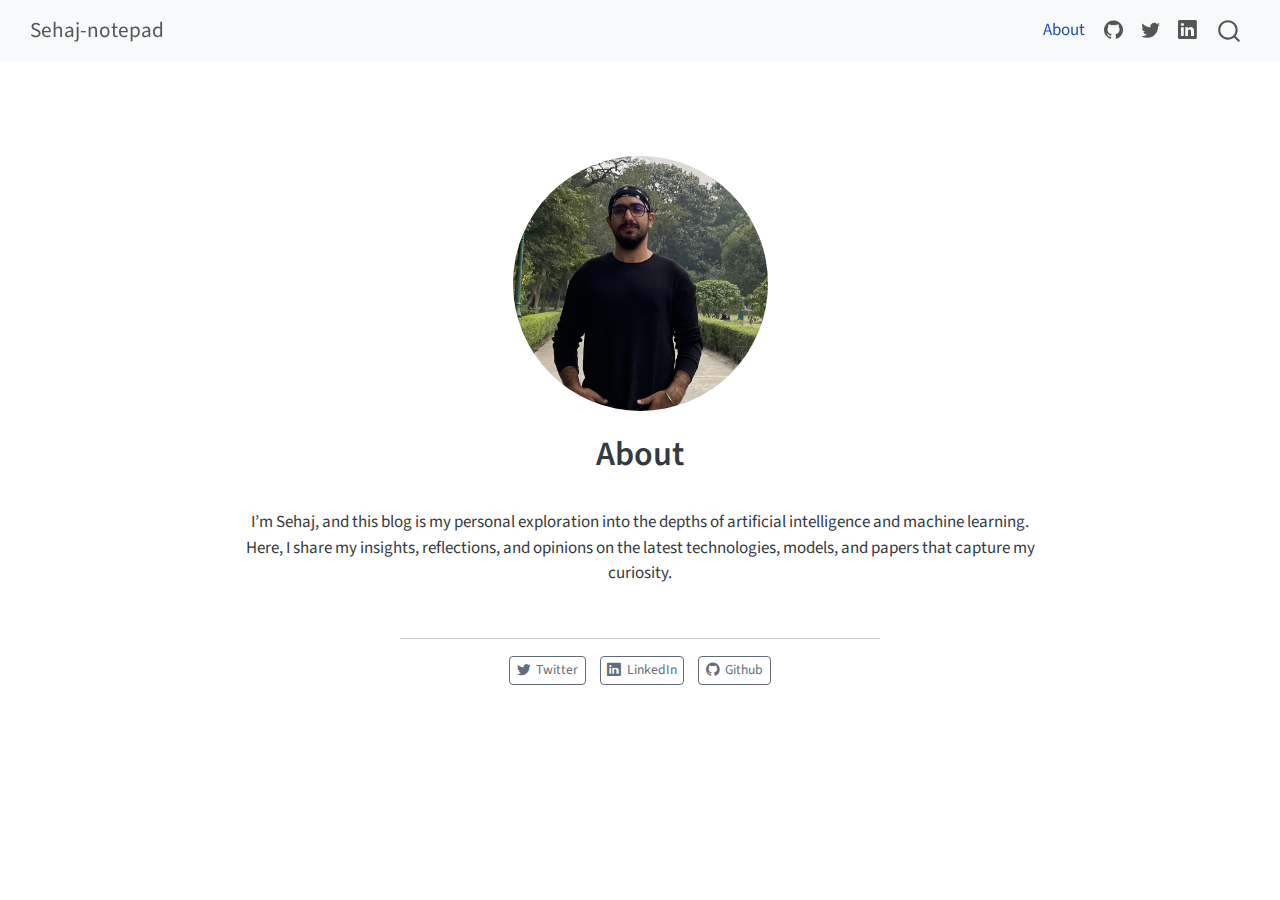
<file: about.html>
<!DOCTYPE html>
<html xmlns="http://www.w3.org/1999/xhtml" lang="en" xml:lang="en"><head>

<meta charset="utf-8">
<meta name="generator" content="quarto-1.4.549">

<meta name="viewport" content="width=device-width, initial-scale=1.0, user-scalable=yes">


<title>Sehaj-notepad - About</title>
<style>
code{white-space: pre-wrap;}
span.smallcaps{font-variant: small-caps;}
div.columns{display: flex; gap: min(4vw, 1.5em);}
div.column{flex: auto; overflow-x: auto;}
div.hanging-indent{margin-left: 1.5em; text-indent: -1.5em;}
ul.task-list{list-style: none;}
ul.task-list li input[type="checkbox"] {
  width: 0.8em;
  margin: 0 0.8em 0.2em -1em; /* quarto-specific, see https://github.com/quarto-dev/quarto-cli/issues/4556 */ 
  vertical-align: middle;
}
</style>


<script src="site_libs/quarto-nav/quarto-nav.js"></script>
<script src="site_libs/quarto-nav/headroom.min.js"></script>
<script src="site_libs/clipboard/clipboard.min.js"></script>
<script src="site_libs/quarto-search/autocomplete.umd.js"></script>
<script src="site_libs/quarto-search/fuse.min.js"></script>
<script src="site_libs/quarto-search/quarto-search.js"></script>
<meta name="quarto:offset" content="./">
<script src="site_libs/quarto-html/quarto.js"></script>
<script src="site_libs/quarto-html/popper.min.js"></script>
<script src="site_libs/quarto-html/tippy.umd.min.js"></script>
<link href="site_libs/quarto-html/tippy.css" rel="stylesheet">
<link href="site_libs/quarto-html/quarto-syntax-highlighting.css" rel="stylesheet" id="quarto-text-highlighting-styles">
<script src="site_libs/bootstrap/bootstrap.min.js"></script>
<link href="site_libs/bootstrap/bootstrap-icons.css" rel="stylesheet">
<link href="site_libs/bootstrap/bootstrap.min.css" rel="stylesheet" id="quarto-bootstrap" data-mode="light">
<script id="quarto-search-options" type="application/json">{
  "location": "navbar",
  "copy-button": false,
  "collapse-after": 3,
  "panel-placement": "end",
  "type": "overlay",
  "limit": 50,
  "keyboard-shortcut": [
    "f",
    "/",
    "s"
  ],
  "show-item-context": false,
  "language": {
    "search-no-results-text": "No results",
    "search-matching-documents-text": "matching documents",
    "search-copy-link-title": "Copy link to search",
    "search-hide-matches-text": "Hide additional matches",
    "search-more-match-text": "more match in this document",
    "search-more-matches-text": "more matches in this document",
    "search-clear-button-title": "Clear",
    "search-text-placeholder": "",
    "search-detached-cancel-button-title": "Cancel",
    "search-submit-button-title": "Submit",
    "search-label": "Search"
  }
}</script>


<link rel="stylesheet" href="styles.css">
</head>

<body class="nav-fixed fullcontent">

<div id="quarto-search-results"></div>
  <header id="quarto-header" class="headroom fixed-top">
    <nav class="navbar navbar-expand-lg " data-bs-theme="dark">
      <div class="navbar-container container-fluid">
      <div class="navbar-brand-container mx-auto">
    <a class="navbar-brand" href="./index.html">
    <span class="navbar-title">Sehaj-notepad</span>
    </a>
  </div>
            <div id="quarto-search" class="" title="Search"></div>
          <button class="navbar-toggler" type="button" data-bs-toggle="collapse" data-bs-target="#navbarCollapse" aria-controls="navbarCollapse" aria-expanded="false" aria-label="Toggle navigation" onclick="if (window.quartoToggleHeadroom) { window.quartoToggleHeadroom(); }">
  <span class="navbar-toggler-icon"></span>
</button>
          <div class="collapse navbar-collapse" id="navbarCollapse">
            <ul class="navbar-nav navbar-nav-scroll ms-auto">
  <li class="nav-item">
    <a class="nav-link active" href="./about.html" aria-current="page"> 
<span class="menu-text">About</span></a>
  </li>  
  <li class="nav-item compact">
    <a class="nav-link" href="https://github.com/sehajsasan"> <i class="bi bi-github" role="img">
</i> 
<span class="menu-text"></span></a>
  </li>  
  <li class="nav-item compact">
    <a class="nav-link" href="https://twitter.com/sehajsasan"> <i class="bi bi-twitter" role="img">
</i> 
<span class="menu-text"></span></a>
  </li>  
  <li class="nav-item compact">
    <a class="nav-link" href="https://www.linkedin.com/in/sehajdeeep-singh-3a54957a/"> <i class="bi bi-linkedin" role="img">
</i> 
<span class="menu-text"></span></a>
  </li>  
</ul>
          </div> <!-- /navcollapse -->
          <div class="quarto-navbar-tools">
</div>
      </div> <!-- /container-fluid -->
    </nav>
</header>
<!-- content -->
<div id="quarto-content" class="quarto-container page-columns page-rows-contents page-layout-article page-navbar">
<!-- sidebar -->
<!-- margin-sidebar -->
    
<!-- main -->
<div class="quarto-about-jolla content">
  <img src="profile.jpg" class="about-image
  round " style="height: 15em; width: 15em;">
 <header id="title-block-header" class="quarto-title-block default">
<div class="quarto-title">
<h1 class="title">About</h1>
</div>
<div class="quarto-title-meta">
  </div>
</header><main class="content" id="quarto-document-content">
<p>I’m Sehaj, and this blog is my personal exploration into the depths of artificial intelligence and machine learning. Here, I share my insights, reflections, and opinions on the latest technologies, models, and papers that capture my curiosity.</p>


</main> 
  <hr class="about-sep">
   <div class="about-links">
  <a href="https://twitter.com/sehajsasan" class="about-link" rel="" target="">
    <i class="bi bi-twitter"></i>
     <span class="about-link-text">Twitter</span>
  </a>
  <a href="https://linkedin.com" class="about-link" rel="" target="">
    <i class="bi bi-linkedin"></i>
     <span class="about-link-text">LinkedIn</span>
  </a>
  <a href="https://github.com/sehajsasan" class="about-link" rel="" target="">
    <i class="bi bi-github"></i>
     <span class="about-link-text">Github</span>
  </a>
</div>
</div>
 <!-- /main -->
<script id="quarto-html-after-body" type="application/javascript">
window.document.addEventListener("DOMContentLoaded", function (event) {
  const toggleBodyColorMode = (bsSheetEl) => {
    const mode = bsSheetEl.getAttribute("data-mode");
    const bodyEl = window.document.querySelector("body");
    if (mode === "dark") {
      bodyEl.classList.add("quarto-dark");
      bodyEl.classList.remove("quarto-light");
    } else {
      bodyEl.classList.add("quarto-light");
      bodyEl.classList.remove("quarto-dark");
    }
  }
  const toggleBodyColorPrimary = () => {
    const bsSheetEl = window.document.querySelector("link#quarto-bootstrap");
    if (bsSheetEl) {
      toggleBodyColorMode(bsSheetEl);
    }
  }
  toggleBodyColorPrimary();  
  const isCodeAnnotation = (el) => {
    for (const clz of el.classList) {
      if (clz.startsWith('code-annotation-')) {                     
        return true;
      }
    }
    return false;
  }
  const clipboard = new window.ClipboardJS('.code-copy-button', {
    text: function(trigger) {
      const codeEl = trigger.previousElementSibling.cloneNode(true);
      for (const childEl of codeEl.children) {
        if (isCodeAnnotation(childEl)) {
          childEl.remove();
        }
      }
      return codeEl.innerText;
    }
  });
  clipboard.on('success', function(e) {
    // button target
    const button = e.trigger;
    // don't keep focus
    button.blur();
    // flash "checked"
    button.classList.add('code-copy-button-checked');
    var currentTitle = button.getAttribute("title");
    button.setAttribute("title", "Copied!");
    let tooltip;
    if (window.bootstrap) {
      button.setAttribute("data-bs-toggle", "tooltip");
      button.setAttribute("data-bs-placement", "left");
      button.setAttribute("data-bs-title", "Copied!");
      tooltip = new bootstrap.Tooltip(button, 
        { trigger: "manual", 
          customClass: "code-copy-button-tooltip",
          offset: [0, -8]});
      tooltip.show();    
    }
    setTimeout(function() {
      if (tooltip) {
        tooltip.hide();
        button.removeAttribute("data-bs-title");
        button.removeAttribute("data-bs-toggle");
        button.removeAttribute("data-bs-placement");
      }
      button.setAttribute("title", currentTitle);
      button.classList.remove('code-copy-button-checked');
    }, 1000);
    // clear code selection
    e.clearSelection();
  });
  function tippyHover(el, contentFn, onTriggerFn, onUntriggerFn) {
    const config = {
      allowHTML: true,
      maxWidth: 500,
      delay: 100,
      arrow: false,
      appendTo: function(el) {
          return el.parentElement;
      },
      interactive: true,
      interactiveBorder: 10,
      theme: 'quarto',
      placement: 'bottom-start',
    };
    if (contentFn) {
      config.content = contentFn;
    }
    if (onTriggerFn) {
      config.onTrigger = onTriggerFn;
    }
    if (onUntriggerFn) {
      config.onUntrigger = onUntriggerFn;
    }
    window.tippy(el, config); 
  }
  const noterefs = window.document.querySelectorAll('a[role="doc-noteref"]');
  for (var i=0; i<noterefs.length; i++) {
    const ref = noterefs[i];
    tippyHover(ref, function() {
      // use id or data attribute instead here
      let href = ref.getAttribute('data-footnote-href') || ref.getAttribute('href');
      try { href = new URL(href).hash; } catch {}
      const id = href.replace(/^#\/?/, "");
      const note = window.document.getElementById(id);
      return note.innerHTML;
    });
  }
  const xrefs = window.document.querySelectorAll('a.quarto-xref');
  const processXRef = (id, note) => {
    // Strip column container classes
    const stripColumnClz = (el) => {
      el.classList.remove("page-full", "page-columns");
      if (el.children) {
        for (const child of el.children) {
          stripColumnClz(child);
        }
      }
    }
    stripColumnClz(note)
    if (id === null || id.startsWith('sec-')) {
      // Special case sections, only their first couple elements
      const container = document.createElement("div");
      if (note.children && note.children.length > 2) {
        container.appendChild(note.children[0].cloneNode(true));
        for (let i = 1; i < note.children.length; i++) {
          const child = note.children[i];
          if (child.tagName === "P" && child.innerText === "") {
            continue;
          } else {
            container.appendChild(child.cloneNode(true));
            break;
          }
        }
        if (window.Quarto?.typesetMath) {
          window.Quarto.typesetMath(container);
        }
        return container.innerHTML
      } else {
        if (window.Quarto?.typesetMath) {
          window.Quarto.typesetMath(note);
        }
        return note.innerHTML;
      }
    } else {
      // Remove any anchor links if they are present
      const anchorLink = note.querySelector('a.anchorjs-link');
      if (anchorLink) {
        anchorLink.remove();
      }
      if (window.Quarto?.typesetMath) {
        window.Quarto.typesetMath(note);
      }
      // TODO in 1.5, we should make sure this works without a callout special case
      if (note.classList.contains("callout")) {
        return note.outerHTML;
      } else {
        return note.innerHTML;
      }
    }
  }
  for (var i=0; i<xrefs.length; i++) {
    const xref = xrefs[i];
    tippyHover(xref, undefined, function(instance) {
      instance.disable();
      let url = xref.getAttribute('href');
      let hash = undefined; 
      if (url.startsWith('#')) {
        hash = url;
      } else {
        try { hash = new URL(url).hash; } catch {}
      }
      if (hash) {
        const id = hash.replace(/^#\/?/, "");
        const note = window.document.getElementById(id);
        if (note !== null) {
          try {
            const html = processXRef(id, note.cloneNode(true));
            instance.setContent(html);
          } finally {
            instance.enable();
            instance.show();
          }
        } else {
          // See if we can fetch this
          fetch(url.split('#')[0])
          .then(res => res.text())
          .then(html => {
            const parser = new DOMParser();
            const htmlDoc = parser.parseFromString(html, "text/html");
            const note = htmlDoc.getElementById(id);
            if (note !== null) {
              const html = processXRef(id, note);
              instance.setContent(html);
            } 
          }).finally(() => {
            instance.enable();
            instance.show();
          });
        }
      } else {
        // See if we can fetch a full url (with no hash to target)
        // This is a special case and we should probably do some content thinning / targeting
        fetch(url)
        .then(res => res.text())
        .then(html => {
          const parser = new DOMParser();
          const htmlDoc = parser.parseFromString(html, "text/html");
          const note = htmlDoc.querySelector('main.content');
          if (note !== null) {
            // This should only happen for chapter cross references
            // (since there is no id in the URL)
            // remove the first header
            if (note.children.length > 0 && note.children[0].tagName === "HEADER") {
              note.children[0].remove();
            }
            const html = processXRef(null, note);
            instance.setContent(html);
          } 
        }).finally(() => {
          instance.enable();
          instance.show();
        });
      }
    }, function(instance) {
    });
  }
      let selectedAnnoteEl;
      const selectorForAnnotation = ( cell, annotation) => {
        let cellAttr = 'data-code-cell="' + cell + '"';
        let lineAttr = 'data-code-annotation="' +  annotation + '"';
        const selector = 'span[' + cellAttr + '][' + lineAttr + ']';
        return selector;
      }
      const selectCodeLines = (annoteEl) => {
        const doc = window.document;
        const targetCell = annoteEl.getAttribute("data-target-cell");
        const targetAnnotation = annoteEl.getAttribute("data-target-annotation");
        const annoteSpan = window.document.querySelector(selectorForAnnotation(targetCell, targetAnnotation));
        const lines = annoteSpan.getAttribute("data-code-lines").split(",");
        const lineIds = lines.map((line) => {
          return targetCell + "-" + line;
        })
        let top = null;
        let height = null;
        let parent = null;
        if (lineIds.length > 0) {
            //compute the position of the single el (top and bottom and make a div)
            const el = window.document.getElementById(lineIds[0]);
            top = el.offsetTop;
            height = el.offsetHeight;
            parent = el.parentElement.parentElement;
          if (lineIds.length > 1) {
            const lastEl = window.document.getElementById(lineIds[lineIds.length - 1]);
            const bottom = lastEl.offsetTop + lastEl.offsetHeight;
            height = bottom - top;
          }
          if (top !== null && height !== null && parent !== null) {
            // cook up a div (if necessary) and position it 
            let div = window.document.getElementById("code-annotation-line-highlight");
            if (div === null) {
              div = window.document.createElement("div");
              div.setAttribute("id", "code-annotation-line-highlight");
              div.style.position = 'absolute';
              parent.appendChild(div);
            }
            div.style.top = top - 2 + "px";
            div.style.height = height + 4 + "px";
            div.style.left = 0;
            let gutterDiv = window.document.getElementById("code-annotation-line-highlight-gutter");
            if (gutterDiv === null) {
              gutterDiv = window.document.createElement("div");
              gutterDiv.setAttribute("id", "code-annotation-line-highlight-gutter");
              gutterDiv.style.position = 'absolute';
              const codeCell = window.document.getElementById(targetCell);
              const gutter = codeCell.querySelector('.code-annotation-gutter');
              gutter.appendChild(gutterDiv);
            }
            gutterDiv.style.top = top - 2 + "px";
            gutterDiv.style.height = height + 4 + "px";
          }
          selectedAnnoteEl = annoteEl;
        }
      };
      const unselectCodeLines = () => {
        const elementsIds = ["code-annotation-line-highlight", "code-annotation-line-highlight-gutter"];
        elementsIds.forEach((elId) => {
          const div = window.document.getElementById(elId);
          if (div) {
            div.remove();
          }
        });
        selectedAnnoteEl = undefined;
      };
        // Handle positioning of the toggle
    window.addEventListener(
      "resize",
      throttle(() => {
        elRect = undefined;
        if (selectedAnnoteEl) {
          selectCodeLines(selectedAnnoteEl);
        }
      }, 10)
    );
    function throttle(fn, ms) {
    let throttle = false;
    let timer;
      return (...args) => {
        if(!throttle) { // first call gets through
            fn.apply(this, args);
            throttle = true;
        } else { // all the others get throttled
            if(timer) clearTimeout(timer); // cancel #2
            timer = setTimeout(() => {
              fn.apply(this, args);
              timer = throttle = false;
            }, ms);
        }
      };
    }
      // Attach click handler to the DT
      const annoteDls = window.document.querySelectorAll('dt[data-target-cell]');
      for (const annoteDlNode of annoteDls) {
        annoteDlNode.addEventListener('click', (event) => {
          const clickedEl = event.target;
          if (clickedEl !== selectedAnnoteEl) {
            unselectCodeLines();
            const activeEl = window.document.querySelector('dt[data-target-cell].code-annotation-active');
            if (activeEl) {
              activeEl.classList.remove('code-annotation-active');
            }
            selectCodeLines(clickedEl);
            clickedEl.classList.add('code-annotation-active');
          } else {
            // Unselect the line
            unselectCodeLines();
            clickedEl.classList.remove('code-annotation-active');
          }
        });
      }
  const findCites = (el) => {
    const parentEl = el.parentElement;
    if (parentEl) {
      const cites = parentEl.dataset.cites;
      if (cites) {
        return {
          el,
          cites: cites.split(' ')
        };
      } else {
        return findCites(el.parentElement)
      }
    } else {
      return undefined;
    }
  };
  var bibliorefs = window.document.querySelectorAll('a[role="doc-biblioref"]');
  for (var i=0; i<bibliorefs.length; i++) {
    const ref = bibliorefs[i];
    const citeInfo = findCites(ref);
    if (citeInfo) {
      tippyHover(citeInfo.el, function() {
        var popup = window.document.createElement('div');
        citeInfo.cites.forEach(function(cite) {
          var citeDiv = window.document.createElement('div');
          citeDiv.classList.add('hanging-indent');
          citeDiv.classList.add('csl-entry');
          var biblioDiv = window.document.getElementById('ref-' + cite);
          if (biblioDiv) {
            citeDiv.innerHTML = biblioDiv.innerHTML;
          }
          popup.appendChild(citeDiv);
        });
        return popup.innerHTML;
      });
    }
  }
});
</script>
<script src="https://utteranc.es/client.js" repo="quarto-dev/quarto-web" issue-term="pathname" theme="github-light" crossorigin="anonymous" async="">
</script>
</div> <!-- /content -->




</body></html>
</file>
<file: site_libs/quarto-html/tippy.css>
.tippy-box[data-animation=fade][data-state=hidden]{opacity:0}[data-tippy-root]{max-width:calc(100vw - 10px)}.tippy-box{position:relative;background-color:#333;color:#fff;border-radius:4px;font-size:14px;line-height:1.4;white-space:normal;outline:0;transition-property:transform,visibility,opacity}.tippy-box[data-placement^=top]>.tippy-arrow{bottom:0}.tippy-box[data-placement^=top]>.tippy-arrow:before{bottom:-7px;left:0;border-width:8px 8px 0;border-top-color:initial;transform-origin:center top}.tippy-box[data-placement^=bottom]>.tippy-arrow{top:0}.tippy-box[data-placement^=bottom]>.tippy-arrow:before{top:-7px;left:0;border-width:0 8px 8px;border-bottom-color:initial;transform-origin:center bottom}.tippy-box[data-placement^=left]>.tippy-arrow{right:0}.tippy-box[data-placement^=left]>.tippy-arrow:before{border-width:8px 0 8px 8px;border-left-color:initial;right:-7px;transform-origin:center left}.tippy-box[data-placement^=right]>.tippy-arrow{left:0}.tippy-box[data-placement^=right]>.tippy-arrow:before{left:-7px;border-width:8px 8px 8px 0;border-right-color:initial;transform-origin:center right}.tippy-box[data-inertia][data-state=visible]{transition-timing-function:cubic-bezier(.54,1.5,.38,1.11)}.tippy-arrow{width:16px;height:16px;color:#333}.tippy-arrow:before{content:"";position:absolute;border-color:transparent;border-style:solid}.tippy-content{position:relative;padding:5px 9px;z-index:1}
</file>
<file: site_libs/quarto-html/quarto-syntax-highlighting.css>
/* quarto syntax highlight colors */
:root {
  --quarto-hl-ot-color: #003B4F;
  --quarto-hl-at-color: #657422;
  --quarto-hl-ss-color: #20794D;
  --quarto-hl-an-color: #5E5E5E;
  --quarto-hl-fu-color: #4758AB;
  --quarto-hl-st-color: #20794D;
  --quarto-hl-cf-color: #003B4F;
  --quarto-hl-op-color: #5E5E5E;
  --quarto-hl-er-color: #AD0000;
  --quarto-hl-bn-color: #AD0000;
  --quarto-hl-al-color: #AD0000;
  --quarto-hl-va-color: #111111;
  --quarto-hl-bu-color: inherit;
  --quarto-hl-ex-color: inherit;
  --quarto-hl-pp-color: #AD0000;
  --quarto-hl-in-color: #5E5E5E;
  --quarto-hl-vs-color: #20794D;
  --quarto-hl-wa-color: #5E5E5E;
  --quarto-hl-do-color: #5E5E5E;
  --quarto-hl-im-color: #00769E;
  --quarto-hl-ch-color: #20794D;
  --quarto-hl-dt-color: #AD0000;
  --quarto-hl-fl-color: #AD0000;
  --quarto-hl-co-color: #5E5E5E;
  --quarto-hl-cv-color: #5E5E5E;
  --quarto-hl-cn-color: #8f5902;
  --quarto-hl-sc-color: #5E5E5E;
  --quarto-hl-dv-color: #AD0000;
  --quarto-hl-kw-color: #003B4F;
}

/* other quarto variables */
:root {
  --quarto-font-monospace: SFMono-Regular, Menlo, Monaco, Consolas, "Liberation Mono", "Courier New", monospace;
}

pre > code.sourceCode > span {
  color: #003B4F;
}

code span {
  color: #003B4F;
}

code.sourceCode > span {
  color: #003B4F;
}

div.sourceCode,
div.sourceCode pre.sourceCode {
  color: #003B4F;
}

code span.ot {
  color: #003B4F;
  font-style: inherit;
}

code span.at {
  color: #657422;
  font-style: inherit;
}

code span.ss {
  color: #20794D;
  font-style: inherit;
}

code span.an {
  color: #5E5E5E;
  font-style: inherit;
}

code span.fu {
  color: #4758AB;
  font-style: inherit;
}

code span.st {
  color: #20794D;
  font-style: inherit;
}

code span.cf {
  color: #003B4F;
  font-style: inherit;
}

code span.op {
  color: #5E5E5E;
  font-style: inherit;
}

code span.er {
  color: #AD0000;
  font-style: inherit;
}

code span.bn {
  color: #AD0000;
  font-style: inherit;
}

code span.al {
  color: #AD0000;
  font-style: inherit;
}

code span.va {
  color: #111111;
  font-style: inherit;
}

code span.bu {
  font-style: inherit;
}

code span.ex {
  font-style: inherit;
}

code span.pp {
  color: #AD0000;
  font-style: inherit;
}

code span.in {
  color: #5E5E5E;
  font-style: inherit;
}

code span.vs {
  color: #20794D;
  font-style: inherit;
}

code span.wa {
  color: #5E5E5E;
  font-style: italic;
}

code span.do {
  color: #5E5E5E;
  font-style: italic;
}

code span.im {
  color: #00769E;
  font-style: inherit;
}

code span.ch {
  color: #20794D;
  font-style: inherit;
}

code span.dt {
  color: #AD0000;
  font-style: inherit;
}

code span.fl {
  color: #AD0000;
  font-style: inherit;
}

code span.co {
  color: #5E5E5E;
  font-style: inherit;
}

code span.cv {
  color: #5E5E5E;
  font-style: italic;
}

code span.cn {
  color: #8f5902;
  font-style: inherit;
}

code span.sc {
  color: #5E5E5E;
  font-style: inherit;
}

code span.dv {
  color: #AD0000;
  font-style: inherit;
}

code span.kw {
  color: #003B4F;
  font-style: inherit;
}

.prevent-inlining {
  content: "</";
}

/*# sourceMappingURL=debc5d5d77c3f9108843748ff7464032.css.map */
</file>
<file: styles.css>
/* css styles */
</file>
